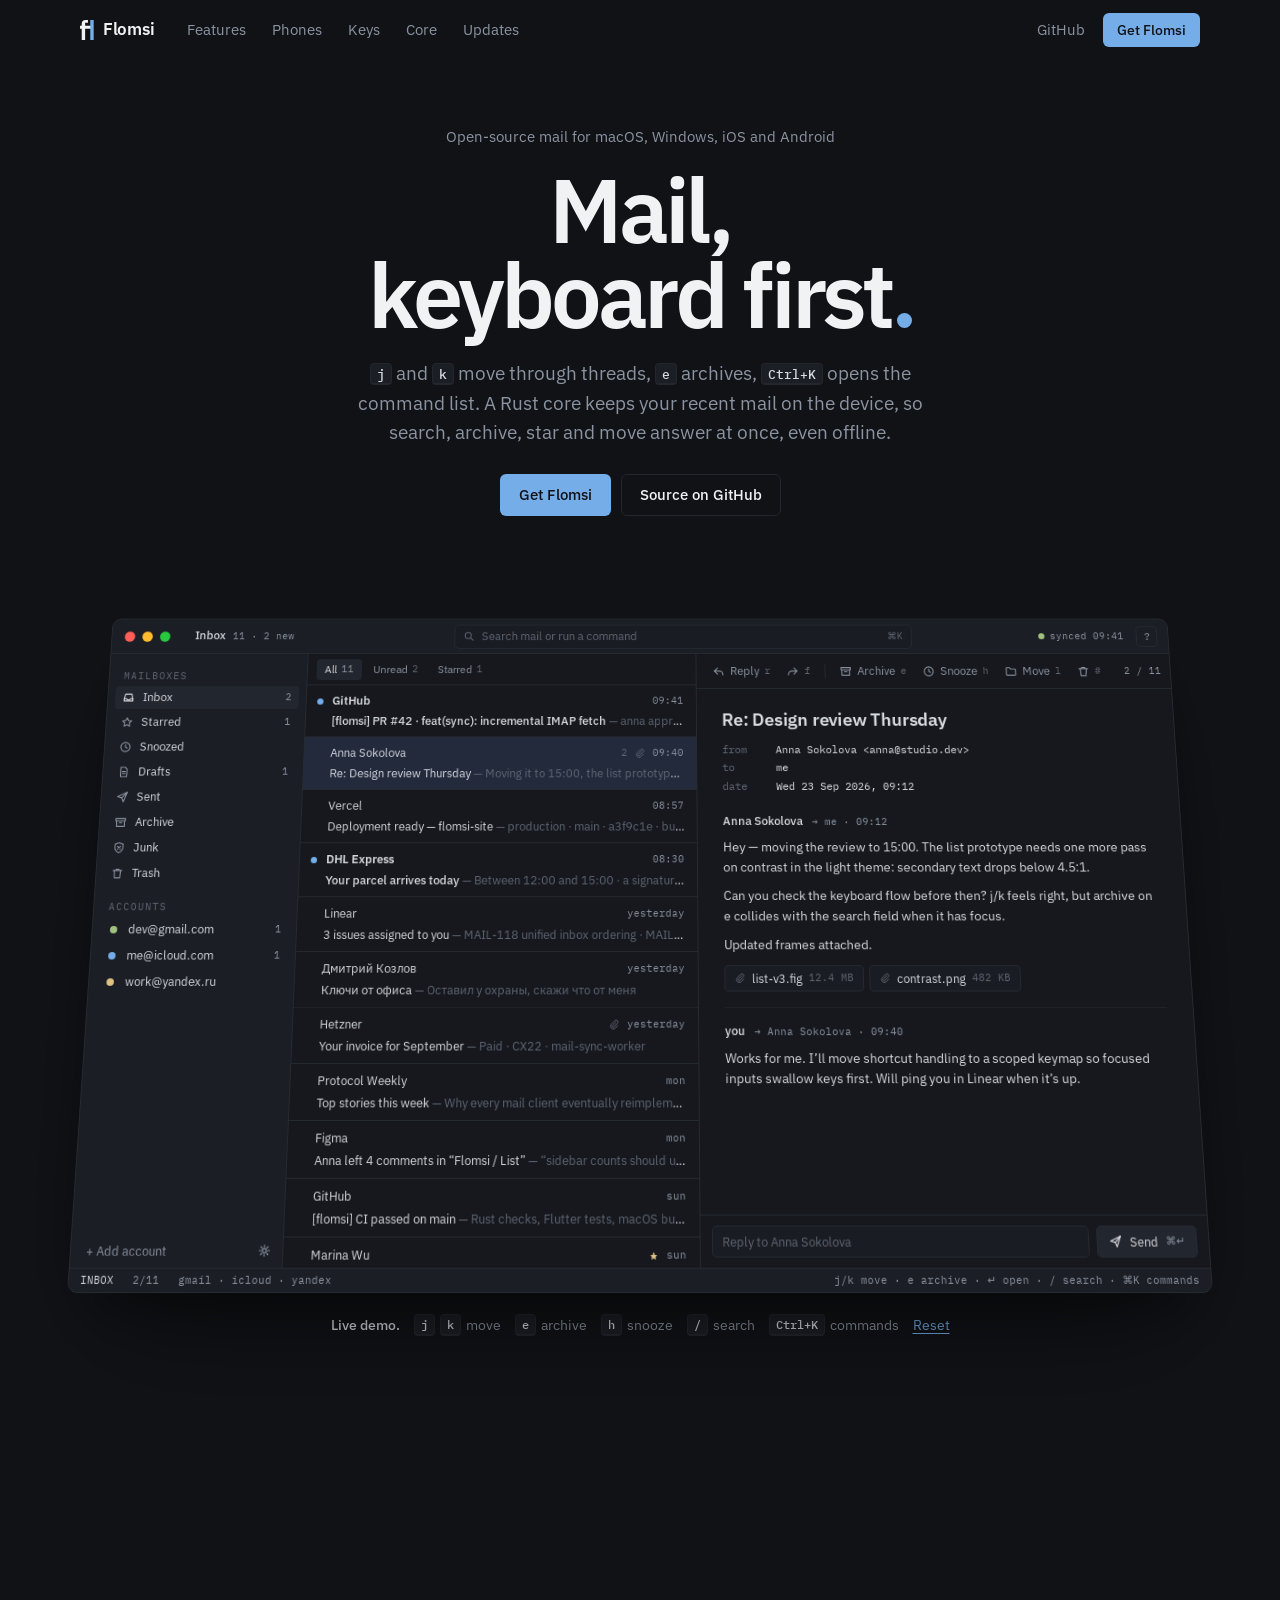
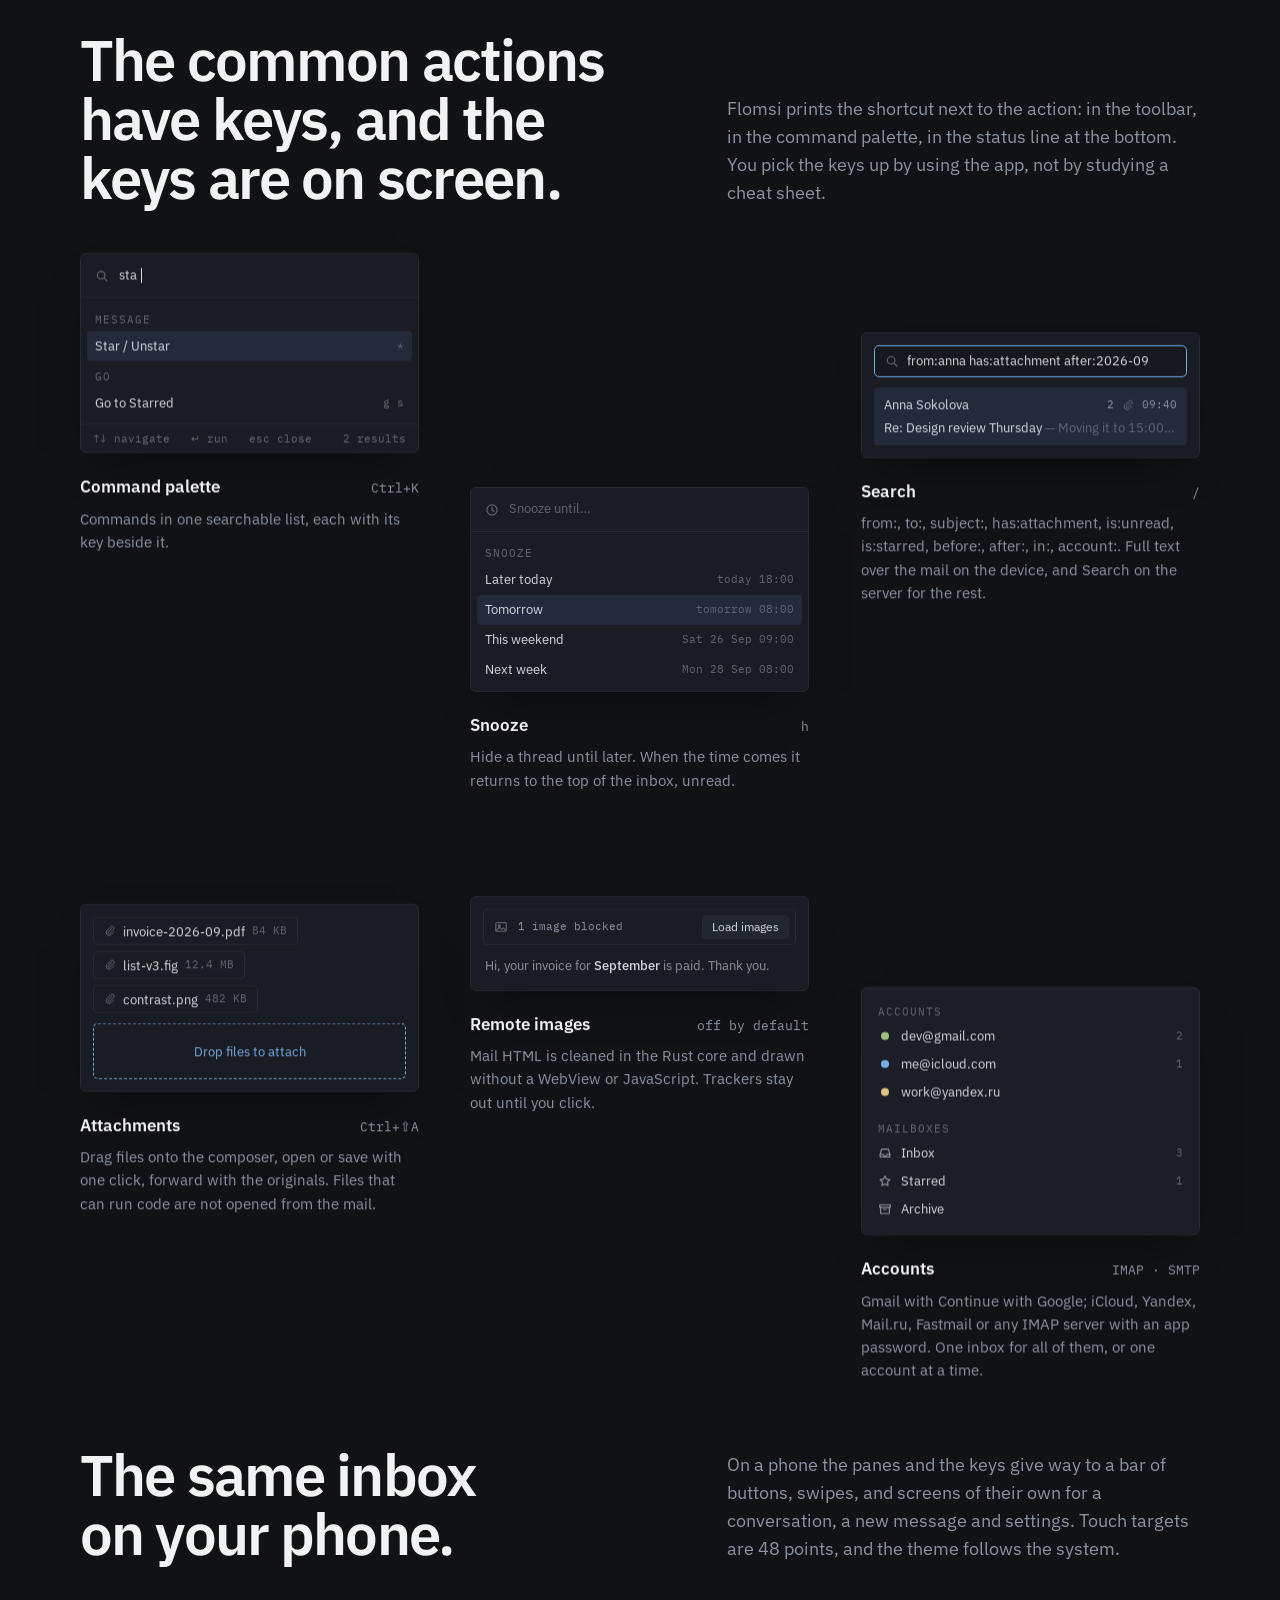
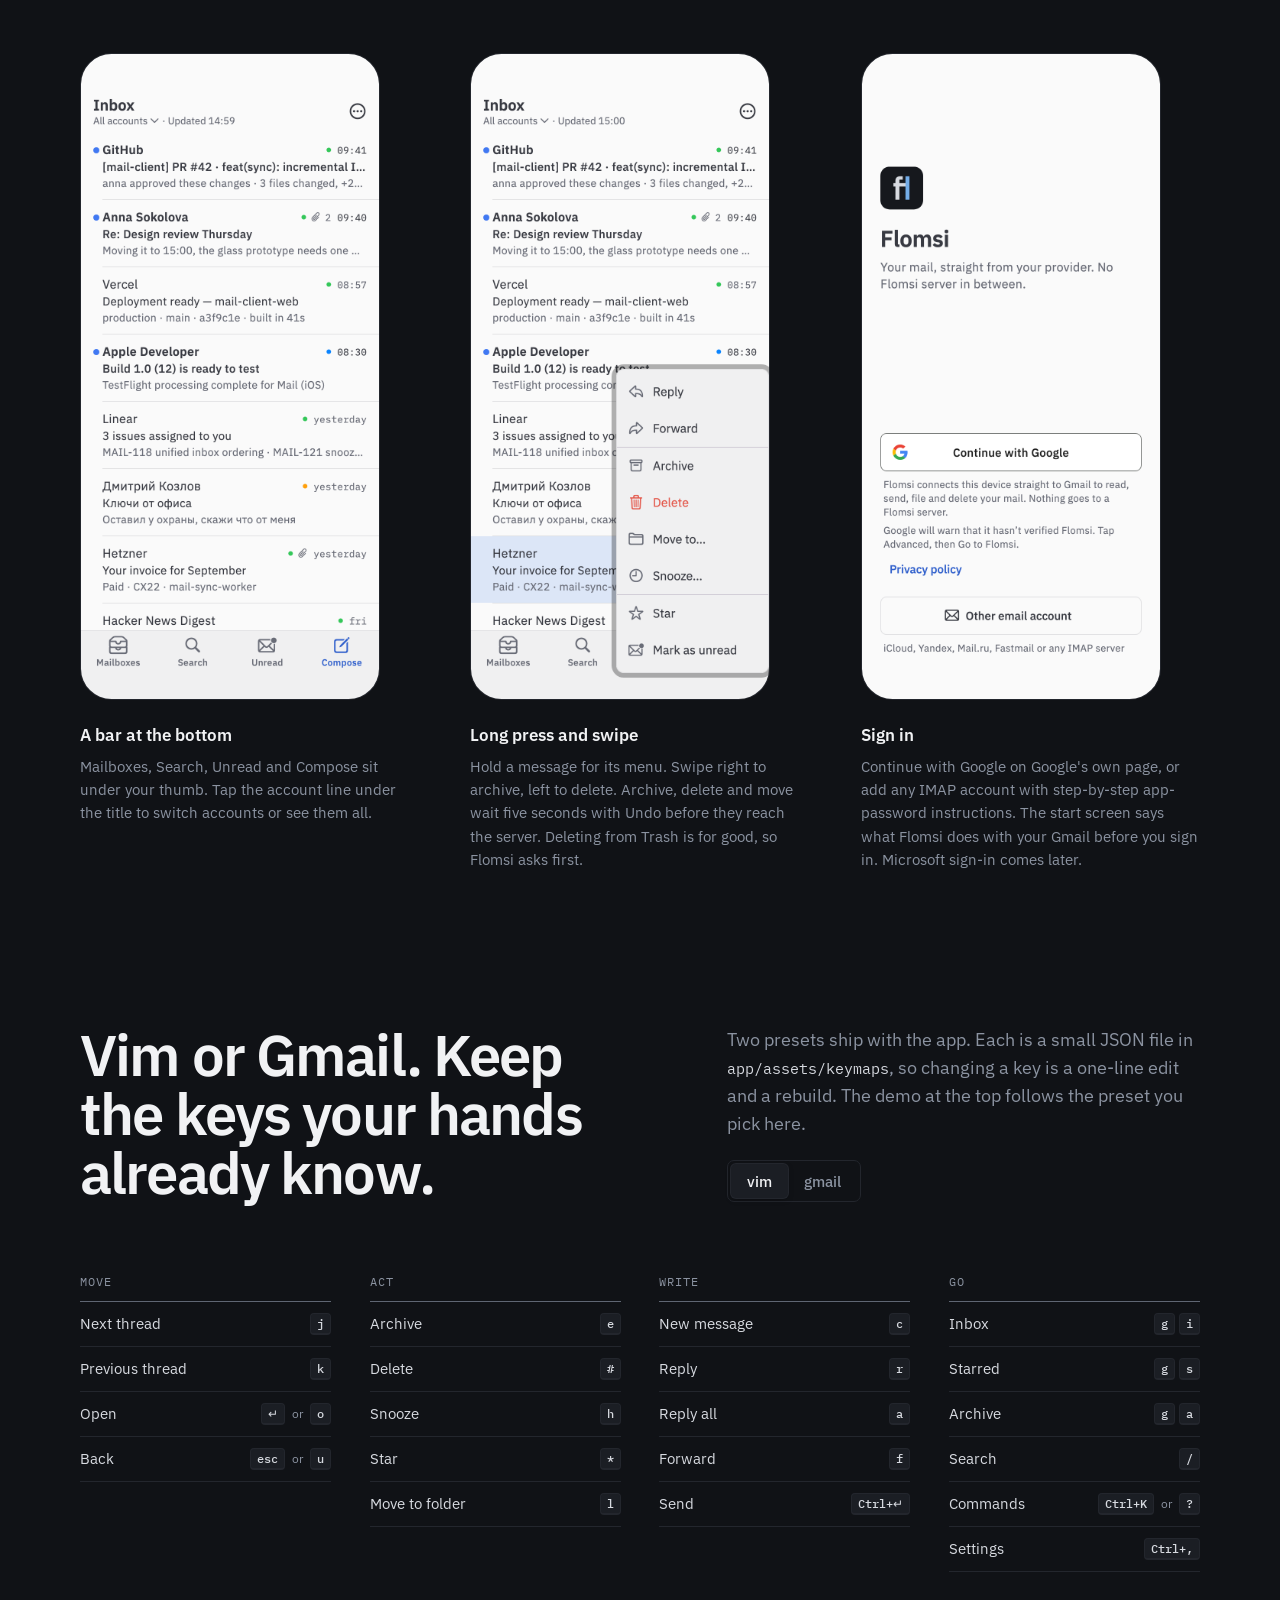
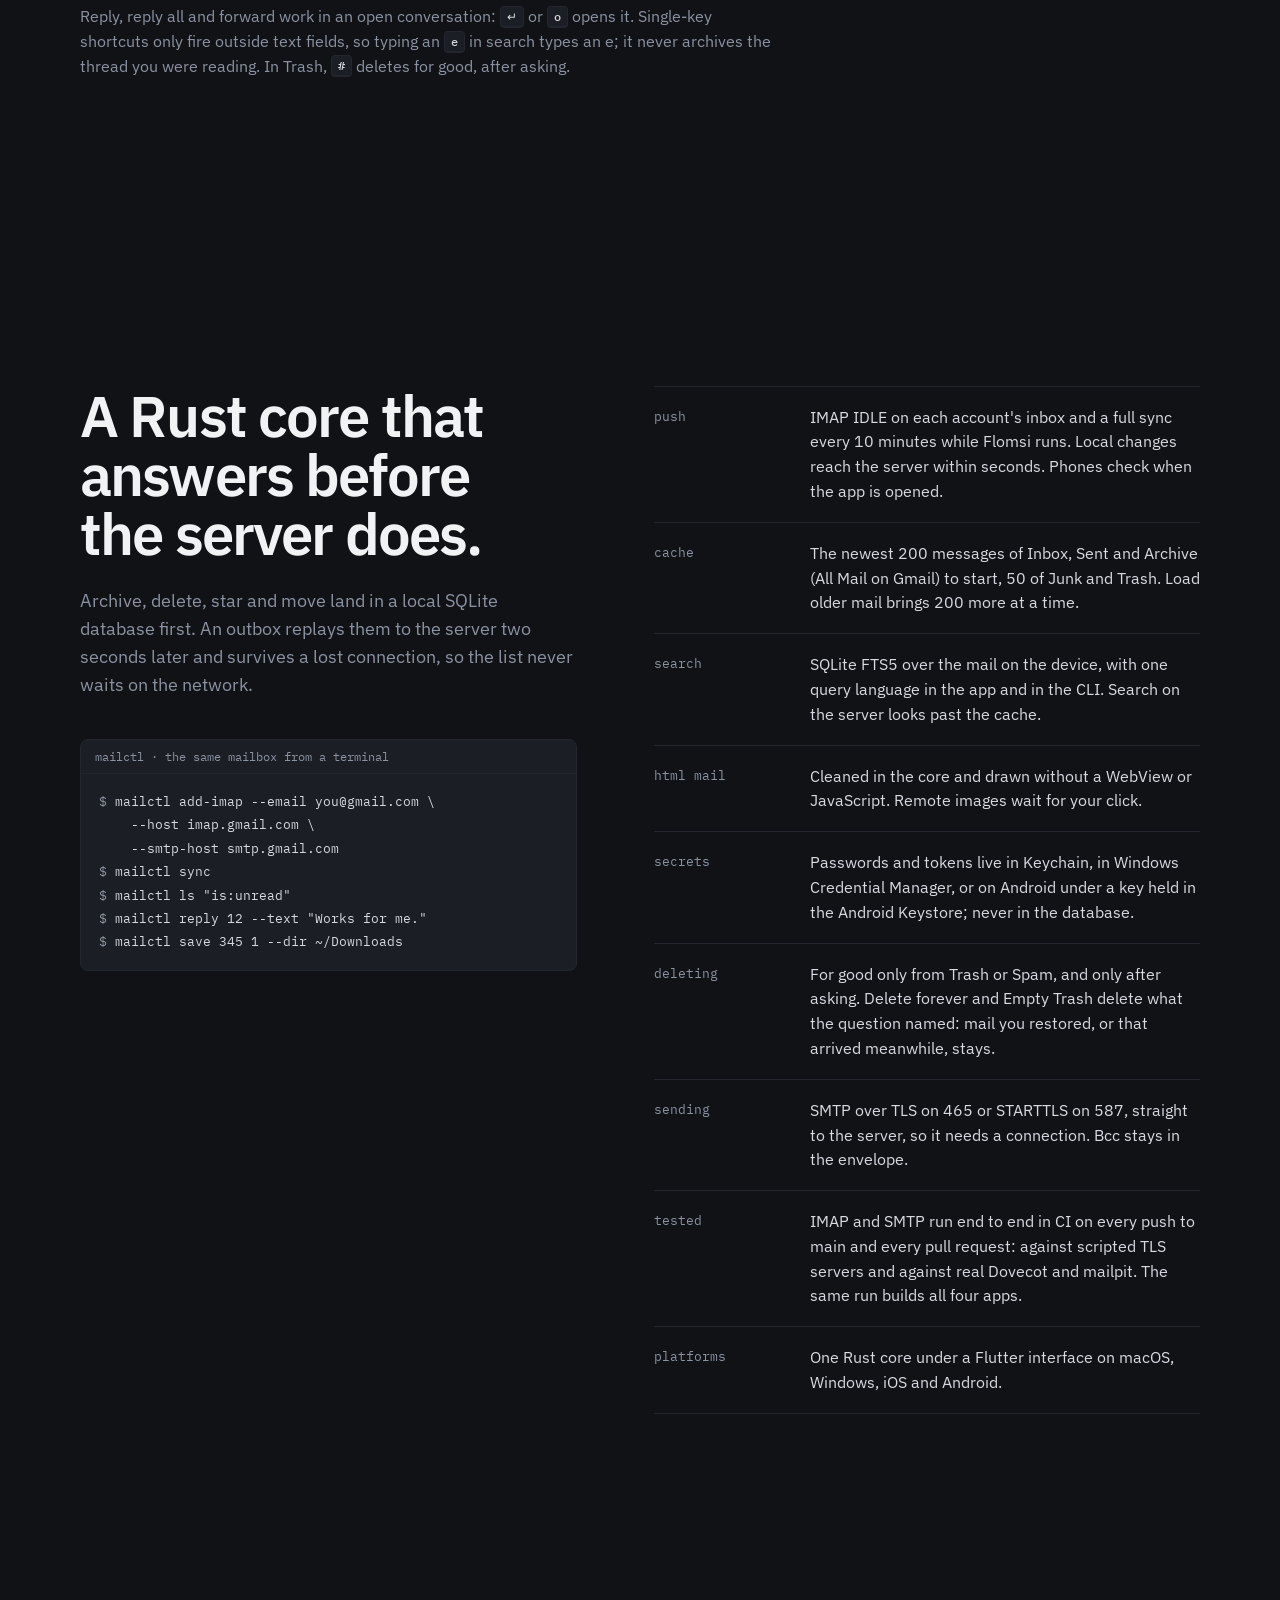
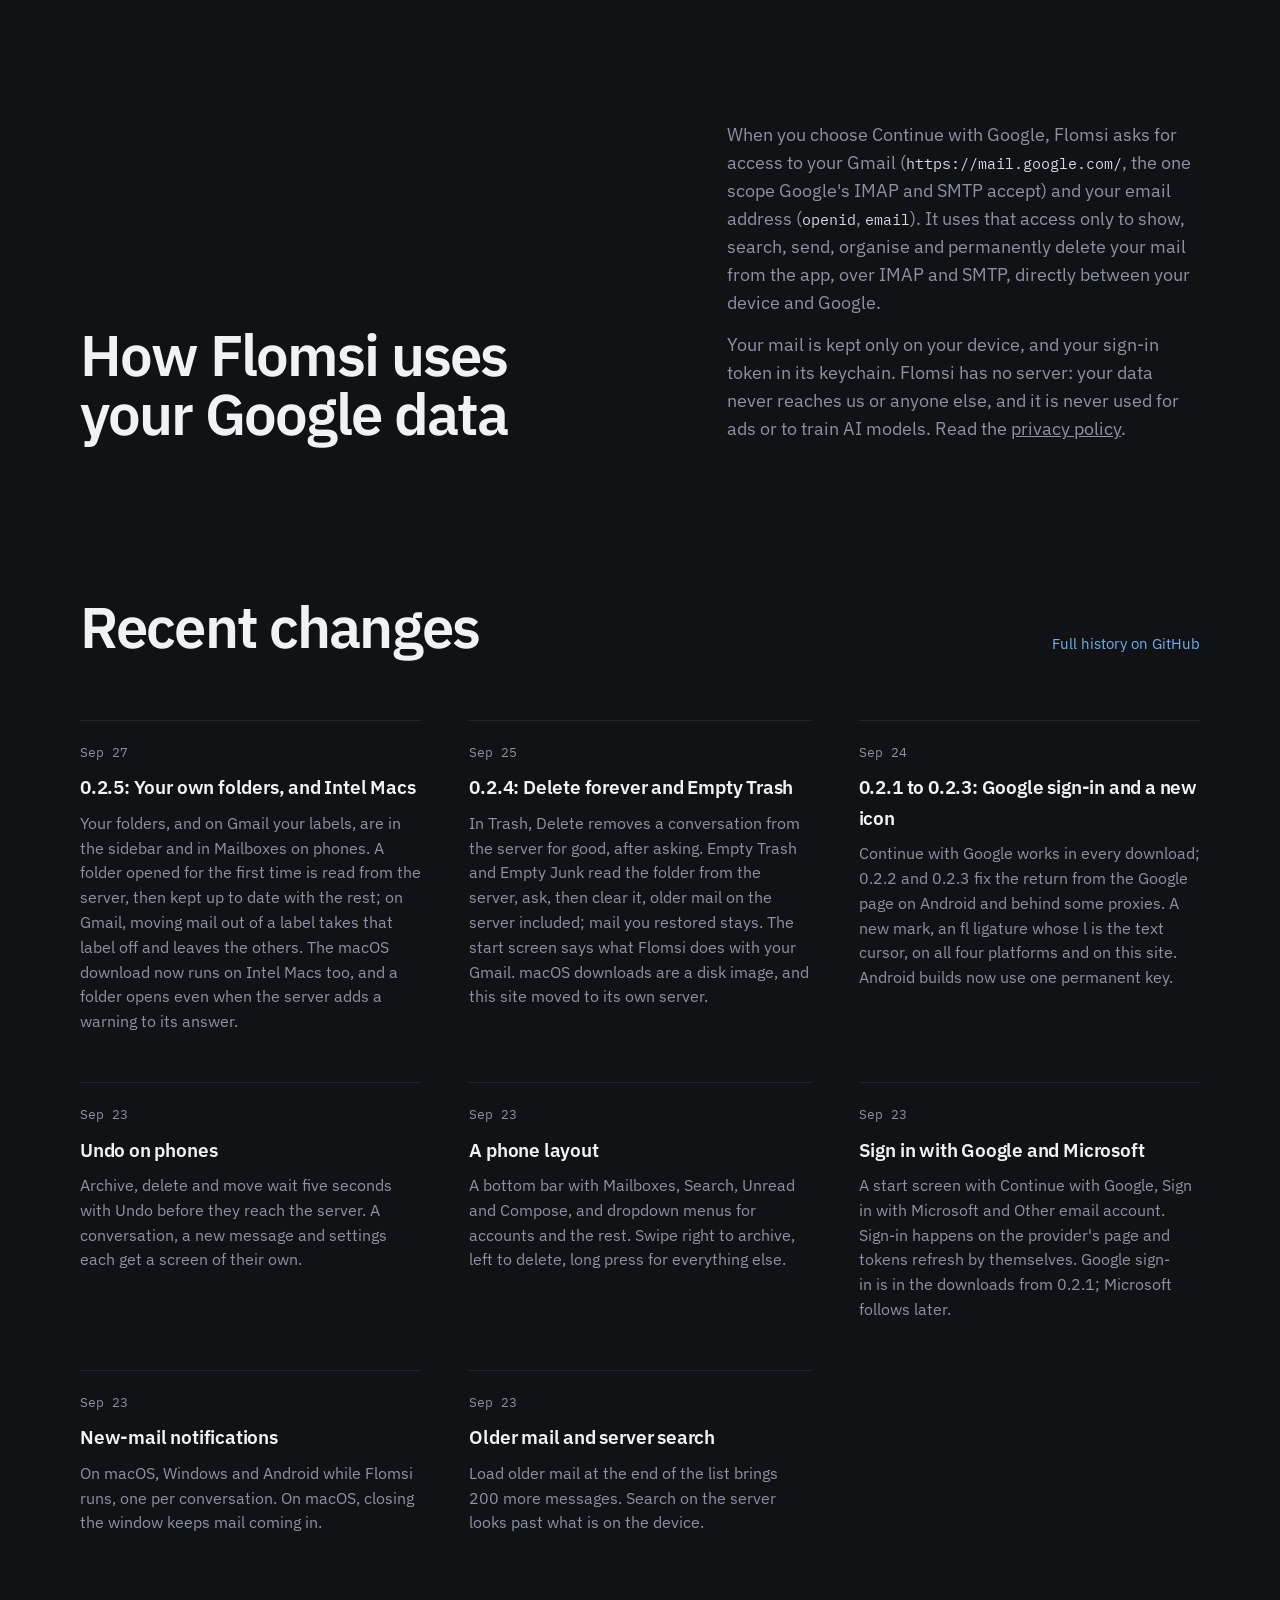
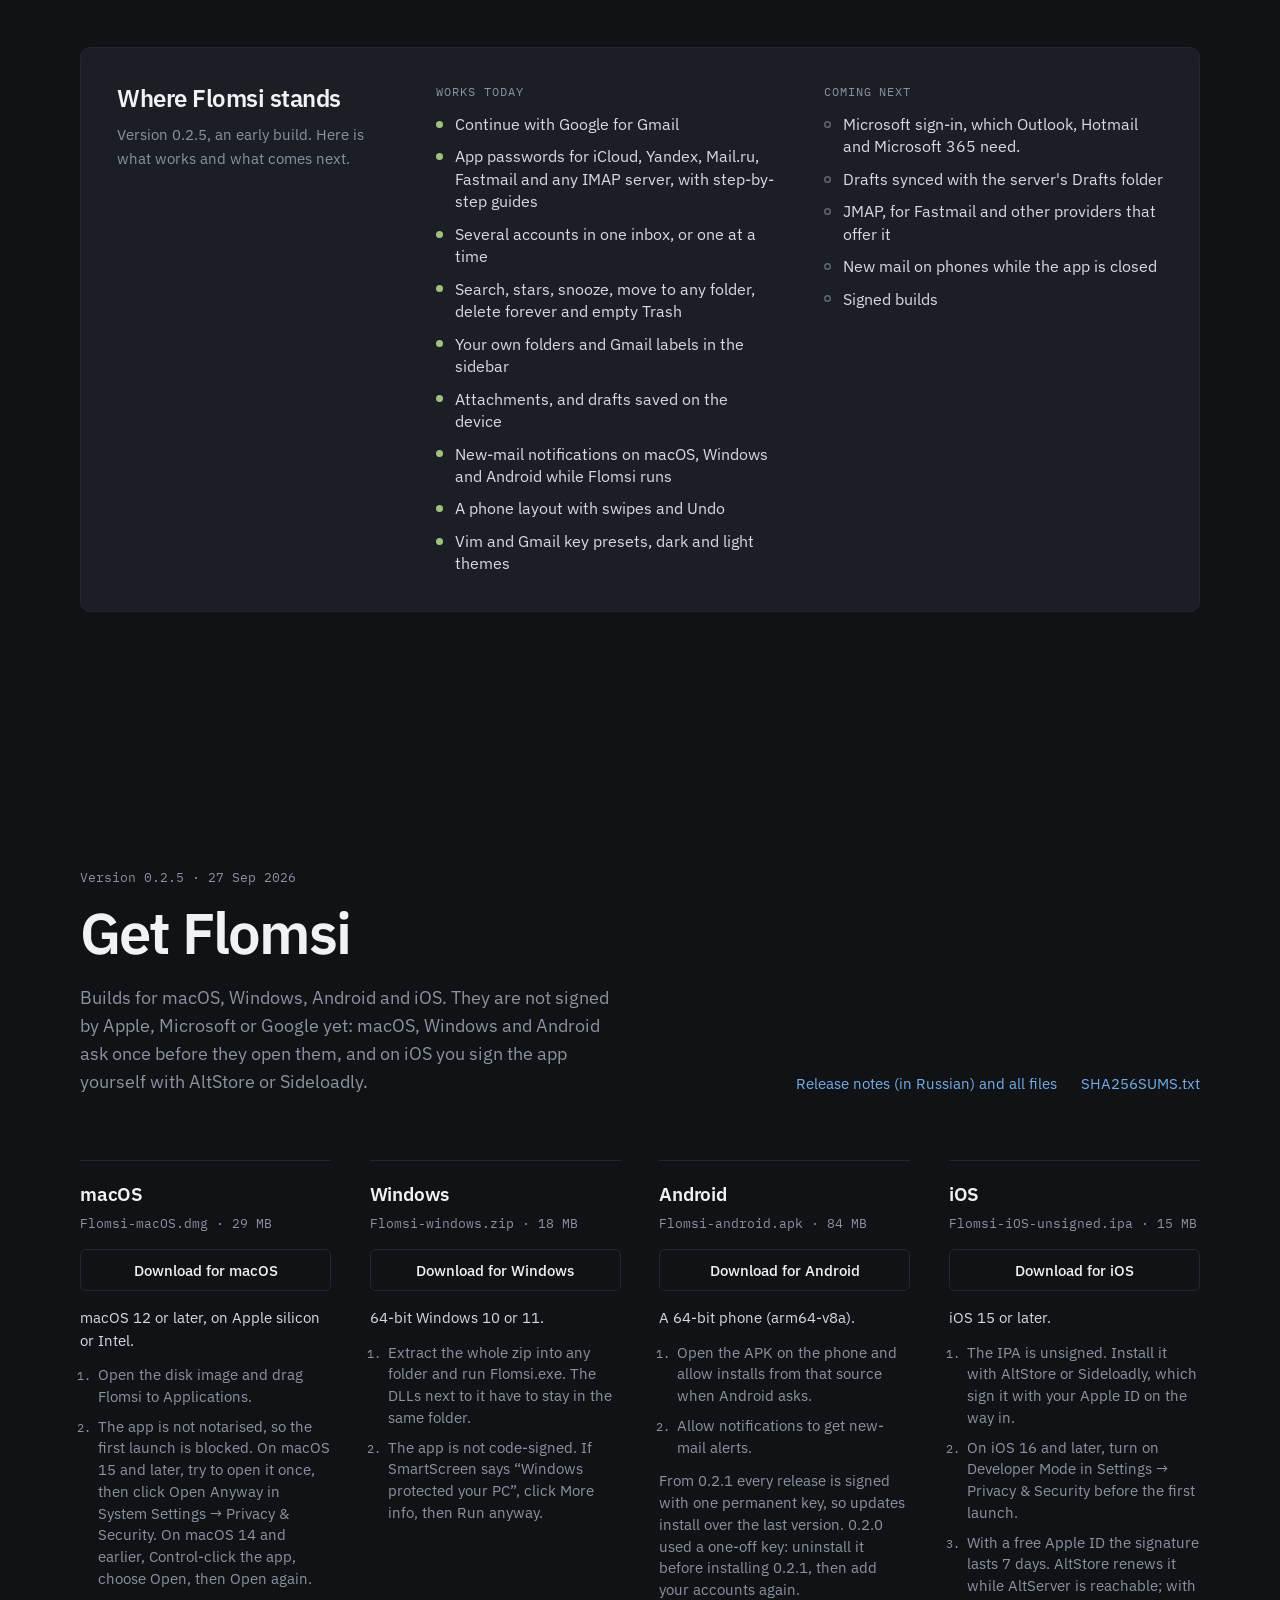
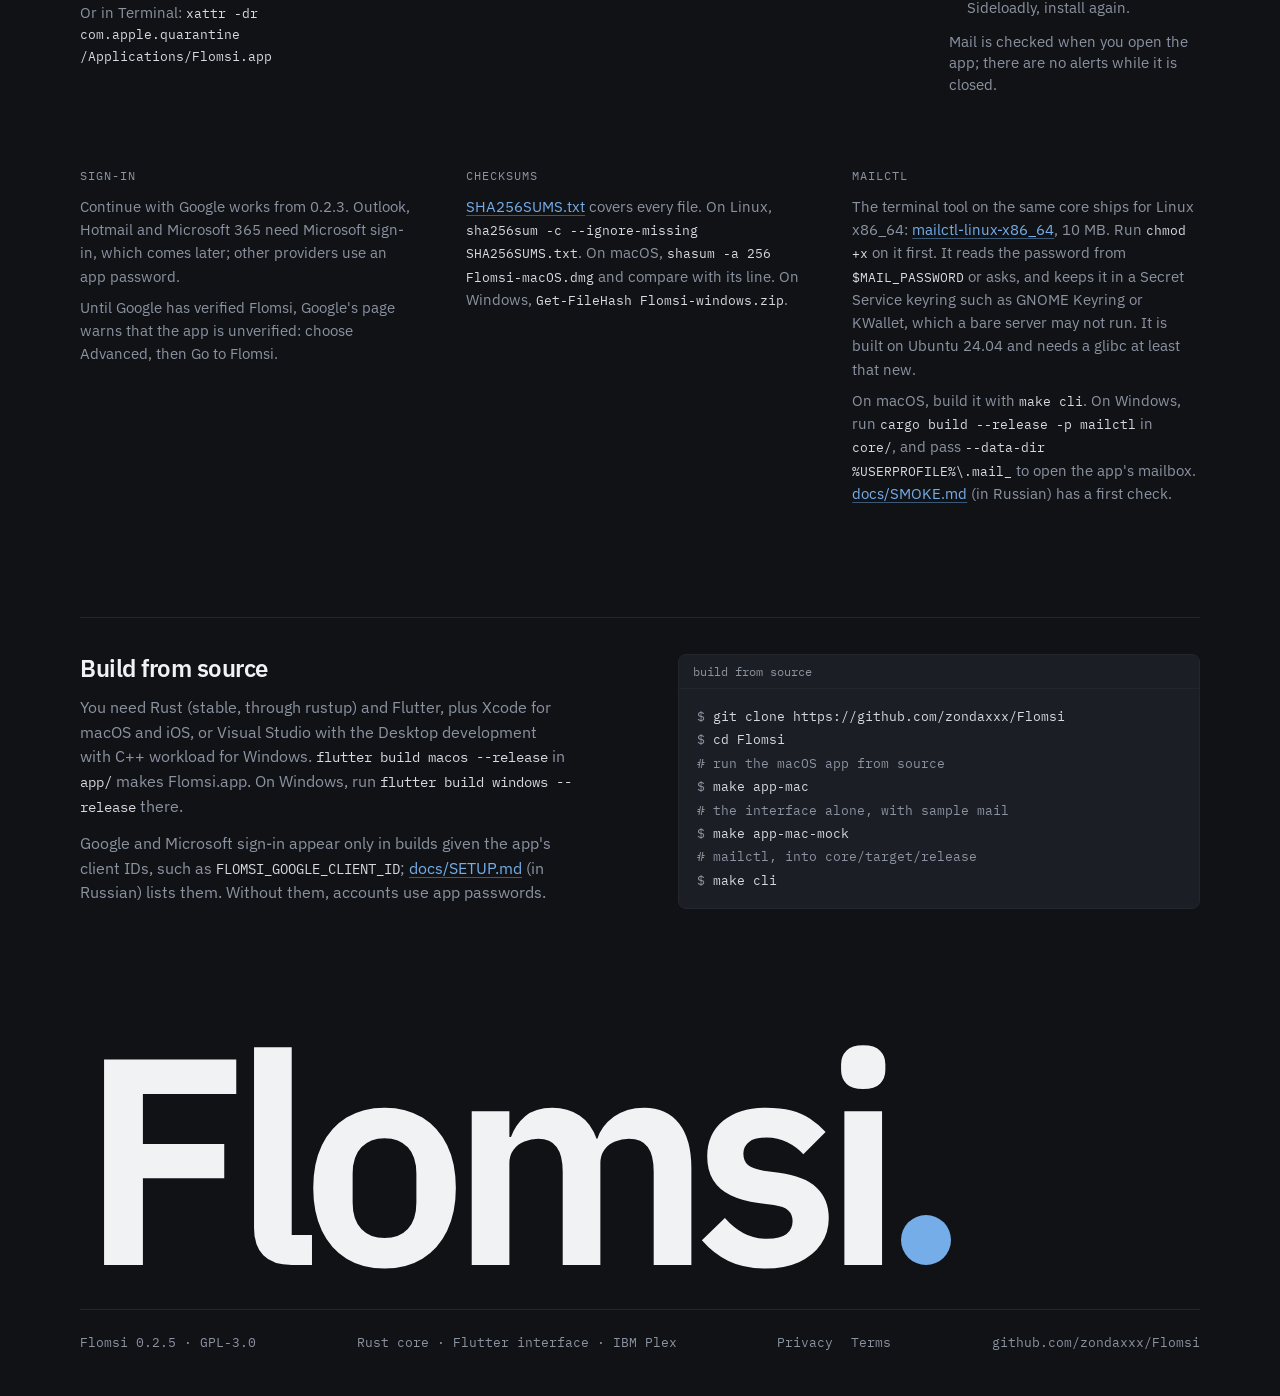
<file: site/index.html>
<!doctype html>
<html lang="en">
<head>
<meta charset="utf-8">
<!-- Holds the privacy page to its word: nothing loads from other sites, and the page sends nothing anywhere. -->
<meta http-equiv="Content-Security-Policy" content="default-src 'self'; script-src 'self' 'unsafe-inline'; style-src 'self' 'unsafe-inline'; img-src 'self' data:; connect-src 'none'; object-src 'none'; base-uri 'none'; form-action 'none'">
<meta name="viewport" content="width=device-width, initial-scale=1, viewport-fit=cover">
<title>Flomsi · Mail, keyboard first</title>
<script>document.documentElement.classList.add('js')</script>
<meta name="description" content="Flomsi is an open-source, keyboard-first mail client for macOS, Windows, iOS and Android. A Rust core keeps your recent mail on the device.">
<link rel="canonical" href="https://flomsi.nz/">
<!-- The page opens on the dark hero in either scheme; the script follows the section tone from there. -->
<meta name="theme-color" content="#101216" media="(prefers-color-scheme: dark)">
<meta name="theme-color" content="#101216" media="(prefers-color-scheme: light)">
<meta property="og:type" content="website">
<meta property="og:site_name" content="Flomsi">
<meta property="og:title" content="Flomsi · Mail, keyboard first">
<meta property="og:description" content="An open-source, keyboard-first mail client for macOS, Windows, iOS and Android.">
<meta property="og:url" content="https://flomsi.nz/">
<meta property="og:image" content="https://flomsi.nz/og.png">
<meta property="og:image:width" content="1200">
<meta property="og:image:height" content="630">
<meta property="og:image:alt" content="Flomsi, mail keyboard first, next to its inbox on a phone.">
<meta name="twitter:card" content="summary_large_image">
<link rel="icon" href="favicon.ico" sizes="32x32">
<link rel="icon" href="favicon.svg" type="image/svg+xml">
<link rel="apple-touch-icon" href="apple-touch-icon.png">
<link rel="preload" href="fonts/IBMPlexSans-Variable.woff2" as="font" type="font/woff2" crossorigin>
<style>
/* IBM Plex, served from this site (SIL OFL 1.1, fonts/OFL.txt): no third-party requests.
   Plex has no ⌘ ⇧ ↵, so both stacks keep system fonts behind it. */
@font-face{font-family:"IBM Plex Sans";src:url(fonts/IBMPlexSans-Variable.woff2) format("woff2");font-weight:400 700;font-style:normal;font-display:swap}
@font-face{font-family:"IBM Plex Mono";src:url(fonts/IBMPlexMono-Regular.woff2) format("woff2");font-weight:400;font-style:normal;font-display:swap}
@font-face{font-family:"IBM Plex Mono";src:url(fonts/IBMPlexMono-Medium.woff2) format("woff2");font-weight:500;font-style:normal;font-display:swap}
:root{--sans:"IBM Plex Sans",system-ui,-apple-system,"Segoe UI",Roboto,sans-serif;--mono:"IBM Plex Mono",ui-monospace,"SF Mono",Menlo,Consolas,monospace}

/* Tokens. Page: One Dark / One Light grounds. App: the exact Scheme from app/lib/theme/tokens.dart.
   Registered so the whole page can ease between the two palettes as sections change tone. */
@property --page{syntax:'<color>';inherits:true;initial-value:#101216}
@property --page2{syntax:'<color>';inherits:true;initial-value:#16181d}
@property --surface{syntax:'<color>';inherits:true;initial-value:#1b1e24}
@property --ink{syntax:'<color>';inherits:true;initial-value:#d7dae0}
@property --ink-strong{syntax:'<color>';inherits:true;initial-value:#f1f2f4}
@property --ink2{syntax:'<color>';inherits:true;initial-value:#8b93a1}
@property --ink3{syntax:'<color>';inherits:true;initial-value:#5f6673}
@property --line{syntax:'<color>';inherits:true;initial-value:#23262d}
@property --accent{syntax:'<color>';inherits:true;initial-value:#74ade8}
@property --accent2{syntax:'<color>';inherits:true;initial-value:#8fbdee}
@property --accent-ink{syntax:'<color>';inherits:true;initial-value:#0f1216}
@property --shade{syntax:'<color>';inherits:true;initial-value:rgba(0,0,0,.55)}
@property --scrim{syntax:'<color>';inherits:true;initial-value:rgba(0,0,0,.35)}
@property --bg{syntax:'<color>';inherits:true;initial-value:#16181d}
@property --bg2{syntax:'<color>';inherits:true;initial-value:#1b1e24}
@property --panel{syntax:'<color>';inherits:true;initial-value:#191c22}
@property --raised{syntax:'<color>';inherits:true;initial-value:#22262e}
@property --hover{syntax:'<color>';inherits:true;initial-value:#1c1f26}
@property --sel{syntax:'<color>';inherits:true;initial-value:#232a3c}
@property --border{syntax:'<color>';inherits:true;initial-value:#262a31}
@property --fg{syntax:'<color>';inherits:true;initial-value:#d7dae0}
@property --fg2{syntax:'<color>';inherits:true;initial-value:#8b93a1}
@property --fg3{syntax:'<color>';inherits:true;initial-value:#5f6673}
@property --blue{syntax:'<color>';inherits:true;initial-value:#74ade8}
@property --green{syntax:'<color>';inherits:true;initial-value:#a1c181}
@property --yellow{syntax:'<color>';inherits:true;initial-value:#dfc184}
@property --red{syntax:'<color>';inherits:true;initial-value:#d07277}
@property --purple{syntax:'<color>';inherits:true;initial-value:#b477cf}
@property --cyan{syntax:'<color>';inherits:true;initial-value:#6fb3c9}

:root{color-scheme:dark}
body{
  --page:#101216;--page2:#16181d;--surface:#1b1e24;--ink:#d7dae0;--ink-strong:#f1f2f4;--ink2:#8b93a1;--ink3:#5f6673;
  --line:#23262d;--accent:#74ade8;--accent2:#8fbdee;--accent-ink:#0f1216;--shade:rgba(0,0,0,.55);--scrim:rgba(0,0,0,.35);
  --bg:#16181d;--bg2:#1b1e24;--panel:#191c22;--raised:#22262e;--hover:#1c1f26;--sel:#232a3c;--border:#262a31;
  --fg:#d7dae0;--fg2:#8b93a1;--fg3:#5f6673;--blue:#74ade8;--green:#a1c181;--yellow:#dfc184;--red:#d07277;--purple:#b477cf;--cyan:#6fb3c9;
  --ease:cubic-bezier(.215,.61,.355,1);
  margin:0;background:var(--page);color:var(--ink);
  font:400 16px/1.6 var(--sans);
  -webkit-font-smoothing:antialiased;text-rendering:optimizeLegibility;
  transition-property:--page,--page2,--surface,--ink,--ink-strong,--ink2,--ink3,--line,--accent,--accent2,--accent-ink,--shade,--scrim,--bg,--bg2,--panel,--raised,--hover,--sel,--border,--fg,--fg2,--fg3,--blue,--green,--yellow,--red,--purple,--cyan;
  transition-duration:.6s;transition-timing-function:var(--ease);
}
/* The page's light accent is one step darker than the app's blue (--blue stays #4078f2), so link text
   on the page and white on a primary button both reach 4.5:1. --ink3 is for rules and markers only. */
body[data-tone="light"]{
  --page:#f5f5f6;--page2:#ececee;--surface:#ffffff;--ink:#383a42;--ink-strong:#1d1f25;--ink2:#61646f;--ink3:#9a9ca4;
  --line:#e1e1e3;--accent:#2f66e0;--accent2:#2a5fd6;--accent-ink:#ffffff;--shade:rgba(40,44,56,.2);--scrim:rgba(40,44,56,.12);
  --bg:#fafafa;--bg2:#f0f0f1;--panel:#ffffff;--raised:#e5e5e6;--hover:#f2f2f3;--sel:#dce6f7;--border:#e1e1e3;
  --fg:#383a42;--fg2:#696c77;--fg3:#a0a1a7;--blue:#4078f2;--green:#50a14f;--yellow:#c18401;--red:#e45649;--purple:#a626a4;--cyan:#0184bc;
}
body[data-tone="light"]{color-scheme:light}
/* The demo window can be pinned to one theme from its own command palette. */
.win[data-force="dark"]{--bg:#16181d;--bg2:#1b1e24;--panel:#191c22;--raised:#22262e;--hover:#1c1f26;--sel:#232a3c;--border:#262a31;--fg:#d7dae0;--fg2:#8b93a1;--fg3:#5f6673;--blue:#74ade8;--green:#a1c181;--yellow:#dfc184;--red:#d07277;--purple:#b477cf;--cyan:#6fb3c9;--shade:rgba(0,0,0,.55);--scrim:rgba(0,0,0,.35)}
.win[data-force="light"]{--bg:#fafafa;--bg2:#f0f0f1;--panel:#ffffff;--raised:#e5e5e6;--hover:#f2f2f3;--sel:#dce6f7;--border:#e1e1e3;--fg:#383a42;--fg2:#696c77;--fg3:#a0a1a7;--blue:#4078f2;--green:#50a14f;--yellow:#c18401;--red:#e45649;--purple:#a626a4;--cyan:#0184bc;--shade:rgba(40,44,56,.2);--scrim:rgba(40,44,56,.12)}

*,*::before,*::after{box-sizing:border-box}
/* Anchors and focus stop below the sticky nav. Smooth only once something has focus (a clicked nav link),
   so arriving from another page at /#get jumps straight there instead of scrolling the whole page. */
html{scroll-padding-top:64px}
html:focus-within{scroll-behavior:smooth}
.mono{font-family:var(--mono);font-variant-numeric:tabular-nums}
a{color:inherit}
:focus-visible{outline:2px solid var(--accent);outline-offset:2px}
.wrap{max-width:1200px;margin-inline:auto;padding-inline:clamp(16px,4vw,40px)}
.skip{position:absolute;left:12px;top:-60px;z-index:60;padding:8px 12px;border:1px solid var(--line);border-radius:6px;background:var(--surface);color:var(--ink-strong);font-size:14.5px;text-decoration:none}
.skip:focus{top:10px}
/* Without scripts the demo window would stand empty and the preset toggle would do nothing. */
html:not(.js) .stage,html:not(.js) .seg{display:none}
kbd{font:500 12px/1 var(--mono);display:inline-block;min-width:1.7em;text-align:center;padding:4px 6px 3px;border:1px solid var(--line);border-bottom-width:2px;border-radius:4px;background:var(--surface);color:var(--ink);vertical-align:.1em}
.ic{width:14px;height:14px;flex:none;fill:none;stroke:currentColor;stroke-width:1.3;stroke-linecap:round;stroke-linejoin:round}

/* ---------- Nav ---------- */
.nav{position:sticky;top:env(safe-area-inset-top,0px);z-index:40;background:var(--page);border-bottom:1px solid transparent;transition:border-color .2s}
.nav.scrolled{border-bottom-color:var(--line)}
.nav .wrap{height:60px;display:flex;align-items:center;gap:32px}
.logo{display:flex;align-items:center;gap:9px;font-weight:600;font-size:17px;letter-spacing:-.01em;color:var(--ink-strong);text-decoration:none}
.logo svg{width:13.7px;height:20px}
.nav-links{display:flex;gap:26px;font-size:14.5px}
.nav-links a{color:var(--ink2);text-decoration:none;transition:color .15s}
.nav-links a:hover{color:var(--ink-strong)}
.nav-end{margin-left:auto;display:flex;align-items:center;gap:18px;font-size:14.5px}
.nav-end .gh{color:var(--ink2);text-decoration:none}
.nav-end .gh:hover{color:var(--ink-strong)}
.btn{display:inline-flex;align-items:center;justify-content:center;gap:8px;height:42px;padding:0 18px;border-radius:6px;border:1px solid transparent;font:500 15px/1 var(--sans);text-decoration:none;cursor:pointer;transition:background-color .15s,border-color .15s,color .15s;white-space:nowrap}
.btn-p{background:var(--accent);color:var(--accent-ink)}
.btn-p:hover{background:var(--accent2)}
.btn-s{border-color:var(--line);color:var(--ink-strong);background:transparent}
.btn-s:hover{background:var(--page2)}
.btn-sm{height:34px;padding:0 13px;font-size:14px}
@media (max-width:820px){.nav-links,.nav-end .gh{display:none}}

/* ---------- Hero ---------- */
.hero{padding-top:clamp(36px,5vw,64px);overflow-x:clip;text-align:center}
.eyebrow{margin:0 0 18px;font-size:15px;color:var(--ink2);text-wrap:balance}
h1{margin:0;font-weight:600;font-size:clamp(44px,7vw,96px);line-height:.95;letter-spacing:-.045em;color:var(--ink-strong);text-wrap:balance}
h1 span{display:block}
.dot{display:inline-block;width:.17em;height:.17em;border-radius:50%;background:var(--accent);margin-left:.05em}
.lede{max-width:38rem;margin:22px auto 0;font-size:clamp(17px,1.5vw,19px);line-height:1.55;color:var(--ink2);text-wrap:pretty}
.lede kbd{font-size:12.5px}
.ctas{display:flex;justify-content:center;gap:10px;flex-wrap:wrap;margin-top:26px}
.rise{animation:rise .7s var(--ease) both}
.rise.d1{animation-delay:.06s}.rise.d2{animation-delay:.12s}.rise.d3{animation-delay:.18s}.rise.d4{animation-delay:.26s}
@keyframes rise{from{opacity:.3;transform:translateY(14px)}}

.stage{max-width:1240px;margin:clamp(36px,4.5vw,56px) auto 0;padding-inline:clamp(16px,2vw,20px);perspective:1800px;perspective-origin:50% 0}
.tilt{transform-origin:50% 100%;transform:rotateX(var(--tilt,0deg)) scale(var(--sc,1));will-change:transform}
.frame{position:relative;height:calc(720px * var(--k,1))}
.demo-hint{margin:22px auto 0;padding-bottom:clamp(88px,11vw,140px);font-size:14px;color:var(--ink2);display:flex;flex-wrap:wrap;justify-content:center;align-items:center;gap:6px 14px}
.demo-hint .grp{display:inline-flex;align-items:center;gap:5px;white-space:nowrap}
.demo-hint b{font-weight:500;color:var(--ink)}
.linkbtn{background:none;border:0;padding:0;font:inherit;color:var(--accent);cursor:pointer;text-decoration:underline;text-underline-offset:3px}

/* ---------- The app window (F1 · Editor) ---------- */
.win{position:absolute;left:0;top:0;width:1200px;height:720px;transform-origin:0 0;transform:scale(var(--k,1));
  display:flex;flex-direction:column;overflow:hidden;border-radius:10px;background:var(--bg);color:var(--fg);
  font:400 13px/1.45 var(--sans);text-align:left;
  box-shadow:0 0 0 1px var(--border),0 60px 120px -40px var(--shade),0 30px 60px -30px var(--shade)}
.win .mono{font-size:11px;color:var(--fg2)}
.win button{font:inherit;color:inherit}
.topbar{height:40px;flex:none;display:flex;align-items:center;padding:0 12px 0 14px;background:var(--bg2);border-bottom:1px solid var(--border)}
.lights{display:flex;gap:8px;width:66px;margin-right:14px}
.lights i{width:12px;height:12px;border-radius:50%;background:#ff5f57;box-shadow:inset 0 0 0 .5px rgba(0,0,0,.18)}
.lights i:nth-child(2){background:#febc2e}.lights i:nth-child(3){background:#28c840}
.ttl{width:150px;display:flex;align-items:baseline;gap:8px;white-space:nowrap;overflow:hidden}
.ttl b{font-weight:500;overflow:hidden;text-overflow:ellipsis}
.search{margin-inline:auto;width:520px;height:28px;display:flex;align-items:center;gap:8px;padding:0 9px;background:var(--panel);border:1px solid var(--border);border-radius:5px;color:var(--fg3);transition:border-color .12s}
.search:focus-within{border-color:var(--blue)}
.search .ic{width:13px;height:13px}
.search input,.qr input,.pin input{flex:1;min-width:0;background:none;border:0;outline:0;padding:0;font:400 13px var(--sans);color:var(--fg)}
.search input::placeholder,.qr input::placeholder,.pin input::placeholder{color:var(--fg3)}
.search .mono{font-size:10.5px;color:var(--fg3)}
.sync{display:flex;align-items:center;gap:6px}
.sync i{width:7px;height:7px;border-radius:50%;background:var(--green)}
.sync i.pulse{animation:pulse .7s ease-in-out 4 alternate}
@keyframes pulse{to{opacity:.25}}
.qbtn{margin-left:8px;width:24px;height:24px;display:grid;place-items:center;border:1px solid var(--border);border-radius:4px;background:none;cursor:pointer;font:400 12px var(--mono)!important;color:var(--fg2)!important}
.qbtn:hover{background:var(--raised)}
.panes{flex:1;min-height:0;display:flex}
.side{width:224px;flex:none;display:flex;flex-direction:column;background:var(--bg2);border-right:1px solid var(--border)}
.side-list{flex:1;overflow:hidden;padding:4px 8px 8px}
.sec{padding:14px 8px 4px;font:400 10.5px/1.45 var(--mono);letter-spacing:1px;text-transform:uppercase;color:var(--fg3)}
.srow{height:26px;margin-bottom:2px;padding:0 8px;display:flex;align-items:center;gap:9px;border-radius:4px;cursor:pointer;transition:background-color .12s var(--ease)}
.srow:hover{background:var(--hover)}
.srow.on{background:var(--raised)}
.srow .lead{width:14px;display:grid;place-items:center;color:var(--fg2)}
.srow.on .lead{color:var(--fg)}
.srow .lbl{flex:1;min-width:0;overflow:hidden;text-overflow:ellipsis;white-space:nowrap}
.acc-dot{width:8px;height:8px;border-radius:50%}
.side-foot{height:34px;display:flex;align-items:center;justify-content:space-between;padding:0 12px 0 16px;font-size:12.5px;color:var(--fg2)}
.list{width:440px;flex:none;display:flex;flex-direction:column;border-right:1px solid var(--border)}
.filters{height:36px;flex:none;display:flex;align-items:center;padding:0 10px;border-bottom:1px solid var(--border)}
.chip{height:24px;margin-right:4px;padding:0 9px;display:flex;align-items:center;gap:5px;border:0;border-radius:4px;background:none;cursor:pointer;font-size:12px!important;color:var(--fg2)!important;transition:background-color .12s var(--ease)}
.chip:hover{background:var(--hover)}
.chip.on{background:var(--raised);color:var(--fg)!important}
.chip .mono{color:var(--fg3)}
.chip.on .mono{color:var(--fg2)}
.rows{flex:1;overflow-y:auto;scrollbar-width:none}
.rows::-webkit-scrollbar{display:none}
.row{display:flex;gap:10px;padding:9px 14px 9px 12px;border-bottom:1px solid var(--border);cursor:pointer;overflow:hidden;
  transition:background-color .12s var(--ease),height .18s var(--ease),opacity .18s var(--ease),padding .18s var(--ease)}
.row:hover{background:var(--hover)}
.row.sel{background:var(--sel)}
.row.leaving{height:0!important;padding-top:0;padding-bottom:0;opacity:0;border-bottom-width:0}
.udot{flex:none;width:7px;height:7px;margin-top:6px;border-radius:50%;background:var(--blue);transform:scale(0);transition:transform .18s cubic-bezier(.34,1.56,.64,1)}
.unread .udot{transform:scale(1)}
.rmain{flex:1;min-width:0}
.r1{display:flex;align-items:center;gap:8px}
.sender{flex:1;min-width:0;overflow:hidden;text-overflow:ellipsis;white-space:nowrap}
.unread .sender{font-weight:600}
.r1 .ic{width:12px;height:12px;color:var(--fg3)}
.r1 .star{color:var(--yellow);fill:var(--yellow);stroke:none;width:11px;height:11px}
.snz{display:inline-flex;align-items:center;gap:4px;color:var(--yellow)!important}
.snz .ic{color:var(--yellow)!important;width:11px;height:11px}
.r2{margin-top:3px;font-size:12.5px;white-space:nowrap;overflow:hidden;text-overflow:ellipsis}
.unread .subj{font-weight:500}
.snip{color:var(--fg3)}
.empty{height:100%;display:grid;place-items:center;color:var(--fg3);font-size:12.5px}
.read{flex:1;min-width:0;display:flex;flex-direction:column}
.tbar{height:40px;flex:none;display:flex;align-items:center;gap:2px;padding:0 10px;border-bottom:1px solid var(--border)}
.tb{height:28px;padding:0 8px;display:flex;align-items:center;gap:6px;border:0;border-radius:4px;background:none;cursor:pointer;font-size:12.5px!important;color:var(--fg2)!important;transition:background-color .12s var(--ease),color .12s}
.tb:hover{background:var(--raised);color:var(--fg)!important}
.tb .mono{font-size:10.5px;color:var(--fg3)}
.tb-sep{width:1px;height:16px;margin:0 6px;background:var(--border)}
.tpos{margin-left:auto}
.rbody{flex:1;overflow-y:auto;padding:22px 28px 16px;scrollbar-width:none}
.rbody::-webkit-scrollbar{display:none}
.subject{margin:0 0 12px;font-size:20px;font-weight:600;line-height:1.3;letter-spacing:-.2px;color:var(--fg)}
.meta{margin:0}
.meta div{display:flex;margin-bottom:3px;font:400 12px/1.45 var(--mono)}
.meta dt{width:60px;flex:none;color:var(--fg3)}
.meta dd{margin:0;color:var(--fg)}
.msgs{margin-top:22px}
.msg{padding-bottom:16px}
.msg+.msg{padding-top:16px;border-top:1px solid var(--border)}
.mh{display:flex;align-items:baseline;gap:10px;margin-bottom:8px}
.mh b{font-weight:500}
.mb p{margin:0 0 10px;max-width:62ch;font-size:13.5px;line-height:1.6}
.files{display:flex;flex-wrap:wrap;gap:6px;margin-top:4px}
.file{height:28px;display:inline-flex;align-items:center;gap:7px;padding:0 10px;border:1px solid var(--border);border-radius:4px;background:var(--panel);font-size:12.5px}
.file .ic{width:12px;height:12px;color:var(--fg3)}
.file .mono{color:var(--fg3)}
.blocked{display:flex;align-items:center;gap:10px;margin-bottom:14px;padding:5px 6px 5px 10px;border:1px solid var(--border);border-radius:4px}
.blocked .ic{color:var(--fg3)}
.mini-btn{margin-left:auto;height:24px;padding:0 9px;border:1px solid var(--border);border-radius:4px;background:var(--raised);cursor:pointer;font-size:12px!important}
.mini-btn:hover{border-color:var(--fg3)}
.img-ph{height:56px;margin-bottom:14px;display:grid;place-items:center;border:1px dashed var(--border);border-radius:4px;background:var(--bg2)}
.inv{margin:2px 0 12px;border-collapse:collapse;font-size:13px}
.inv th,.inv td{padding:6px 10px;border:1px solid var(--border)}
.inv th{text-align:left;font-weight:500}
.inv .num{text-align:right;font-family:var(--mono);font-size:12px}
.mb a{color:var(--blue);text-decoration:none}
.fine{font-size:12px!important;color:var(--fg3)}
.qr{flex:none;display:flex;gap:8px;padding:10px 12px;border-top:1px solid var(--border)}
.qr label{flex:1;height:32px;display:flex;align-items:center;padding:0 10px;background:var(--panel);border:1px solid var(--border);border-radius:5px;transition:border-color .12s}
.qr label:focus-within{border-color:var(--blue)}
.qr .send{height:32px;padding:0 12px;display:flex;align-items:center;gap:8px;border:1px solid var(--border);border-radius:5px;background:var(--raised);cursor:pointer;font-size:12.5px!important}
.qr .send:hover{border-color:var(--fg3)}
.status{height:24px;flex:none;display:flex;align-items:center;gap:20px;padding:0 12px;background:var(--bg2);border-top:1px solid var(--border);white-space:nowrap}
.status .st-t{color:var(--fg)}
.st-hint{margin-left:auto;overflow:hidden;text-overflow:ellipsis}
.st-hint.note{color:var(--fg)}
.st-hint.swap{animation:swap .18s var(--ease)}
@keyframes swap{from{opacity:0;transform:translateY(40%)}}
.appear{animation:appear .18s var(--ease) both}
@keyframes appear{from{opacity:0;transform:translateY(6px)}}
.pal[hidden]{display:none}
.pal{position:absolute;inset:0;z-index:5;display:flex;justify-content:center;align-items:flex-start;padding-top:64px;background:var(--scrim)}
.pbox{width:560px;overflow:hidden;background:var(--panel);border:1px solid var(--border);border-radius:6px;box-shadow:0 24px 48px -12px var(--shade);animation:palIn .18s var(--ease)}
@keyframes palIn{from{opacity:0;transform:translateY(-6px) scale(.985)}}
.pin{height:44px;display:flex;align-items:center;gap:10px;padding:0 14px;border-bottom:1px solid var(--border);color:var(--fg3)}
.pin input{font-size:14px}
.plist{max-height:330px;overflow-y:auto;padding:6px;scrollbar-width:none}
.pg{padding:8px 8px 4px;font:400 10.5px/1.45 var(--mono);letter-spacing:1px;text-transform:uppercase;color:var(--fg3)}
.pi{height:30px;display:flex;align-items:center;justify-content:space-between;gap:12px;padding:0 8px;border-radius:4px;cursor:pointer}
.pi.on{background:var(--sel)}
.pi .pt{flex:1;min-width:0;overflow:hidden;white-space:nowrap;text-overflow:ellipsis}
.pi .mono{white-space:nowrap;color:var(--fg3)}
.pi .pk{color:var(--fg2)}
.pnone{padding:18px 8px;color:var(--fg3)}
.pfoot{height:28px;display:flex;align-items:center;justify-content:space-between;padding:0 12px;border-top:1px solid var(--border)}
.pfoot .mono{font-size:10.5px;color:var(--fg3)}
.back{display:none;height:40px;margin-left:-6px;padding:0 10px 0 6px;align-items:center;gap:4px;border:0;background:none;cursor:pointer;font-weight:500!important}
.back .ic{width:15px;height:15px}
/* Below 620px the whole window would shrink to unreadable type, so the demo narrows to the app's phone
   width instead: the thread list, and a tap opens the thread in its place. fit() sets the scale. */
.win.narrow{width:400px;left:calc(50% - 200px * var(--k,1))}
.win.narrow .side,.win.narrow .search,.win.narrow .read,.win.narrow .st-acc,.win.narrow .tb .mono,.win.narrow .tpos{display:none}
.win.narrow .sync{margin-left:auto}
.win.narrow .list{flex:1;width:auto;min-width:0;border-right:0}
.win.narrow.open .list,.win.narrow.open .ttl{display:none}
.win.narrow.open .read,.win.narrow.open .back{display:flex}
.win.narrow .rbody{padding:18px 18px 14px}
.win.narrow .pbox{width:calc(100% - 24px)}

/* ---------- Shared section type ---------- */
.band{padding-block:clamp(96px,12vw,160px)}
/* On a phone the full gap reads as an empty screen while the tone changes inside it. */
@media (max-width:620px){.band{padding-block:72px}}
/* Two bands in the same tone read as one section: no second gap between them. */
.band[data-tone="light"]+.band[data-tone="light"],.band[data-tone="dark"]+.band[data-tone="dark"]{padding-top:0}
.head{display:grid;grid-template-columns:minmax(0,1.25fr) minmax(0,1fr);gap:24px 56px;align-items:end}
h2{margin:0;font-weight:600;font-size:clamp(34px,4.6vw,58px);line-height:1.02;letter-spacing:-.032em;color:var(--ink-strong);text-wrap:balance}
.head p{margin:0;max-width:34rem;font-size:17.5px;color:var(--ink2);text-wrap:pretty}
@media (max-width:900px){.head{grid-template-columns:minmax(0,1fr)}}

/* ---------- Pieces ---------- */
.pieces{display:grid;grid-template-columns:repeat(3,minmax(0,1fr));column-gap:clamp(24px,4vw,56px);row-gap:clamp(64px,8vw,104px);margin-top:clamp(64px,8vw,112px)}
.piece:nth-child(3n+2){margin-top:128px}
.piece:nth-child(3n){margin-top:52px}
.piece-in{display:flex;flex-direction:column;gap:20px;will-change:transform}
.frag{width:100%;max-width:380px;background:var(--panel);color:var(--fg);border:1px solid var(--border);border-radius:6px;box-shadow:0 22px 44px -22px var(--shade);font:400 13px/1.45 var(--sans);overflow:hidden}
.frag .mono{font-size:11px;color:var(--fg3)}
.cap h3{margin:0;display:flex;justify-content:space-between;align-items:baseline;gap:12px;font-size:17px;font-weight:600;color:var(--ink-strong)}
.cap h3 .mono{font-size:12.5px;font-weight:400;color:var(--ink2)}
.cap p{margin:6px 0 0;max-width:24rem;font-size:15px;line-height:1.55;color:var(--ink2)}
.f-pad{padding:12px}
.f-field{height:32px;display:flex;align-items:center;gap:8px;padding:0 10px;border:1px solid var(--blue);border-radius:5px;background:var(--bg);color:var(--fg3)}
.f-field span{min-width:0;overflow:hidden;white-space:nowrap;text-overflow:ellipsis;color:var(--fg)}
.caret{width:1px;height:15px;background:var(--fg);margin-left:-6px;animation:blink 1.1s steps(1) infinite}
@keyframes blink{50%{opacity:0}}
.f-row{margin-top:10px;padding:9px 10px;border-radius:4px;background:var(--sel)}
.f-row .r1 .mono{color:var(--fg2)}
.f-chips{display:flex;flex-wrap:wrap;gap:6px}
.f-drop{margin-top:10px;height:56px;display:grid;place-items:center;border:1px dashed var(--blue);border-radius:5px;color:var(--blue);font-size:12.5px}
.f-side{padding:2px 8px 10px;background:var(--bg2)}
.f-side .srow{cursor:default}
.f-side .srow:hover{background:none}
@media (max-width:960px){.pieces{grid-template-columns:repeat(2,minmax(0,1fr))}.piece:nth-child(n){margin-top:0}.piece:nth-child(2n){margin-top:72px}}
@media (max-width:620px){.pieces{grid-template-columns:minmax(0,1fr)}.piece:nth-child(n){margin-top:0}}

/* ---------- Keys ---------- */
.seg{display:inline-flex;padding:3px;border:1px solid var(--line);border-radius:7px;background:var(--page)}
.seg button{height:34px;padding:0 16px;border:0;border-radius:5px;background:none;cursor:pointer;font:500 14.5px var(--sans);color:var(--ink2);transition:background-color .15s,color .15s}
.seg button[aria-pressed="true"]{background:var(--surface);color:var(--ink-strong);box-shadow:0 0 0 1px var(--line),0 2px 6px -2px var(--shade)}
.head-side{display:flex;flex-direction:column;gap:22px;align-items:flex-start}
.keygrid{display:grid;grid-template-columns:repeat(4,minmax(0,1fr));gap:40px clamp(24px,3vw,40px);margin-top:clamp(48px,6vw,72px)}
.kg h3{margin:0;padding-bottom:10px;border-bottom:1px solid var(--ink3);font:400 12px/1.4 var(--mono);letter-spacing:.08em;text-transform:uppercase;color:var(--ink2)}
.kr{display:flex;justify-content:space-between;align-items:center;gap:12px;padding:10px 0;border-bottom:1px solid var(--line);font-size:15px}
.ks{display:flex;align-items:center;gap:4px;flex:none}
.ks .or{margin:0 3px;font-size:12px;color:var(--ink2)}
kbd.changed{animation:flash 1.4s var(--ease)}
@keyframes flash{0%,30%{background:var(--accent);border-color:var(--accent);color:var(--accent-ink)}}
.note{margin:32px 0 0;max-width:44rem;font-size:15.5px;color:var(--ink2)}
@media (max-width:1000px){.keygrid{grid-template-columns:repeat(2,minmax(0,1fr))}}
@media (max-width:560px){.keygrid{grid-template-columns:minmax(0,1fr)}}

/* ---------- Core ---------- */
.core{display:grid;grid-template-columns:minmax(0,1fr) minmax(0,1.1fr);gap:56px clamp(40px,6vw,96px);align-items:start}
.core .lead-p{margin:24px 0 0;max-width:32rem;font-size:17.5px;color:var(--ink2)}
.term{margin-top:40px;border:1px solid var(--line);border-radius:8px;background:var(--surface);overflow:hidden}
.term-h{height:34px;display:flex;align-items:center;padding:0 14px;border-bottom:1px solid var(--line);font-size:12px;color:var(--ink2)}
.term-b{overflow-x:auto}
.term pre{margin:0;padding:16px 18px;font:400 13px/1.8 var(--mono);color:var(--ink)}
.term .p,.term .c{color:var(--ink2)}
/* A phone fits each command line; longer ones still scroll inside the block. */
@media (max-width:520px){.term pre{padding:14px 12px;font-size:12px}}
.specs{margin:0;border-top:1px solid var(--line)}
.spec{display:grid;grid-template-columns:8.5rem minmax(0,1fr);gap:20px;padding:18px 0;border-bottom:1px solid var(--line)}
.spec dt{padding-top:2px;font:400 13px/1.5 var(--mono);color:var(--ink2)}
.spec dd{margin:0;font-size:16px;line-height:1.55;color:var(--ink)}
@media (max-width:900px){.core{grid-template-columns:minmax(0,1fr)}}
@media (max-width:520px){.spec{grid-template-columns:minmax(0,1fr);gap:4px}}

/* ---------- Updates ---------- */
.log-head{display:flex;justify-content:space-between;align-items:end;gap:24px;flex-wrap:wrap}
.log-head a{font-size:15px;color:var(--accent);text-decoration:none}
.log-head a:hover{text-decoration:underline;text-underline-offset:3px}
.log{display:grid;grid-template-columns:repeat(3,minmax(0,1fr));gap:48px clamp(24px,4vw,48px);margin-top:clamp(48px,6vw,64px)}
.entry{padding-top:18px;border-top:1px solid var(--line)}
.entry time{font-size:12.5px;color:var(--ink2)}
.entry h3{margin:8px 0;font-size:19px;font-weight:600;letter-spacing:-.01em;color:var(--ink-strong)}
.entry p{margin:0;font-size:15.5px;color:var(--ink2);text-wrap:pretty}
.entry kbd{font-size:11.5px}
.stand{display:grid;grid-template-columns:minmax(0,.8fr) minmax(0,1fr) minmax(0,1fr);gap:32px 48px;margin-top:clamp(72px,9vw,112px);padding:clamp(24px,3vw,36px);border:1px solid var(--line);border-radius:10px;background:var(--surface)}
.stand h3{margin:0;font-size:24px;font-weight:600;letter-spacing:-.02em;line-height:1.2;color:var(--ink-strong)}
.stand .sub{margin:10px 0 0;font-size:15px;color:var(--ink2)}
.stand h4{margin:0 0 12px;font:400 12px/1.4 var(--mono);letter-spacing:.08em;text-transform:uppercase;color:var(--ink2)}
.stand ul{margin:0;padding:0;list-style:none;display:grid;gap:10px}
.stand li{display:flex;gap:12px;font-size:15.5px;line-height:1.45}
.stand li::before{content:"";flex:none;width:7px;height:7px;margin-top:.5em;border-radius:50%;background:var(--green)}
.stand .next li::before{background:none;box-shadow:inset 0 0 0 1.5px var(--ink3)}
@media (max-width:960px){.log{grid-template-columns:repeat(2,minmax(0,1fr))}.stand{grid-template-columns:repeat(2,minmax(0,1fr))}.stand>div:first-child{grid-column:1/-1}}
@media (max-width:620px){.log,.stand{grid-template-columns:minmax(0,1fr)}}

/* ---------- Phones ---------- */
.phones{display:grid;grid-template-columns:repeat(3,minmax(0,1fr));gap:48px clamp(24px,4vw,56px);margin:clamp(56px,7vw,96px) 0 0;padding:0;list-style:none}
.phone{display:flex;flex-direction:column;gap:22px}
/* A flat outline in the screen's own shape: no bezel, no gloss. 10.5%/4.85% ≈ a 41pt corner on a 390×844 screen. */
.screen{max-width:300px;overflow:hidden;border:1px solid var(--line);border-radius:10.5%/4.85%;background:var(--page2)}
.screen img{display:block;width:100%;height:auto}
/* The shots follow the section's tone; the hidden one is lazy and never loads. */
#phones[data-tone="light"] .shot-d,#phones:not([data-tone="light"]) .shot-l{display:none}
@media (max-width:760px){
  /* Side by side, one swipe apart; the next phone peeks in from the edge. */
  .phones{display:flex;gap:20px;overflow-x:auto;scroll-snap-type:x mandatory;overscroll-behavior-x:contain;scrollbar-width:none;
    margin-inline:calc(-1 * clamp(16px,4vw,40px));padding-inline:clamp(16px,4vw,40px);scroll-padding-inline:clamp(16px,4vw,40px)}
  .phones::-webkit-scrollbar{display:none}
  .phone{flex:0 0 min(74vw,280px);scroll-snap-align:start}
}

/* ---------- Get ---------- */
.get{padding-top:clamp(64px,8vw,112px)}
.get-head{display:flex;justify-content:space-between;align-items:end;flex-wrap:wrap;gap:24px 56px}
.get-head p{margin:22px 0 0;max-width:34rem;font-size:17.5px;color:var(--ink2);text-wrap:pretty}
.get-head .ver{margin:0 0 14px;font-size:13px;color:var(--ink2)}
.get-links{display:flex;flex-wrap:wrap;gap:8px 24px;font-size:15px}
.get-links a,.os a:not(.btn),.get-notes a,.src a{color:var(--accent);text-decoration:none}
.get-links a:hover,.os a:not(.btn):hover{text-decoration:underline;text-underline-offset:3px}
/* Links inside running text also get a hairline underline: their colour alone sits too close to the text around them. */
.get-notes a,.src a{text-decoration-line:underline;text-decoration-thickness:1px;text-underline-offset:3px;text-decoration-color:color-mix(in srgb,currentColor 45%,transparent)}
.get-notes a:hover,.src a:hover{text-decoration-color:currentColor}
.dl{display:grid;grid-template-columns:repeat(4,minmax(0,1fr));gap:48px clamp(24px,3vw,40px);margin:clamp(48px,6vw,64px) 0 0;padding:0;list-style:none}
.os{min-width:0;padding-top:18px;border-top:1px solid var(--line)}
.os h3{margin:0;font-size:19px;font-weight:600;letter-spacing:-.01em;color:var(--ink-strong)}
.os .fname{display:block;margin-top:4px;font-size:12.5px;color:var(--ink2)}
.os .btn{width:100%;margin-top:16px}
.os .req{margin:16px 0 0;font-size:15px;line-height:1.5;color:var(--ink)}
.os ol{display:grid;gap:8px;margin:12px 0 0;padding-left:1.25em;font-size:14.5px;line-height:1.5;color:var(--ink2)}
.os ol li::marker{font:400 12px var(--mono);color:var(--ink2)}
.os .aside{margin:12px 0 0;font-size:14.5px;line-height:1.5;color:var(--ink2)}
/* Commands run on in the text: no box, so a long one can wrap without breaking into pieces. */
.get code,.head code{font:400 .88em/1.5 var(--mono);color:var(--ink);overflow-wrap:anywhere}
.get-notes{display:grid;grid-template-columns:repeat(3,minmax(0,1fr));gap:32px clamp(24px,3vw,40px);margin-top:clamp(48px,6vw,72px)}
.get-notes h3{margin:0 0 10px;font:400 12px/1.4 var(--mono);letter-spacing:.08em;text-transform:uppercase;color:var(--ink2)}
.get-notes p{margin:0;font-size:15px;line-height:1.55;color:var(--ink2);text-wrap:pretty}
.get-notes p+p{margin-top:8px}
.src{display:grid;grid-template-columns:minmax(0,1fr) minmax(0,1fr);gap:28px clamp(40px,6vw,96px);align-items:start;margin-top:clamp(72px,9vw,112px);padding-top:clamp(28px,3vw,36px);border-top:1px solid var(--line)}
.src h3{margin:0;font-size:24px;font-weight:600;letter-spacing:-.02em;line-height:1.2;color:var(--ink-strong)}
.src p{margin:12px 0 0;max-width:32rem;font-size:15.5px;color:var(--ink2);text-wrap:pretty}
.src .term{margin-top:0}
.wordmark{margin:clamp(72px,10vw,140px) 0 0;font-weight:600;font-size:clamp(72px,23vw,330px);line-height:.8;letter-spacing:-.06em;color:var(--ink-strong);white-space:nowrap}
.foot{display:flex;justify-content:space-between;flex-wrap:wrap;gap:10px 24px;margin-top:36px;padding-block:22px calc(44px + env(safe-area-inset-bottom,0px));border-top:1px solid var(--line);font-size:12.5px;color:var(--ink2)}
.foot nav{display:flex;gap:18px}
.foot a{text-decoration:none}
.foot a:hover{color:var(--ink)}
@media (max-width:1000px){.dl{grid-template-columns:repeat(2,minmax(0,1fr))}}
@media (max-width:900px){.src{grid-template-columns:minmax(0,1fr)}}
/* Three columns squeeze the inline commands into a ribbon on a tablet: two, with mailctl across both. */
@media (max-width:1000px){.get-notes{grid-template-columns:repeat(2,minmax(0,1fr))}.get-notes>:last-child{grid-column:1/-1}.get-notes>:last-child p{max-width:40rem}}
@media (max-width:760px){.get-notes{grid-template-columns:minmax(0,1fr)}}
/* On a phone the card for the phone it is open on comes first (the script marks it). */
@media (max-width:560px){.dl{grid-template-columns:minmax(0,1fr)}.os.mine{order:-1}}

/* Touch screens: the small controls get a target of about 40px; the negative margins keep the layout as drawn. */
@media (pointer:coarse){
  .btn-sm,.seg button{height:40px}
  .foot a,.get-links a,.log-head a,.linkbtn{display:inline-block;padding-block:10px;margin-block:-10px}
  .logo{padding-block:8px}
}

@media (prefers-reduced-motion:reduce){
  html:focus-within{scroll-behavior:auto}
  body{transition-duration:0s}
  *,*::before,*::after{animation-duration:.001ms!important;animation-iteration-count:1!important;transition-duration:.001ms!important}
}
</style>
</head>
<body>
<a class="skip" href="#main">Skip to content</a>

<svg width="0" height="0" style="position:absolute" aria-hidden="true">
  <symbol id="i-tray" viewBox="0 0 16 16"><path d="M2.5 9.5 4 3.5h8l1.5 6v3h-11z"/><path d="M2.5 9.5h3l1 1.5h3l1-1.5h3"/></symbol>
  <symbol id="i-star" viewBox="0 0 16 16"><path d="M8 2.2l1.75 3.6 3.95.55-2.87 2.77.7 3.93L8 11.2l-3.53 1.85.7-3.93L2.3 6.35l3.95-.55z"/></symbol>
  <symbol id="i-clock" viewBox="0 0 16 16"><circle cx="8" cy="8" r="5.8"/><path d="M8 4.8V8l2.2 1.4"/></symbol>
  <symbol id="i-doc" viewBox="0 0 16 16"><path d="M4 2h5.5L12 4.5V14H4z"/><path d="M6 7.5h4M6 10h4"/></symbol>
  <symbol id="i-send" viewBox="0 0 16 16"><path d="M2 7.5 14 2l-4.5 12-2-5z"/><path d="M7.5 9 14 2"/></symbol>
  <symbol id="i-archive" viewBox="0 0 16 16"><path d="M2 3h12v3H2z"/><path d="M3 6v7h10V6"/><path d="M6.5 8.5h3"/></symbol>
  <symbol id="i-junk" viewBox="0 0 16 16"><path d="M8 1.8 13 3.6v4.2c0 3-2.1 5.2-5 6.4-2.9-1.2-5-3.4-5-6.4V3.6z"/><path d="m6.2 6.2 3.6 3.6m0-3.6L6.2 9.8"/></symbol>
  <symbol id="i-trash" viewBox="0 0 16 16"><path d="M2.5 4.5h11M6 4.5V2.8h4v1.7M4 4.5l.7 9h6.6l.7-9"/></symbol>
  <symbol id="i-search" viewBox="0 0 16 16"><circle cx="7" cy="7" r="4.3"/><path d="m10.2 10.2 3.6 3.6"/></symbol>
  <symbol id="i-gear" viewBox="0 0 16 16"><circle cx="8" cy="8" r="2.4"/><path d="M8 1.8v2M8 12.2v2M1.8 8h2M12.2 8h2M3.6 3.6 5 5M11 11l1.4 1.4M3.6 12.4 5 11M11 5l1.4-1.4"/></symbol>
  <symbol id="i-clip" viewBox="0 0 16 16"><path d="M10.5 4.5 5.8 9.2a1.3 1.3 0 0 0 1.9 1.9l5-5a2.6 2.6 0 0 0-3.7-3.7L3.9 7.5a3.9 3.9 0 0 0 5.5 5.5l3.7-3.7"/></symbol>
  <symbol id="i-reply" viewBox="0 0 16 16"><path d="M6.5 3.5 2.5 7.5l4 4"/><path d="M2.5 7.5H9a4.5 4.5 0 0 1 4.5 4.5v.5"/></symbol>
  <symbol id="i-fwd" viewBox="0 0 16 16"><path d="m9.5 3.5 4 4-4 4"/><path d="M13.5 7.5H7a4.5 4.5 0 0 0-4.5 4.5v.5"/></symbol>
  <symbol id="i-folder" viewBox="0 0 16 16"><path d="M2 4.2c0-.6.4-1 1-1h3.3l1.4 1.6H13c.6 0 1 .4 1 1V12c0 .6-.4 1-1 1H3c-.6 0-1-.4-1-1z"/></symbol>
  <symbol id="i-image" viewBox="0 0 16 16"><rect x="2" y="3" width="12" height="10" rx="1.5"/><circle cx="6" cy="6.6" r="1.2"/><path d="m2.5 12 3.8-3.6 2.5 2.3 1.9-1.6 2.8 2.6"/></symbol>
  <symbol id="i-back" viewBox="0 0 16 16"><path d="M10 3.5 5.5 8l4.5 4.5"/></symbol>
</svg>

<header class="nav" id="nav">
  <div class="wrap">
    <a class="logo" href="#top" aria-label="Flomsi, back to top">
      <svg viewBox="24 24 384 560" aria-hidden="true"><path fill="currentColor" d="M72 584V268H24V188H72V132C72 62.88 110.88 24 180 24H248V104H168V188H360V268H168V584Z"/><path fill="var(--accent)" d="M312 24H408V584H312Z"/></svg>
      Flomsi
    </a>
    <nav class="nav-links" aria-label="Sections">
      <a href="#pieces">Features</a>
      <a href="#phones">Phones</a>
      <a href="#keys">Keys</a>
      <a href="#core">Core</a>
      <a href="#updates">Updates</a>
    </nav>
    <div class="nav-end">
      <a class="gh" href="https://github.com/zondaxxx/Flomsi">GitHub</a>
      <a class="btn btn-p btn-sm" href="#get">Get Flomsi</a>
    </div>
  </div>
</header>

<main id="main">

<section class="hero" data-tone="dark" aria-labelledby="h-hero">
  <div class="wrap">
    <p class="eyebrow rise">Open-source mail for macOS, Windows, iOS and Android</p>
    <h1 id="h-hero" class="rise d1"><span>Mail,</span><span>keyboard first<i class="dot" aria-hidden="true"></i></span></h1>
    <p class="lede rise d2"><kbd>j</kbd> and <kbd>k</kbd> move through threads, <kbd>e</kbd> archives, <kbd class="modk">⌘K</kbd> opens the command list. A Rust core keeps your recent mail on the device, so search, archive, star and move answer at once, even offline.</p>
    <div class="ctas rise d3">
      <a class="btn btn-p" href="#get">Get Flomsi</a>
      <a class="btn btn-s" href="https://github.com/zondaxxx/Flomsi">Source on GitHub</a>
    </div>
  </div>

  <div class="stage rise d4" id="stage">
    <div class="tilt" id="tilt">
      <div class="frame" id="frame">
        <div class="win" id="win" role="application" aria-label="Flomsi demo window. j and k move, e archives, h snoozes, slash searches, command K opens commands.">
          <div class="topbar">
            <div class="lights" aria-hidden="true"><i></i><i></i><i></i></div>
            <button class="back" id="back" type="button" tabindex="-1"><svg class="ic"><use href="#i-back"/></svg><span id="backLbl">Inbox</span></button>
            <div class="ttl"><b id="tName">Inbox</b><span class="mono" id="tCount"></span></div>
            <label class="search">
              <svg class="ic"><use href="#i-search"/></svg>
              <input id="q" type="text" placeholder="Search mail or run a command" autocomplete="off" spellcheck="false" aria-label="Search the demo inbox">
              <span class="mono">⌘K</span>
            </label>
            <div class="sync"><i id="syncDot"></i><span class="mono">synced 09:41</span><button class="qbtn" id="qbtn" type="button" tabindex="-1" aria-label="Commands">?</button></div>
          </div>
          <div class="panes">
            <div class="side">
              <div class="side-list" id="side"></div>
              <div class="side-foot"><span>+ Add account</span><svg class="ic"><use href="#i-gear"/></svg></div>
            </div>
            <div class="list">
              <div class="filters" id="filters"></div>
              <div class="rows" id="rows" role="listbox" aria-label="Threads"></div>
            </div>
            <div class="read">
              <div class="tbar">
                <button class="tb" type="button" tabindex="-1" data-act="reply"><svg class="ic"><use href="#i-reply"/></svg>Reply <span class="mono">r</span></button>
                <button class="tb" type="button" tabindex="-1" data-act="reply" aria-label="Forward"><svg class="ic"><use href="#i-fwd"/></svg><span class="mono">f</span></button>
                <span class="tb-sep"></span>
                <button class="tb" type="button" tabindex="-1" data-act="archive"><svg class="ic"><use href="#i-archive"/></svg>Archive <span class="mono">e</span></button>
                <button class="tb" type="button" tabindex="-1" data-act="snooze"><svg class="ic"><use href="#i-clock"/></svg><span id="snzLbl">Snooze</span> <span class="mono" data-key="snooze">h</span></button>
                <button class="tb" type="button" tabindex="-1" data-act="move"><svg class="ic"><use href="#i-folder"/></svg>Move <span class="mono">l</span></button>
                <button class="tb" type="button" tabindex="-1" data-act="delete" aria-label="Delete"><svg class="ic"><use href="#i-trash"/></svg><span class="mono">#</span></button>
                <span class="mono tpos" id="tpos"></span>
              </div>
              <div class="rbody" id="rbody"></div>
              <div class="qr">
                <label><input id="qr" type="text" autocomplete="off" placeholder="Reply" aria-label="Quick reply"></label>
                <button class="send" type="button" tabindex="-1" id="sendBtn"><svg class="ic"><use href="#i-send"/></svg>Send <span class="mono">⌘↵</span></button>
              </div>
            </div>
          </div>
          <div class="status mono" id="status">
            <span class="st-t" id="stT">INBOX</span>
            <span id="stPos"></span>
            <span class="st-acc">gmail · icloud · yandex</span>
            <span class="st-hint" id="stHint"></span>
          </div>
          <div class="pal" id="pal" hidden>
            <div class="pbox" role="dialog" aria-label="Command palette">
              <div class="pin"><svg class="ic"><use href="#i-search"/></svg><input id="palq" type="text" autocomplete="off" spellcheck="false" aria-label="Filter commands"></div>
              <div class="plist" id="plist" role="listbox"></div>
              <div class="pfoot"><span class="mono">↑↓ navigate &nbsp; ↵ run &nbsp; esc close</span><span class="mono" id="pcount"></span></div>
            </div>
          </div>
        </div>
      </div>
    </div>
  </div>
  <p class="demo-hint wrap" id="hint"></p>
</section>

<section class="band" id="pieces" data-tone="light" aria-labelledby="h-pieces">
  <div class="wrap">
    <div class="head">
      <h2 id="h-pieces">The common actions have keys, and the keys are on screen.</h2>
      <p>Flomsi prints the shortcut next to the action: in the toolbar, in the command palette, in the status line at the bottom. You pick the keys up by using the app, not by studying a cheat sheet.</p>
    </div>

    <div class="pieces">
      <div class="piece"><div class="piece-in" data-speed="-0.06">
        <div class="frag" aria-hidden="true">
          <div class="pin"><svg class="ic"><use href="#i-search"/></svg><span style="color:var(--fg)">sta</span><i class="caret"></i></div>
          <div class="plist">
            <div class="pg">Message</div>
            <div class="pi on"><span>Star / Unstar</span><span class="mono" data-key="star">*</span></div>
            <div class="pg">Go</div>
            <div class="pi"><span>Go to Starred</span><span class="mono">g s</span></div>
          </div>
          <div class="pfoot"><span class="mono">↑↓ navigate &nbsp; ↵ run &nbsp; esc close</span><span class="mono">2 results</span></div>
        </div>
        <div class="cap"><h3>Command palette <span class="mono modk">⌘K</span></h3><p>Commands in one searchable list, each with its key beside it.</p></div>
      </div></div>

      <div class="piece"><div class="piece-in" data-speed="0.05">
        <div class="frag" aria-hidden="true">
          <div class="pin"><svg class="ic"><use href="#i-clock"/></svg><span>Snooze until…</span></div>
          <div class="plist">
            <div class="pg">Snooze</div>
            <div class="pi"><span>Later today</span><span class="mono">today 18:00</span></div>
            <div class="pi on"><span>Tomorrow</span><span class="mono">tomorrow 08:00</span></div>
            <div class="pi"><span>This weekend</span><span class="mono">Sat 26 Sep 09:00</span></div>
            <div class="pi"><span>Next week</span><span class="mono">Mon 28 Sep 08:00</span></div>
          </div>
        </div>
        <div class="cap"><h3>Snooze <span class="mono" data-key="snooze">h</span></h3><p>Hide a thread until later. When the time comes it returns to the top of the inbox, unread.</p></div>
      </div></div>

      <div class="piece"><div class="piece-in" data-speed="-0.03">
        <div class="frag f-pad" aria-hidden="true">
          <div class="f-field"><svg class="ic"><use href="#i-search"/></svg><span>from:anna has:attachment after:2026-09</span></div>
          <div class="f-row">
            <div class="r1"><span class="sender">Anna Sokolova</span><span class="mono">2</span><svg class="ic"><use href="#i-clip"/></svg><span class="mono">09:40</span></div>
            <div class="r2"><span class="subj">Re: Design review Thursday</span><span class="snip">  —  Moving it to 15:00…</span></div>
          </div>
        </div>
        <div class="cap"><h3>Search <span class="mono">/</span></h3><p>from:, to:, subject:, has:attachment, is:unread, is:starred, before:, after:, in:, account:. Full text over the mail on the device, and Search on the server for the rest.</p></div>
      </div></div>

      <div class="piece"><div class="piece-in" data-speed="0.04">
        <div class="frag f-pad" aria-hidden="true">
          <div class="f-chips">
            <span class="file"><svg class="ic"><use href="#i-clip"/></svg>invoice-2026-09.pdf <span class="mono">84 KB</span></span>
            <span class="file"><svg class="ic"><use href="#i-clip"/></svg>list-v3.fig <span class="mono">12.4 MB</span></span>
            <span class="file"><svg class="ic"><use href="#i-clip"/></svg>contrast.png <span class="mono">482 KB</span></span>
          </div>
          <div class="f-drop">Drop files to attach</div>
        </div>
        <div class="cap"><h3>Attachments <span class="mono modk">⌘⇧A</span></h3><p>Drag files onto the composer, open or save with one click, forward with the originals. Files that can run code are not opened from the mail.</p></div>
      </div></div>

      <div class="piece"><div class="piece-in" data-speed="-0.05">
        <div class="frag f-pad" aria-hidden="true">
          <div class="blocked" style="margin:0"><svg class="ic"><use href="#i-image"/></svg><span class="mono" style="color:var(--fg2)">1 image blocked</span><span class="mini-btn" style="display:inline-flex;align-items:center">Load images</span></div>
          <p style="margin:12px 2px 2px;color:var(--fg2);font-size:13px">Hi, your invoice for <b style="color:var(--fg);font-weight:500">September</b> is paid. Thank you.</p>
        </div>
        <div class="cap"><h3>Remote images <span class="mono">off by default</span></h3><p>Mail HTML is cleaned in the Rust core and drawn without a WebView or JavaScript. Trackers stay out until you click.</p></div>
      </div></div>

      <div class="piece"><div class="piece-in" data-speed="0.06">
        <div class="frag f-side" aria-hidden="true">
          <div class="sec">Accounts</div>
          <div class="srow"><span class="lead"><i class="acc-dot" style="background:var(--green)"></i></span><span class="lbl">dev@gmail.com</span><span class="mono">2</span></div>
          <div class="srow"><span class="lead"><i class="acc-dot" style="background:var(--blue)"></i></span><span class="lbl">me@icloud.com</span><span class="mono">1</span></div>
          <div class="srow"><span class="lead"><i class="acc-dot" style="background:var(--yellow)"></i></span><span class="lbl">work@yandex.ru</span><span class="mono"></span></div>
          <div class="sec">Mailboxes</div>
          <div class="srow"><span class="lead"><svg class="ic"><use href="#i-tray"/></svg></span><span class="lbl">Inbox</span><span class="mono">3</span></div>
          <div class="srow"><span class="lead"><svg class="ic"><use href="#i-star"/></svg></span><span class="lbl">Starred</span><span class="mono">1</span></div>
          <div class="srow"><span class="lead"><svg class="ic"><use href="#i-archive"/></svg></span><span class="lbl">Archive</span><span class="mono"></span></div>
        </div>
        <div class="cap"><h3>Accounts <span class="mono">IMAP · SMTP</span></h3><p>Gmail with Continue with Google; iCloud, Yandex, Mail.ru, Fastmail or any IMAP server with an app password. One inbox for all of them, or one account at a time.</p></div>
      </div></div>
    </div>
  </div>
</section>

<section class="band" id="phones" data-tone="dark" aria-labelledby="h-phones">
  <div class="wrap">
    <div class="head">
      <h2 id="h-phones">The same inbox on your phone.</h2>
      <p>On a phone the panes and the keys give way to a bar of buttons, swipes, and screens of their own for a conversation, a new message and settings. Touch targets are 48 points, and the theme follows the system.</p>
    </div>
    <ul class="phones">
      <li class="phone">
        <div class="screen">
          <img class="shot-d" src="img/phone-inbox-dark.webp" width="390" height="844" loading="lazy" decoding="async" alt="Flomsi on a phone: the inbox for all accounts, with Mailboxes, Search, Unread and Compose in a bar at the bottom.">
          <img class="shot-l" src="img/phone-inbox-light.webp" width="390" height="844" loading="lazy" decoding="async" alt="Flomsi on a phone: the inbox for all accounts, with Mailboxes, Search, Unread and Compose in a bar at the bottom.">
        </div>
        <div class="cap"><h3>A bar at the bottom</h3><p>Mailboxes, Search, Unread and Compose sit under your thumb. Tap the account line under the title to switch accounts or see them all.</p></div>
      </li>
      <li class="phone">
        <div class="screen">
          <img class="shot-d" src="img/phone-menu-dark.webp" width="390" height="844" loading="lazy" decoding="async" alt="The menu that opens on a long press: Reply, Forward, Archive, Delete, Move to, Snooze, Star and Mark as unread.">
          <img class="shot-l" src="img/phone-menu-light.webp" width="390" height="844" loading="lazy" decoding="async" alt="The menu that opens on a long press: Reply, Forward, Archive, Delete, Move to, Snooze, Star and Mark as unread.">
        </div>
        <div class="cap"><h3>Long press and swipe</h3><p>Hold a message for its menu. Swipe right to archive, left to delete. Archive, delete and move wait five seconds with Undo before they reach the server. Deleting from Trash is for good, so Flomsi asks first.</p></div>
      </li>
      <li class="phone">
        <div class="screen">
          <img class="shot-d" src="img/phone-welcome-dark.webp" width="390" height="844" loading="lazy" decoding="async" alt="Flomsi's start screen: Continue with Google, a note that the mail goes straight between the phone and Gmail with a link to the privacy policy, and Other email account.">
          <img class="shot-l" src="img/phone-welcome-light.webp" width="390" height="844" loading="lazy" decoding="async" alt="Flomsi's start screen: Continue with Google, a note that the mail goes straight between the phone and Gmail with a link to the privacy policy, and Other email account.">
        </div>
        <div class="cap"><h3>Sign in</h3><p>Continue with Google on Google's own page, or add any IMAP account with step-by-step app-password instructions. The start screen says what Flomsi does with your Gmail before you sign in. Microsoft sign-in comes later.</p></div>
      </li>
    </ul>
  </div>
</section>

<section class="band" id="keys" data-tone="light" aria-labelledby="h-keys">
  <div class="wrap">
    <div class="head">
      <h2 id="h-keys">Vim or Gmail. Keep the keys your hands already know.</h2>
      <div class="head-side">
        <p>Two presets ship with the app. Each is a small JSON file in <code>app/assets/keymaps</code>, so changing a key is a one-line edit and a rebuild. The demo at the top follows the preset you pick here.</p>
        <div class="seg" role="group" aria-label="Key preset">
          <button type="button" id="pVim" aria-pressed="true">vim</button>
          <button type="button" id="pGmail" aria-pressed="false">gmail</button>
        </div>
      </div>
    </div>
    <div class="keygrid" id="keygrid">
      <!-- The vim preset as plain HTML, for a page read without scripts; renderKeys() redraws it. -->
      <div class="kg"><h3>Move</h3><div class="kr"><span>Next thread</span><span class="ks"><kbd>j</kbd></span></div><div class="kr"><span>Previous thread</span><span class="ks"><kbd>k</kbd></span></div><div class="kr"><span>Open</span><span class="ks"><kbd>↵</kbd><span class="or">or</span><kbd>o</kbd></span></div><div class="kr"><span>Back</span><span class="ks"><kbd>esc</kbd><span class="or">or</span><kbd>u</kbd></span></div></div>
      <div class="kg"><h3>Act</h3><div class="kr"><span>Archive</span><span class="ks"><kbd>e</kbd></span></div><div class="kr"><span>Delete</span><span class="ks"><kbd>#</kbd></span></div><div class="kr"><span>Snooze</span><span class="ks"><kbd>h</kbd></span></div><div class="kr"><span>Star</span><span class="ks"><kbd>*</kbd></span></div><div class="kr"><span>Move to folder</span><span class="ks"><kbd>l</kbd></span></div></div>
      <div class="kg"><h3>Write</h3><div class="kr"><span>New message</span><span class="ks"><kbd>c</kbd></span></div><div class="kr"><span>Reply</span><span class="ks"><kbd>r</kbd></span></div><div class="kr"><span>Reply all</span><span class="ks"><kbd>a</kbd></span></div><div class="kr"><span>Forward</span><span class="ks"><kbd>f</kbd></span></div><div class="kr"><span>Send</span><span class="ks"><kbd>⌘↵</kbd></span></div></div>
      <div class="kg"><h3>Go</h3><div class="kr"><span>Inbox</span><span class="ks"><kbd>g</kbd><kbd>i</kbd></span></div><div class="kr"><span>Starred</span><span class="ks"><kbd>g</kbd><kbd>s</kbd></span></div><div class="kr"><span>Archive</span><span class="ks"><kbd>g</kbd><kbd>a</kbd></span></div><div class="kr"><span>Search</span><span class="ks"><kbd>/</kbd></span></div><div class="kr"><span>Commands</span><span class="ks"><kbd>⌘K</kbd><span class="or">or</span><kbd>?</kbd></span></div><div class="kr"><span>Settings</span><span class="ks"><kbd>⌘,</kbd></span></div></div>
    </div>
    <p class="note">Reply, reply all and forward work in an open conversation: <kbd>↵</kbd> or <kbd>o</kbd> opens it. Single-key shortcuts only fire outside text fields, so typing an <kbd>e</kbd> in search types an e; it never archives the thread you were reading. In Trash, <kbd>#</kbd> deletes for good, after asking.</p>
  </div>
</section>

<section class="band" id="core" data-tone="dark" aria-labelledby="h-core">
  <div class="wrap core">
    <div>
      <h2 id="h-core">A Rust core that answers before the server does.</h2>
      <p class="lead-p">Archive, delete, star and move land in a local SQLite database first. An outbox replays them to the server two seconds later and survives a lost connection, so the list never waits on the network.</p>
      <div class="term">
        <div class="term-h mono">mailctl · the same mailbox from a terminal</div>
        <div class="term-b"><pre><span class="p">$</span> mailctl add-imap --email you@gmail.com \
    --host imap.gmail.com \
    --smtp-host smtp.gmail.com
<span class="p">$</span> mailctl sync
<span class="p">$</span> mailctl ls "is:unread"
<span class="p">$</span> mailctl reply 12 --text "Works for me."
<span class="p">$</span> mailctl save 345 1 --dir ~/Downloads</pre></div>
      </div>
    </div>
    <dl class="specs">
      <div class="spec"><dt>push</dt><dd>IMAP IDLE on each account's inbox and a full sync every 10 minutes while Flomsi runs. Local changes reach the server within seconds. Phones check when the app is opened.</dd></div>
      <div class="spec"><dt>cache</dt><dd>The newest 200 messages of Inbox, Sent and Archive (All Mail on Gmail) to start, 50 of Junk and Trash. Load older mail brings 200 more at a time.</dd></div>
      <div class="spec"><dt>search</dt><dd>SQLite FTS5 over the mail on the device, with one query language in the app and in the CLI. Search on the server looks past the cache.</dd></div>
      <div class="spec"><dt>html mail</dt><dd>Cleaned in the core and drawn without a WebView or JavaScript. Remote images wait for your click.</dd></div>
      <div class="spec"><dt>secrets</dt><dd>Passwords and tokens live in Keychain, in Windows Credential Manager, or on Android under a key held in the Android Keystore; never in the database.</dd></div>
      <div class="spec"><dt>deleting</dt><dd>For good only from Trash or Spam, and only after asking. Delete forever and Empty Trash delete what the question named: mail you restored, or that arrived meanwhile, stays.</dd></div>
      <div class="spec"><dt>sending</dt><dd>SMTP over TLS on 465 or STARTTLS on 587, straight to the server, so it needs a connection. Bcc stays in the envelope.</dd></div>
      <div class="spec"><dt>tested</dt><dd>IMAP and SMTP run end to end in CI on every push to main and every pull request: against scripted TLS servers and against real Dovecot and mailpit. The same run builds all four apps.</dd></div>
      <div class="spec"><dt>platforms</dt><dd>One Rust core under a Flutter interface on macOS, Windows, iOS and Android.</dd></div>
    </dl>
  </div>
</section>

<section class="band" id="google-data" data-tone="light" aria-labelledby="h-google-data">
  <div class="wrap">
    <div class="head">
      <h2 id="h-google-data">How Flomsi uses your Google data</h2>
      <div>
        <p>When you choose Continue with Google, Flomsi asks for access to your Gmail (<code>https://mail.google.com/</code>, the one scope Google's IMAP and SMTP accept) and your email address (<code>openid</code>, <code>email</code>). It uses that access only to show, search, send, organise and permanently delete your mail from the app, over IMAP and SMTP, directly between your device and Google.</p>
        <p style="margin-top:14px">Your mail is kept only on your device, and your sign-in token in its keychain. Flomsi has no server: your data never reaches us or anyone else, and it is never used for ads or to train AI models. Read the <a href="https://flomsi.nz/privacy.html">privacy policy</a>.</p>
      </div>
    </div>
  </div>
</section>

<section class="band" id="updates" data-tone="light" aria-labelledby="h-updates">
  <div class="wrap">
    <div class="log-head">
      <h2 id="h-updates">Recent changes</h2>
      <a href="https://github.com/zondaxxx/Flomsi/commits/main">Full history on GitHub</a>
    </div>
    <div class="log">
      <article class="entry"><time class="mono" datetime="2026-09-27">Sep 27</time><h3>0.2.5: Your own folders, and Intel Macs</h3><p>Your folders, and on Gmail your labels, are in the sidebar and in Mailboxes on phones. A folder opened for the first time is read from the server, then kept up to date with the rest; on Gmail, moving mail out of a label takes that label off and leaves the others. The macOS download now runs on Intel Macs too, and a folder opens even when the server adds a warning to its answer.</p></article>
      <article class="entry"><time class="mono" datetime="2026-09-25">Sep 25</time><h3>0.2.4: Delete forever and Empty Trash</h3><p>In Trash, Delete removes a conversation from the server for good, after asking. Empty Trash and Empty Junk read the folder from the server, ask, then clear it, older mail on the server included; mail you restored stays. The start screen says what Flomsi does with your Gmail. macOS downloads are a disk image, and this site moved to its own server.</p></article>
      <article class="entry"><time class="mono" datetime="2026-09-24">Sep 24</time><h3>0.2.1 to 0.2.3: Google sign-in and a new icon</h3><p>Continue with Google works in every download; 0.2.2 and 0.2.3 fix the return from the Google page on Android and behind some proxies. A new mark, an fl ligature whose l is the text cursor, on all four platforms and on this site. Android builds now use one permanent key.</p></article>
      <article class="entry"><time class="mono" datetime="2026-09-23T15:57+03:00">Sep 23</time><h3>Undo on phones</h3><p>Archive, delete and move wait five seconds with Undo before they reach the server. A conversation, a new message and settings each get a screen of their own.</p></article>
      <article class="entry"><time class="mono" datetime="2026-09-23T14:38+03:00">Sep 23</time><h3>A phone layout</h3><p>A bottom bar with Mailboxes, Search, Unread and Compose, and dropdown menus for accounts and the rest. Swipe right to archive, left to delete, long press for everything else.</p></article>
      <article class="entry"><time class="mono" datetime="2026-09-23T14:38+03:00">Sep 23</time><h3>Sign in with Google and Microsoft</h3><p>A start screen with Continue with Google, Sign in with Microsoft and Other email account. Sign-in happens on the provider's page and tokens refresh by themselves. Google sign-in is in the downloads from 0.2.1; Microsoft follows later.</p></article>
      <article class="entry"><time class="mono" datetime="2026-09-23T14:12+03:00">Sep 23</time><h3>New-mail notifications</h3><p>On macOS, Windows and Android while Flomsi runs, one per conversation. On macOS, closing the window keeps mail coming in.</p></article>
      <article class="entry"><time class="mono" datetime="2026-09-23T14:12+03:00">Sep 23</time><h3>Older mail and server search</h3><p>Load older mail at the end of the list brings 200 more messages. Search on the server looks past what is on the device.</p></article>
    </div>

    <div class="stand">
      <div>
        <h3>Where Flomsi stands</h3>
        <p class="sub">Version 0.2.5, an early build. Here is what works and what comes next.</p>
      </div>
      <div>
        <h4>Works today</h4>
        <ul>
          <li>Continue with Google for Gmail</li>
          <li>App passwords for iCloud, Yandex, Mail.ru, Fastmail and any IMAP server, with step-by-step guides</li>
          <li>Several accounts in one inbox, or one at a time</li>
          <li>Search, stars, snooze, move to any folder, delete forever and empty Trash</li>
          <li>Your own folders and Gmail labels in the sidebar</li>
          <li>Attachments, and drafts saved on the device</li>
          <li>New-mail notifications on macOS, Windows and Android while Flomsi runs</li>
          <li>A phone layout with swipes and Undo</li>
          <li>Vim and Gmail key presets, dark and light themes</li>
        </ul>
      </div>
      <div class="next">
        <h4>Coming next</h4>
        <ul>
          <li>Microsoft sign-in, which Outlook, Hotmail and Microsoft 365 need.</li>
          <li>Drafts synced with the server's Drafts folder</li>
          <li>JMAP, for Fastmail and other providers that offer it</li>
          <li>New mail on phones while the app is closed</li>
          <li>Signed builds</li>
        </ul>
      </div>
    </div>
  </div>
</section>

<section class="get" id="get" data-tone="dark" aria-labelledby="h-get">
  <div class="wrap">
    <div class="get-head">
      <div>
        <p class="ver mono">Version 0.2.5 · 27 Sep 2026</p>
        <h2 id="h-get">Get Flomsi</h2>
        <p>Builds for macOS, Windows, Android and iOS. They are not signed by Apple, Microsoft or Google yet: macOS, Windows and Android ask once before they open them, and on iOS you sign the app yourself with AltStore or Sideloadly.</p>
      </div>
      <div class="get-links">
        <a href="https://github.com/zondaxxx/Flomsi/releases/latest">Release notes (in Russian) and all files</a>
        <a href="https://github.com/zondaxxx/Flomsi/releases/latest/download/SHA256SUMS.txt">SHA256SUMS.txt</a>
      </div>
    </div>

    <ul class="dl">
      <li class="os" data-os="mac">
        <h3>macOS</h3>
        <span class="fname mono">Flomsi-macOS.dmg · 29 MB</span>
        <a class="btn btn-s" href="https://github.com/zondaxxx/Flomsi/releases/latest/download/Flomsi-macOS.dmg">Download for macOS</a>
        <p class="req">macOS 12 or later, on Apple silicon or Intel.</p>
        <ol>
          <li>Open the disk image and drag Flomsi to Applications.</li>
          <li>The app is not notarised, so the first launch is blocked. On macOS 15 and later, try to open it once, then click Open Anyway in System Settings → Privacy &amp; Security. On macOS 14 and earlier, Control-click the app, choose Open, then Open again.</li>
        </ol>
        <p class="aside">Or in Terminal: <code>xattr -dr com.apple.quarantine /Applications/Flomsi.app</code></p>
      </li>
      <li class="os" data-os="win">
        <h3>Windows</h3>
        <span class="fname mono">Flomsi-windows.zip · 18 MB</span>
        <a class="btn btn-s" href="https://github.com/zondaxxx/Flomsi/releases/latest/download/Flomsi-windows.zip">Download for Windows</a>
        <p class="req">64-bit Windows 10 or 11.</p>
        <ol>
          <li>Extract the whole zip into any folder and run Flomsi.exe. The DLLs next to it have to stay in the same folder.</li>
          <li>The app is not code-signed. If SmartScreen says “Windows protected your PC”, click More info, then Run anyway.</li>
        </ol>
      </li>
      <li class="os" data-os="android">
        <h3>Android</h3>
        <span class="fname mono">Flomsi-android.apk · 84 MB</span>
        <a class="btn btn-s" href="https://github.com/zondaxxx/Flomsi/releases/latest/download/Flomsi-android.apk">Download for Android</a>
        <p class="req">A 64-bit phone (arm64-v8a).</p>
        <ol>
          <li>Open the APK on the phone and allow installs from that source when Android asks.</li>
          <li>Allow notifications to get new-mail alerts.</li>
        </ol>
        <p class="aside">From 0.2.1 every release is signed with one permanent key, so updates install over the last version. 0.2.0 used a one-off key: uninstall it before installing 0.2.1, then add your accounts again.</p>
      </li>
      <li class="os" data-os="ios">
        <h3>iOS</h3>
        <span class="fname mono">Flomsi-iOS-unsigned.ipa · 15 MB</span>
        <a class="btn btn-s" href="https://github.com/zondaxxx/Flomsi/releases/latest/download/Flomsi-iOS-unsigned.ipa">Download for iOS</a>
        <p class="req">iOS 15 or later.</p>
        <ol>
          <li>The IPA is unsigned. Install it with AltStore or Sideloadly, which sign it with your Apple ID on the way in.</li>
          <li>On iOS 16 and later, turn on Developer Mode in Settings → Privacy &amp; Security before the first launch.</li>
          <li>With a free Apple ID the signature lasts 7 days. AltStore renews it while AltServer is reachable; with Sideloadly, install again.</li>
        </ol>
        <p class="aside">Mail is checked when you open the app; there are no alerts while it is closed.</p>
      </li>
    </ul>

    <div class="get-notes">
      <div>
        <h3>Sign-in</h3>
        <p>Continue with Google works from 0.2.3. Outlook, Hotmail and Microsoft 365 need Microsoft sign-in, which comes later; other providers use an app password.</p>
        <p>Until Google has verified Flomsi, Google's page warns that the app is unverified: choose Advanced, then Go to Flomsi.</p>
      </div>
      <div>
        <h3>Checksums</h3>
        <p><a href="https://github.com/zondaxxx/Flomsi/releases/latest/download/SHA256SUMS.txt">SHA256SUMS.txt</a> covers every file. On Linux, <code>sha256sum -c --ignore-missing SHA256SUMS.txt</code>. On macOS, <code>shasum -a 256 Flomsi-macOS.dmg</code> and compare with its line. On Windows, <code>Get-FileHash Flomsi-windows.zip</code>.</p>
      </div>
      <div>
        <h3>mailctl</h3>
        <p>The terminal tool on the same core ships for Linux x86_64: <a href="https://github.com/zondaxxx/Flomsi/releases/latest/download/mailctl-linux-x86_64">mailctl-linux-x86_64</a>, 10 MB. Run <code>chmod +x</code> on it first. It reads the password from <code>$MAIL_PASSWORD</code> or asks, and keeps it in a Secret Service keyring such as GNOME Keyring or KWallet, which a bare server may not run. It is built on Ubuntu 24.04 and needs a glibc at least that new.</p>
        <p>On macOS, build it with <code>make cli</code>. On Windows, run <code>cargo build --release -p mailctl</code> in <code>core/</code>, and pass <code>--data-dir %USERPROFILE%\.mail_</code> to open the app's mailbox. <a href="https://github.com/zondaxxx/Flomsi/blob/main/docs/SMOKE.md">docs/SMOKE.md</a> (in Russian) has a first check.</p>
      </div>
    </div>

    <div class="src">
      <div>
        <h3>Build from source</h3>
        <p>You need Rust (stable, through rustup) and Flutter, plus Xcode for macOS and iOS, or Visual Studio with the Desktop development with C++ workload for Windows. <code>flutter build macos --release</code> in <code>app/</code> makes Flomsi.app. On Windows, run <code>flutter build windows --release</code> there.</p>
        <p>Google and Microsoft sign-in appear only in builds given the app's client IDs, such as <code>FLOMSI_GOOGLE_CLIENT_ID</code>; <a href="https://github.com/zondaxxx/Flomsi/blob/main/docs/SETUP.md">docs/SETUP.md</a> (in Russian) lists them. Without them, accounts use app passwords.</p>
      </div>
      <div class="term">
        <div class="term-h mono">build from source</div>
        <div class="term-b"><pre><span class="p">$</span> git clone https://github.com/zondaxxx/Flomsi
<span class="p">$</span> cd Flomsi
<span class="c"># run the macOS app from source</span>
<span class="p">$</span> make app-mac
<span class="c"># the interface alone, with sample mail</span>
<span class="p">$</span> make app-mac-mock
<span class="c"># mailctl, into core/target/release</span>
<span class="p">$</span> make cli</pre></div>
      </div>
    </div>
  </div>
</section>

</main>

<!-- Outside main so the footer is the page's contentinfo; no section covers it, so the page keeps the dark tone here. -->
<div class="wrap">
  <div class="wordmark" aria-hidden="true">Flomsi<i class="dot"></i></div>
  <footer class="foot mono">
    <span>Flomsi 0.2.5 · GPL-3.0</span>
    <span>Rust core · Flutter interface · IBM Plex</span>
    <nav aria-label="Legal"><a href="privacy.html">Privacy</a><a href="terms.html">Terms</a></nav>
    <a href="https://github.com/zondaxxx/Flomsi">github.com/zondaxxx/Flomsi</a>
  </footer>
</div>

<script>
(() => {
  const $ = (s, r = document) => r.querySelector(s);
  const esc = s => String(s).replace(/[&<>"]/g, c => ({ '&': '&amp;', '<': '&lt;', '>': '&gt;', '"': '&quot;' }[c]));
  const clamp = (v, a, b) => Math.min(b, Math.max(a, v));
  const reduce = matchMedia('(prefers-reduced-motion: reduce)');
  const coarse = matchMedia('(pointer: coarse)').matches;
  const isMac = /Mac|iPhone|iPad/.test(navigator.platform || navigator.userAgent);
  const ico = (id, cls = 'ic') => `<svg class="${cls}"><use href="#i-${id}"/></svg>`;

  // Page copy says ⌘ on Apple machines and Ctrl elsewhere. The demo window itself is a macOS window and keeps ⌘.
  if (!isMac) document.querySelectorAll('.modk').forEach(k => { k.textContent = k.textContent.replace('⌘', 'Ctrl+'); });

  /* ---------------- Sample mailbox (after the app's MockRepository) ----------------
     No labels: with a real account the app has none yet, so the demo shows none. The third
     account is one an app password can add today; Outlook needs Microsoft sign-in. */
  const ACCOUNTS = [
    { id: 1, email: 'dev@gmail.com', color: 'var(--green)' },
    { id: 2, email: 'me@icloud.com', color: 'var(--blue)' },
    { id: 3, email: 'work@yandex.ru', color: 'var(--yellow)' },
  ];
  const SEED = [
    { id: 1, acct: 1, sender: 'GitHub', addr: 'notifications@github.com', subject: '[flomsi] PR #42 · feat(sync): incremental IMAP fetch', when: '09:41', date: 'Wed 23 Sep 2026, 09:41', unread: true,
      snippet: 'anna approved these changes · 3 files changed, +212 −48',
      msgs: [{ from: 'GitHub', to: 'me', when: '09:41', body: ['anna approved these changes.', '3 files changed, +212 −48 in core/mailcore/src/sync.rs, src/provider/imap.rs and tests/fake_imap.rs.', 'Merge when CI is green, or reply to this email to comment.'] }] },
    { id: 2, acct: 1, sender: 'Anna Sokolova', addr: 'anna@studio.dev', subject: 'Re: Design review Thursday', when: '09:40', date: 'Wed 23 Sep 2026, 09:12', clip: true,
      snippet: 'Moving it to 15:00, the list prototype needs one more pass…',
      msgs: [
        { from: 'Anna Sokolova', to: 'me', when: '09:12', body: ['Hey — moving the review to 15:00. The list prototype needs one more pass on contrast in the light theme: secondary text drops below 4.5:1.', 'Can you check the keyboard flow before then? j/k feels right, but archive on e collides with the search field when it has focus.', 'Updated frames attached.'], files: [['list-v3.fig', '12.4 MB'], ['contrast.png', '482 KB']] },
        { from: 'you', to: 'Anna Sokolova', when: '09:40', body: ['Works for me. I’ll move shortcut handling to a scoped keymap so focused inputs swallow keys first. Will ping you in Linear when it’s up.'] },
      ] },
    { id: 3, acct: 1, sender: 'Vercel', addr: 'notifications@vercel.com', subject: 'Deployment ready — flomsi-site', when: '08:57', date: 'Wed 23 Sep 2026, 08:57',
      snippet: 'production · main · a3f9c1e · built in 41s',
      msgs: [{ from: 'Vercel', to: 'me', when: '08:57', body: ['Your deployment is ready.', 'production · main · a3f9c1e · built in 41s'] }] },
    { id: 4, acct: 2, sender: 'DHL Express', addr: 'noreply@dhl.com', subject: 'Your parcel arrives today', when: '08:30', date: 'Wed 23 Sep 2026, 08:30', unread: true,
      snippet: 'Between 12:00 and 15:00 · a signature is needed',
      msgs: [{ from: 'DHL Express', to: 'me', when: '08:30', body: ['Your parcel is on its way and arrives today between 12:00 and 15:00.', 'Someone has to sign for it at the door.'] }] },
    { id: 5, acct: 1, sender: 'Linear', addr: 'notifications@linear.app', subject: '3 issues assigned to you', when: 'yesterday', date: 'Tue 22 Sep 2026, 17:02',
      snippet: 'MAIL-118 unified inbox ordering · MAIL-121 snooze on Android',
      msgs: [{ from: 'Linear', to: 'me', when: 'yesterday', body: ['MAIL-118 Unified inbox ordering', 'MAIL-121 Snooze on Android', 'MAIL-124 Keymap scopes for focused inputs'] }] },
    { id: 6, acct: 3, lang: 'ru', sender: 'Дмитрий Козлов', addr: 'dmitry.kozlov@yandex.ru', subject: 'Ключи от офиса', when: 'yesterday', date: 'Tue 22 Sep 2026, 12:14',
      snippet: 'Оставил у охраны, скажи что от меня',
      msgs: [{ from: 'Дмитрий Козлов', to: 'me', when: 'yesterday', body: ['Оставил у охраны, скажи что от меня.', 'Карта от парковки там же, в конверте.'] }] },
    { id: 7, acct: 1, sender: 'Hetzner', addr: 'billing@hetzner.com', subject: 'Your invoice for September', when: 'yesterday', date: 'Tue 22 Sep 2026, 09:05', clip: true, invoice: true,
      snippet: 'Paid · CX22 · mail-sync-worker',
      msgs: [{ from: 'Hetzner', to: 'me', when: 'yesterday', blocked: 1, files: [['invoice-2026-09.pdf', '84 KB']] }] },
    { id: 8, acct: 1, sender: 'Protocol Weekly', addr: 'issue@protocolweekly.dev', subject: 'Top stories this week', when: 'mon', date: 'Mon 21 Sep 2026, 08:00',
      snippet: 'Why every mail client eventually reimplements IMAP',
      msgs: [{ from: 'Protocol Weekly', to: 'me', when: 'mon', body: ['Why every mail client eventually reimplements IMAP', 'CONDSTORE and QRESYNC, explained with packet captures', 'JMAP in production: notes from three providers'] }] },
    { id: 9, acct: 1, sender: 'Figma', addr: 'comments@figma.com', subject: 'Anna left 4 comments in “Flomsi / List”', when: 'mon', date: 'Mon 21 Sep 2026, 07:12',
      snippet: '“sidebar counts should use tabular figures”',
      msgs: [{ from: 'Figma', to: 'me', when: 'mon', body: ['“sidebar counts should use tabular figures”', '“the unread dot needs 1px more room on the left”', 'and 2 more comments'] }] },
    { id: 10, acct: 1, sender: 'GitHub', addr: 'notifications@github.com', subject: '[flomsi] CI passed on main', when: 'sun', date: 'Sun 20 Sep 2026, 19:30',
      snippet: 'Rust checks, Flutter tests, macOS build · all green',
      msgs: [{ from: 'GitHub', to: 'me', when: 'sun', body: ['All checks have passed on main.', 'Rust checks and tests · Flutter analyze and tests · macOS release build'] }] },
    { id: 11, acct: 2, sender: 'Marina Wu', addr: 'marina.wu@icloud.com', subject: 'Lunch next week?', when: 'sun', date: 'Sun 20 Sep 2026, 14:20', starred: true,
      snippet: 'Tuesday or Wednesday works, the ramen place near…',
      msgs: [{ from: 'Marina Wu', to: 'me', when: 'sun', body: ['Tuesday or Wednesday works, the ramen place near the office? They open at 12.', '— M'] }] },
  ];
  const clone = () => SEED.map(t => ({ ...t, box: 'inbox', until: '', unread: !!t.unread, starred: !!t.starred, msgs: t.msgs.map(m => ({ ...m })) }));

  // open: on a narrow screen the thread has replaced the list (see .win.narrow).
  const S = { view: 'inbox', filter: 'all', query: '', sel: 2, scope: 'list', open: false, preset: 'vim', force: '', threads: clone(), imgs: {} };
  const PRESETS = { vim: { snooze: 'h', star: '*' }, gmail: { snooze: 'b', star: 's' } };
  const keyOf = a => PRESETS[S.preset][a];

  const win = $('#win'), rowsEl = $('#rows'), rbody = $('#rbody'), q = $('#q'), qr = $('#qr');
  let narrow = false;

  /* ---------------- Queries ---------------- */
  const VIEWS = { inbox: 'Inbox', starred: 'Starred', snoozed: 'Snoozed', drafts: 'Drafts', sent: 'Sent', archive: 'Archive', junk: 'Junk', trash: 'Trash' };
  function inView(t, v = S.view) {
    if (v === 'inbox') return t.box === 'inbox';
    if (v === 'starred') return t.starred && t.box !== 'trash' && t.box !== 'gone';
    if (v.startsWith('acct:')) return t.box === 'inbox' && t.acct === +v.slice(5);
    return t.box === v;
  }
  function matches(t, query) {
    for (const tok of query.toLowerCase().split(/\s+/).filter(Boolean)) {
      const [k, ...rest] = tok.split(':'); const v = rest.join(':');
      if (tok === 'is:unread') { if (!t.unread) return false; continue; }
      if (tok === 'is:starred') { if (!t.starred) return false; continue; }
      if (tok === 'has:attachment') { if (!t.clip) return false; continue; }
      if (v && k === 'from') { if (!(t.sender + ' ' + t.addr).toLowerCase().includes(v)) return false; continue; }
      if (v && k === 'to') { if (!t.msgs.some(m => m.to.toLowerCase().includes(v))) return false; continue; }
      if (v && k === 'in') { if (t.box !== v) return false; continue; }
      if (v && k === 'account') { if (!ACCOUNTS.find(a => a.id === t.acct).email.includes(v)) return false; continue; }
      if (v && k === 'subject') { if (!t.subject.toLowerCase().includes(v)) return false; continue; }
      if (v && (k === 'after' || k === 'before')) continue;
      if (!(t.sender + ' ' + t.subject + ' ' + t.snippet).toLowerCase().includes(tok)) return false;
    }
    return true;
  }
  const base = () => S.threads.filter(t => inView(t));
  function visible() {
    let l = base();
    if (S.filter === 'unread') l = l.filter(t => t.unread);
    if (S.filter === 'starred') l = l.filter(t => t.starred);
    if (S.query.trim()) l = l.filter(t => matches(t, S.query));
    return l;
  }
  function title() {
    if (S.query.trim()) return 'Search';
    if (S.view.startsWith('acct:')) return ACCOUNTS.find(a => a.id === +S.view.slice(5)).email;
    return VIEWS[S.view];
  }
  const current = () => S.threads.find(t => t.id === S.sel && visible().includes(t));

  /* ---------------- Render ---------------- */
  function renderSide() {
    const inbox = S.threads.filter(t => t.box === 'inbox');
    const rows = [
      ['sec', 'Mailboxes'],
      ['inbox', 'Inbox', 'tray', inbox.filter(t => t.unread).length],
      ['starred', 'Starred', 'star', S.threads.filter(t => t.starred && t.box !== 'trash' && t.box !== 'gone').length],
      ['snoozed', 'Snoozed', 'clock', S.threads.filter(t => t.box === 'snoozed').length],
      ['drafts', 'Drafts', 'doc', 1],
      ['sent', 'Sent', 'send', 0],
      ['archive', 'Archive', 'archive', 0],
      ['junk', 'Junk', 'junk', 0],
      ['trash', 'Trash', 'trash', 0],
      ['sec', 'Accounts'],
      ...ACCOUNTS.map(a => ['acct:' + a.id, a.email, { dot: a.color }, inbox.filter(t => t.acct === a.id && t.unread).length]),
    ];
    $('#side').innerHTML = rows.map(([v, label, icon, count]) => {
      if (v === 'sec') return `<div class="sec">${label}</div>`;
      const lead = typeof icon === 'string' ? ico(icon) : `<i class="acc-dot" style="background:${icon.dot}"></i>`;
      return `<div class="srow${S.view === v && !S.query.trim() ? ' on' : ''}" data-view="${v}"><span class="lead">${lead}</span><span class="lbl">${esc(label)}</span><span class="mono">${count || ''}</span></div>`;
    }).join('');
  }
  function renderFilters() {
    const b = base();
    const f = [['all', 'All', b.length], ['unread', 'Unread', b.filter(t => t.unread).length], ['starred', 'Starred', b.filter(t => t.starred).length]];
    $('#filters').innerHTML = f.map(([k, l, n]) => `<button type="button" tabindex="-1" class="chip${S.filter === k ? ' on' : ''}" data-filter="${k}">${l}<span class="mono">${n}</span></button>`).join('');
  }
  function rowHTML(t) {
    const when = t.box === 'snoozed' ? `<span class="mono snz">${ico('clock')}${esc(t.until)}</span>` : `<span class="mono">${t.when}</span>`;
    return `<div class="row${t.unread ? ' unread' : ''}${t.id === S.sel ? ' sel' : ''}" role="option" aria-selected="${t.id === S.sel}" id="t${t.id}" data-id="${t.id}"${t.lang ? ` lang="${t.lang}"` : ''}>
      <span class="udot"></span>
      <div class="rmain">
        <div class="r1"><span class="sender">${esc(t.sender)}</span>${t.msgs.length > 1 ? `<span class="mono" style="color:var(--fg3)">${t.msgs.length}</span>` : ''}${t.clip ? ico('clip') : ''}${t.starred ? ico('star', 'ic star') : ''}${when}</div>
        <div class="r2"><span class="subj">${esc(t.subject)}</span><span class="snip">  —  ${esc(t.snippet)}</span></div>
      </div></div>`;
  }
  function renderList() {
    const l = visible();
    rowsEl.innerHTML = l.length ? l.map(rowHTML).join('') : `<div class="empty">${S.query.trim() ? 'No matches' : 'No messages'}</div>`;
    markActive();
  }
  // The rows are never focused (keys are page-wide), so the listbox points at the selected one.
  function markActive() {
    if (rowsEl.querySelector(`#t${S.sel}`)) rowsEl.setAttribute('aria-activedescendant', `t${S.sel}`);
    else rowsEl.removeAttribute('aria-activedescendant');
  }
  function msgHTML(t, m, i, animate) {
    const style = animate ? ` class="msg appear" style="animation-delay:${i * 40}ms"` : ' class="msg"';
    let body = '';
    if (t.invoice) {
      const img = S.imgs[t.id]
        ? `<div class="img-ph"><span class="mono">header.png · 600×80</span></div>`
        : `<div class="blocked">${ico('image')}<span class="mono">${m.blocked} image blocked</span><button type="button" tabindex="-1" class="mini-btn" data-act="images">Load images</button></div>`;
      body = `${img}<p>Hi,</p><p>your invoice for <b>September</b> is paid. Thank you.</p>
        <table class="inv"><tr><th>Item</th><th class="num">Amount</th></tr><tr><td>CX22 · mail-sync-worker</td><td class="num">€ 4.51</td></tr><tr><td>Traffic</td><td class="num">€ 0.00</td></tr></table>
        <p><a href="#" tabindex="-1" data-act="noop">Open the console</a></p><p class="fine">Hetzner Online GmbH</p>`;
    } else body = m.body.map(p => `<p>${esc(p)}</p>`).join('');
    const files = m.files ? `<div class="files">${m.files.map(([n, s]) => `<span class="file">${ico('clip')}${esc(n)} <span class="mono">${s}</span></span>`).join('')}</div>` : '';
    const lang = t.lang ? ` lang="${t.lang}"` : '';
    return `<div${style}><div class="mh"><b${m.from === 'you' ? '' : lang}>${esc(m.from)}</b><span class="mono">→ ${esc(m.to)} · ${esc(m.when)}</span></div><div class="mb"${m.from === 'you' ? '' : lang}>${body}${files}</div></div>`;
  }
  function renderRead(animate = false, onlyLast = false) {
    const t = current();
    const l = visible();
    $('#tpos').textContent = t ? `${l.indexOf(t) + 1} / ${l.length}` : '';
    qr.placeholder = t ? `Reply to ${t.sender}` : 'Reply';
    $('#snzLbl').textContent = t && t.box === 'snoozed' ? 'Snoozed' : 'Snooze';
    if (!t) { rbody.innerHTML = `<div class="empty">No message selected</div>`; return; }
    const meta = [['from', `${t.sender}  <${t.addr}>`], ['to', 'me'], ['date', t.date]];
    // A div, not a heading: the demo should not add entries to the page's own outline.
    const lang = t.lang ? ` lang="${t.lang}"` : '';
    const head = `<div class="subject"${lang}>${esc(t.subject)}</div><dl class="meta">${meta.map(([k, v]) => `<div><dt>${k}</dt><dd${k === 'from' ? lang : ''}>${esc(v)}</dd></div>`).join('')}</dl>`;
    const msgs = t.msgs.map((m, i) => msgHTML(t, m, i, animate && (!onlyLast || i === t.msgs.length - 1))).join('');
    rbody.innerHTML = `<div${animate && !onlyLast ? ' class="appear"' : ''}>${head}<div class="msgs">${msgs}</div></div>`;
    if (!onlyLast) rbody.scrollTop = 0; else rbody.scrollTop = rbody.scrollHeight;
  }
  const HINTS = {
    list: 'j/k move · e archive · ↵ open · / search · ⌘K commands',
    thread: 'r reply · e archive · esc back',
    search: 'esc back · ↵ search',
    reply: '⌘↵ send · esc close',
    dialog: 'esc cancel · ↵ confirm',
  };
  let notice = null, noticeTimer = 0;
  function renderStatus(swap = false) {
    const l = visible(), t = current();
    $('#tName').textContent = $('#backLbl').textContent = title();
    const b = S.query.trim() ? l : base();
    $('#tCount').textContent = `${b.length} · ${b.filter(x => x.unread).length} new`;
    $('#stT').textContent = title().toUpperCase();
    $('#stPos').textContent = t ? `${l.indexOf(t) + 1}/${l.length}` : `${l.length}`;
    const h = $('#stHint');
    h.textContent = notice || HINTS[S.scope];
    h.classList.toggle('note', !!notice);
    if (swap) { h.classList.remove('swap'); void h.offsetWidth; h.classList.add('swap'); }
  }
  function notify(text) {
    notice = text; renderStatus(true);
    clearTimeout(noticeTimer);
    noticeTimer = setTimeout(() => { notice = null; renderStatus(true); }, 2200);
  }
  function ensureSel() {
    const l = visible();
    if (!l.some(t => t.id === S.sel)) S.sel = l.length ? l[0].id : null;
  }
  function render(animate = false) {
    ensureSel(); renderSide(); renderFilters(); renderList(); renderRead(animate); renderStatus();
  }
  function setScope(s) { S.scope = s; renderStatus(true); }
  function openPane(v) { S.open = v && !!current(); win.classList.toggle('open', S.open); }

  /* ---------------- Actions ---------------- */
  function select(id, animate = true) {
    if (id == null || id === S.sel) return;
    S.sel = id;
    const t = S.threads.find(x => x.id === id);
    const wasUnread = t.unread;
    t.unread = false; // opening a thread marks it read, as in the app
    rowsEl.querySelectorAll('.row').forEach(r => {
      const on = +r.dataset.id === id;
      r.classList.toggle('sel', on); r.setAttribute('aria-selected', on);
      if (on) { r.classList.remove('unread'); r.scrollIntoView({ block: 'nearest' }); }
    });
    markActive();
    renderRead(animate);
    renderStatus();
    if (wasUnread) { renderSide(); renderFilters(); }
  }
  function step(d) {
    const l = visible(); if (!l.length) return;
    const i = l.findIndex(t => t.id === S.sel);
    const n = l[clamp(i < 0 ? 0 : i + d, 0, l.length - 1)];
    select(n.id);
  }
  let busy = false;
  function removeCurrent(apply, text) {
    const t = current(); if (!t || busy) return;
    const l = visible(); const i = l.indexOf(t);
    const next = l[i + 1] || l[i - 1];
    const finish = () => {
      apply(t);
      S.sel = next ? next.id : null;
      if (next) next.unread = false;
      busy = false; openPane(false); render(true); notify(text);
    };
    const row = rowsEl.querySelector(`[data-id="${t.id}"]`);
    if (row && !reduce.matches) {
      busy = true;
      row.style.height = row.offsetHeight + 'px'; void row.offsetHeight;
      row.classList.add('leaving');
      setTimeout(finish, 190);
    } else finish();
  }
  const archive = () => removeCurrent(t => { t.box = 'archive'; }, 'Archived');
  // In Trash there is nowhere further to put it: Delete deletes for good (the app asks first).
  const bin = t => t && (t.box === 'trash' || t.box === 'junk');
  function delForever() {
    if (!bin(current())) { notify('Only mail in Trash or Junk can be deleted forever'); return; }
    removeCurrent(t => { t.box = 'gone'; }, 'Deleted forever');
  }
  const del = () => (current() && current().box === 'trash' ? delForever() : removeCurrent(t => { t.box = 'trash'; }, 'Deleted'));
  function empty(box) {
    const name = VIEWS[box];
    if (!S.threads.some(t => t.box === box)) { notify(`No ${name} to empty`); return; }
    S.threads.forEach(t => { if (t.box === box) t.box = 'gone'; });
    S.sel = null; openPane(false); render(true);
    notify(`${name} emptied`);
  }
  function star() {
    const t = current(); if (!t) return;
    t.starred = !t.starred;
    const row = rowsEl.querySelector(`[data-id="${t.id}"]`);
    if (row) { const tmp = document.createElement('div'); tmp.innerHTML = rowHTML(t); row.querySelector('.r1').replaceWith(tmp.querySelector('.r1')); }
    renderSide(); renderFilters();
  }
  function setRead(v) {
    const t = current(); if (!t) return;
    t.unread = !v;
    const row = rowsEl.querySelector(`[data-id="${t.id}"]`);
    if (row) row.classList.toggle('unread', t.unread);
    renderSide(); renderFilters(); renderStatus();
  }
  function reply() {
    if (!current()) return;
    qr.focus({ preventScroll: true });
  }
  function send() {
    const t = current(); const text = qr.value.trim();
    if (!t || !text) return;
    t.msgs.push({ from: 'you', to: t.sender, when: '09:42', body: [text] });
    qr.value = ''; qr.blur();
    renderRead(true, true);
    const row = rowsEl.querySelector(`[data-id="${t.id}"]`);
    if (row) { const tmp = document.createElement('div'); tmp.innerHTML = rowHTML(t); row.querySelector('.r1').replaceWith(tmp.querySelector('.r1')); }
    notify(`Sent to ${t.addr}`);
    const dot = $('#syncDot'); dot.classList.remove('pulse'); void dot.offsetWidth; dot.classList.add('pulse');
  }
  function go(view) {
    openPane(false);
    S.view = view; S.filter = 'all'; S.query = ''; q.value = '';
    S.sel = null; render(true);
    const t = current(); if (t) t.unread = false;
    render(false);
  }
  function search(text) { openPane(false); q.value = text; S.query = text; S.sel = null; render(true); }
  function syncNow() {
    const dot = $('#syncDot'); dot.classList.remove('pulse'); void dot.offsetWidth; dot.classList.add('pulse');
    notify('Synced all accounts');
  }
  function setFilter(f) { S.filter = f; S.sel = null; render(true); const t = current(); if (t) { t.unread = false; render(false); } }
  function setForce(f) { S.force = f; if (f) win.dataset.force = f; else delete win.dataset.force; }

  /* ---------------- Command palette ---------------- */
  const P = { open: false, mode: 'cmd', items: [], idx: 0, prevScope: 'list' };
  function paletteItems() {
    const t = current();
    if (P.mode === 'snooze') {
      const opts = [['Later today', 'today 18:00'], ['Tomorrow', 'tomorrow 08:00'], ['This weekend', 'Sat 26 Sep 09:00'], ['Next week', 'Mon 28 Sep 08:00']]
        .map(([title, d]) => ({ g: 'Snooze', title, d, run: () => removeCurrent(x => { x.box = 'snoozed'; x.until = d; }, `Snoozed until ${d}`) }));
      if (t && t.box === 'snoozed') opts.unshift({ g: `Snoozed until ${t.until}`, title: 'Unsnooze', run: () => removeCurrent(x => { x.box = 'inbox'; x.until = ''; x.unread = true; }, 'Back in the inbox') });
      return opts;
    }
    if (P.mode === 'move') {
      return [['inbox', 'Inbox'], ['archive', 'Archive'], ['junk', 'Junk'], ['trash', 'Trash']]
        .filter(([b]) => !t || t.box !== b)
        .map(([b, title]) => ({ g: 'Mailboxes', title, run: () => removeCurrent(x => { x.box = b; x.until = ''; }, `Moved to ${title}`) }));
    }
    // The app's own list (ShellActions.commands()): titles, groups, details and keys as there.
    const mode = { '': 'System', dark: 'Dark', light: 'Light' }[S.force];
    return [
      { g: 'Message', title: 'Archive', k: 'e', run: archive },
      { g: 'Message', title: 'Delete', k: '#', run: del },
      { g: 'Message', title: 'Delete Forever', d: 'From Trash or Junk', run: delForever },
      { g: 'Mailbox', title: 'Empty Trash', d: 'Deletes it all for good', run: () => empty('trash') },
      { g: 'Mailbox', title: 'Empty Junk', d: 'Deletes it all for good', run: () => empty('junk') },
      { g: 'Message', title: 'Reply All', k: 'a', run: reply },
      { g: 'Message', title: 'Star / Unstar', k: keyOf('star'), run: star },
      { g: 'Message', title: 'Mark as Read', run: () => setRead(true) },
      { g: 'Message', title: 'Mark as Unread', run: () => setRead(false) },
      { g: 'Go', title: 'Go to Inbox', k: 'g i', run: () => go('inbox') },
      { g: 'Go', title: 'Go to Starred', k: 'g s', run: () => go('starred') },
      { g: 'Go', title: 'Show Unread Only', run: () => search('is:unread') },
      { g: 'Accounts', title: 'Sync Now', d: 'All accounts', run: syncNow },
      { g: 'Accounts', title: 'Add Account…', run: () => notify('Add Account opens its sheet in the app') },
      { g: 'App', title: 'Settings…', d: 'Accounts, signatures, keys, appearance', k: '⌘,', run: () => notify('Settings open in the app') },
      { g: 'View', title: `Appearance: ${mode}`, d: 'Click to cycle', run: () => setForce({ '': 'dark', dark: 'light', light: '' }[S.force]) },
    ];
  }
  function renderPalette() {
    const f = $('#palq').value.trim().toLowerCase();
    P.items = paletteItems().filter(i => !f || i.title.toLowerCase().includes(f) || (i.d || '').toLowerCase().includes(f));
    P.idx = clamp(P.idx, 0, Math.max(0, P.items.length - 1));
    let g = '', html = '';
    P.items.forEach((it, i) => {
      if (it.g !== g) { g = it.g; html += `<div class="pg">${g}</div>`; }
      html += `<div class="pi${i === P.idx ? ' on' : ''}" role="option" aria-selected="${i === P.idx}" data-i="${i}"><span class="pt">${esc(it.title)}</span>${it.d ? `<span class="mono pd">${esc(it.d)}</span>` : ''}${it.k ? `<span class="mono pk">${esc(it.k)}</span>` : ''}</div>`;
    });
    $('#plist').innerHTML = html || `<div class="pnone">No matches</div>`;
    $('#pcount').textContent = `${P.items.length} results`;
    const on = $('#plist .pi.on'); if (on) on.scrollIntoView({ block: 'nearest' });
  }
  function openPalette(mode = 'cmd') {
    if (mode !== 'cmd' && !current()) return;
    if (!P.open) P.prevScope = S.scope === 'dialog' ? 'list' : S.scope;
    P.open = true; P.mode = mode; P.idx = 0;
    $('#palq').value = '';
    $('#palq').placeholder = mode === 'snooze' ? 'Snooze until…' : mode === 'move' ? 'Move to…' : 'Search mail or run a command';
    $('#pal').hidden = false;
    const box = $('#pal .pbox'); box.style.animation = 'none'; void box.offsetWidth; box.style.animation = '';
    renderPalette();
    $('#palq').focus({ preventScroll: true });
    setScope('dialog');
  }
  function closePalette() {
    if (!P.open) return;
    P.open = false; $('#pal').hidden = true; $('#palq').blur();
    setScope(P.prevScope === 'dialog' ? 'list' : P.prevScope);
  }
  function runPalette(i) {
    const it = P.items[i]; if (!it) return;
    closePalette();
    it.run();
  }
  $('#palq').addEventListener('input', () => { P.idx = 0; renderPalette(); });
  $('#plist').addEventListener('mousemove', e => {
    const el = e.target.closest('.pi'); if (!el || +el.dataset.i === P.idx) return;
    P.idx = +el.dataset.i; renderPalette();
  });
  $('#plist').addEventListener('click', e => { const el = e.target.closest('.pi'); if (el) runPalette(+el.dataset.i); });
  $('#pal').addEventListener('mousedown', e => { if (e.target.id === 'pal') { e.preventDefault(); closePalette(); } });

  /* ---------------- Input ---------------- */
  let active = false;
  new IntersectionObserver(es => es.forEach(e => { active = e.intersectionRatio >= 0.3; }), { threshold: [0, 0.3, 0.6] }).observe($('#stage'));

  let pendingG = 0;
  document.addEventListener('keydown', e => {
    const mod = e.metaKey || e.ctrlKey;
    if (P.open) {
      if (e.key === 'ArrowDown' || (e.ctrlKey && e.key === 'n')) { e.preventDefault(); P.idx = Math.min(P.items.length - 1, P.idx + 1); renderPalette(); }
      else if (e.key === 'ArrowUp' || (e.ctrlKey && e.key === 'p')) { e.preventDefault(); P.idx = Math.max(0, P.idx - 1); renderPalette(); }
      else if (e.key === 'Enter') { e.preventDefault(); runPalette(P.idx); }
      else if (e.key === 'Escape' || (mod && e.key.toLowerCase() === 'k')) { e.preventDefault(); closePalette(); }
      return;
    }
    const el = document.activeElement;
    // Enter, space and Escape belong to whatever has focus outside the demo: a link, a button.
    if ((e.key === 'Enter' || e.key === ' ' || e.key === 'Escape') && el && el !== document.body && !win.contains(el)) return;
    if (mod && e.key.toLowerCase() === 'k') {
      if (active || win.contains(el)) { e.preventDefault(); openPalette('cmd'); }
      return;
    }
    if (el === q) {
      if (e.key === 'Escape') { e.preventDefault(); if (q.value) { q.value = ''; S.query = ''; S.sel = null; render(false); } q.blur(); }
      else if (e.key === 'Enter') { e.preventDefault(); q.blur(); }
      return;
    }
    if (el === qr) {
      if (e.key === 'Escape') { e.preventDefault(); qr.blur(); }
      else if (e.key === 'Enter') { e.preventDefault(); send(); }
      return;
    }
    if (el && el.matches && el.matches('input, textarea, select, [contenteditable="true"]')) return;
    if (mod || e.altKey || !active) return;

    const k = e.key;
    if (pendingG) {
      clearTimeout(pendingG); pendingG = 0;
      const dest = { i: 'inbox', a: 'archive', s: 'starred' }[k];
      if (dest) { e.preventDefault(); go(dest); return; }
    }
    let handled = true;
    if (k === 'j') step(1);
    else if (k === 'k') step(-1);
    else if (k === 'Enter' || k === 'o') { if (current()) { setScope('thread'); openPane(true); } }
    else if (k === 'Escape' || k === 'u') { if (S.scope !== 'list' || S.open) { setScope('list'); openPane(false); } else handled = false; }
    else if (k === 'e') archive();
    else if (k === '#') del();
    else if (k === keyOf('star')) star();
    else if (k === keyOf('snooze')) openPalette('snooze');
    else if (k === 'l') openPalette('move');
    // As in the app's presets: reply keys work in an open thread, search from the list.
    else if ((k === 'r' || k === 'a' || k === 'f') && S.scope === 'thread') reply();
    else if (k === '/' && S.scope === 'list') q.focus({ preventScroll: true });
    else if (k === '?') openPalette('cmd');
    else if (k === 'g') pendingG = setTimeout(() => { pendingG = 0; }, 900);
    else handled = false;
    if (handled) e.preventDefault();
  });

  q.addEventListener('focus', () => setScope('search'));
  q.addEventListener('blur', () => { if (!P.open) setScope('list'); });
  q.addEventListener('input', () => { S.query = q.value; ensureSel(); renderSide(); renderList(); renderRead(false); renderStatus(); });
  qr.addEventListener('focus', () => setScope('reply'));
  qr.addEventListener('blur', () => { if (!P.open) setScope('list'); });
  $('#sendBtn').addEventListener('mousedown', e => e.preventDefault());
  $('#sendBtn').addEventListener('click', () => { if (qr.value.trim()) send(); else reply(); });
  $('#qbtn').addEventListener('click', () => openPalette('cmd'));

  win.addEventListener('click', e => {
    if (e.target.closest('#back')) { setScope('list'); openPane(false); return; }
    const row = e.target.closest('.row');
    // On a narrow screen a tap opens the thread in place of the list, as on the app's phone layout.
    if (row) { select(+row.dataset.id); if (narrow) { setScope('thread'); openPane(true); } return; }
    const side = e.target.closest('.srow[data-view]');
    if (side) { go(side.dataset.view); return; }
    const chip = e.target.closest('[data-filter]');
    if (chip) { setFilter(chip.dataset.filter); return; }
    const act = e.target.closest('[data-act]');
    if (!act) return;
    e.preventDefault();
    const a = act.dataset.act;
    if (a === 'archive') archive();
    else if (a === 'delete') del();
    else if (a === 'snooze') openPalette('snooze');
    else if (a === 'move') openPalette('move');
    else if (a === 'reply') reply();
    else if (a === 'images') { const t = current(); S.imgs[t.id] = true; renderRead(false); }
  });

  /* ---------------- Preset: demo + key table ---------------- */
  const mk = s => isMac ? s : s.replace('⌘', 'Ctrl+');
  const GROUPS = () => [
    ['Move', [['Next thread', [['j']]], ['Previous thread', [['k']]], ['Open', [['↵'], ['o']]], ['Back', [['esc'], ['u']]]]],
    ['Act', [['Archive', [['e']]], ['Delete', [['#']]], ['Snooze', [[keyOf('snooze')]], 'snooze'], ['Star', [[keyOf('star')]], 'star'], ['Move to folder', [['l']]]]],
    ['Write', [['New message', [['c']]], ['Reply', [['r']]], ['Reply all', [['a']]], ['Forward', [['f']]], ['Send', [[mk('⌘↵')]]]]],
    ['Go', [['Inbox', [['g', 'i']]], ['Starred', [['g', 's']]], ['Archive', [['g', 'a']]], ['Search', [['/']]], ['Commands', [[mk('⌘K')], ['?']]], ['Settings', [[mk('⌘,')]]]]],
  ];
  function renderKeys(changed) {
    $('#keygrid').innerHTML = GROUPS().map(([g, rows]) => `<div class="kg"><h3>${g}</h3>${rows.map(([label, alts, id]) =>
      `<div class="kr"><span>${label}</span><span class="ks">${alts.map(seq => seq.map(k => `<kbd${changed && id ? ' class="changed"' : ''}>${esc(k)}</kbd>`).join('')).join('<span class="or">or</span>')}</span></div>`).join('')}</div>`).join('');
  }
  function renderHint() {
    const h = $('#hint');
    if (coarse) { h.innerHTML = `<span><b>Live demo.</b> ${narrow ? 'Tap a thread to open it.' : 'Tap a thread.'}</span> <button type="button" class="linkbtn" id="reset">Reset</button>`; return; }
    h.innerHTML = `<span class="grp"><b>Live demo.</b></span>
      <span class="grp"><kbd>j</kbd><kbd>k</kbd> move</span>
      <span class="grp"><kbd>e</kbd> archive</span>
      <span class="grp"><kbd>${esc(keyOf('snooze'))}</kbd> snooze</span>
      <span class="grp"><kbd>/</kbd> search</span>
      <span class="grp"><kbd>${isMac ? '⌘K' : 'Ctrl+K'}</kbd> commands</span>
      <button type="button" class="linkbtn" id="reset">Reset</button>`;
  }
  function setPreset(p) {
    if (S.preset === p) return;
    S.preset = p;
    $('#pVim').setAttribute('aria-pressed', p === 'vim');
    $('#pGmail').setAttribute('aria-pressed', p === 'gmail');
    document.querySelectorAll('[data-key]').forEach(el => { el.textContent = keyOf(el.dataset.key); });
    renderKeys(true); renderHint();
  }
  $('#pVim').addEventListener('click', () => setPreset('vim'));
  $('#pGmail').addEventListener('click', () => setPreset('gmail'));
  document.addEventListener('click', e => {
    if (e.target.id !== 'reset') return;
    closePalette();
    openPane(false);
    Object.assign(S, { view: 'inbox', filter: 'all', query: '', sel: 2, scope: 'list', threads: clone(), imgs: {} });
    q.value = ''; qr.value = ''; setForce('');
    render(true);
  });

  /* ---------------- Scale, tilt, tone, parallax ---------------- */
  const frame = $('#frame'), tiltEl = $('#tilt'), stage = $('#stage'), nav = $('#nav');
  const toned = [...document.querySelectorAll('[data-tone]')].filter(el => el !== document.body);
  const pieces = [...document.querySelectorAll('.piece-in')];
  const themeColors = document.querySelectorAll('meta[name="theme-color"]');

  // The phone section takes the visitor's own scheme, and its screenshots follow it (CSS).
  const phones = $('#phones'), lightScheme = matchMedia('(prefers-color-scheme: light)');
  const phoneTone = () => { phones.dataset.tone = lightScheme.matches ? 'light' : 'dark'; onScroll(); };
  lightScheme.addEventListener?.('change', phoneTone);

  // Downloads: the button for the system this page is open on becomes the primary one.
  const ua = navigator.userAgent;
  const os = /Android/.test(ua) ? 'android'
    : /iPhone|iPad|iPod/.test(ua) || (/Macintosh/.test(ua) && navigator.maxTouchPoints > 1) ? 'ios'
    : /Macintosh|Mac OS X/.test(ua) ? 'mac' : /Windows/.test(ua) ? 'win' : '';
  // On a phone its card also moves to the top of the list (CSS, .os.mine).
  const mine = os && $(`.os[data-os="${os}"] .btn`);
  if (mine) { mine.classList.replace('btn-s', 'btn-p'); mine.closest('.os').classList.add('mine'); }

  // The window is drawn at 1200px, or at the phone width of .win.narrow (400px) below 620px, and scaled to fit.
  function fit() {
    const w = frame.clientWidth, n = w < 620;
    if (n !== narrow) { narrow = n; win.classList.toggle('narrow', n); renderHint(); }
    frame.style.setProperty('--k', Math.min(1, w / (n ? 400 : 1200)).toFixed(4));
  }
  new ResizeObserver(fit).observe(frame);
  let ticking = false;
  function tick() {
    ticking = false;
    const vh = innerHeight, mid = vh * 0.5;
    let tone = 'dark';
    for (const s of toned) { const r = s.getBoundingClientRect(); if (r.top <= mid && r.bottom > mid) { tone = s.dataset.tone; break; } }
    if (document.body.dataset.tone !== tone) {
      document.body.dataset.tone = tone;
      themeColors.forEach(m => { m.content = tone === 'light' ? '#f5f5f6' : '#101216'; });
    }
    nav.classList.toggle('scrolled', scrollY > 8);
    if (reduce.matches) { tiltEl.style.setProperty('--tilt', '0deg'); tiltEl.style.setProperty('--sc', '1'); pieces.forEach(p => { p.style.transform = ''; }); return; }
    const r = stage.getBoundingClientRect();
    const t = clamp((r.top - vh * 0.12) / (vh * 0.55), 0, 1);
    tiltEl.style.setProperty('--tilt', (t * 14).toFixed(2) + 'deg');
    tiltEl.style.setProperty('--sc', (1 - t * 0.05).toFixed(4));
    const wide = innerWidth > 620;
    for (const p of pieces) {
      if (!wide) { p.style.transform = ''; continue; }
      const pr = p.parentElement.getBoundingClientRect();
      const d = pr.top + pr.height / 2 - mid;
      p.style.transform = `translate3d(0, ${(d * +p.dataset.speed).toFixed(1)}px, 0)`;
    }
  }
  const onScroll = () => { if (!ticking) { ticking = true; requestAnimationFrame(tick); } };
  addEventListener('scroll', onScroll, { passive: true });
  addEventListener('resize', onScroll);
  reduce.addEventListener?.('change', onScroll);

  fit(); render(false); renderKeys(false); renderHint(); phoneTone(); tick();
})();
</script>
</body>
</html>
</file>
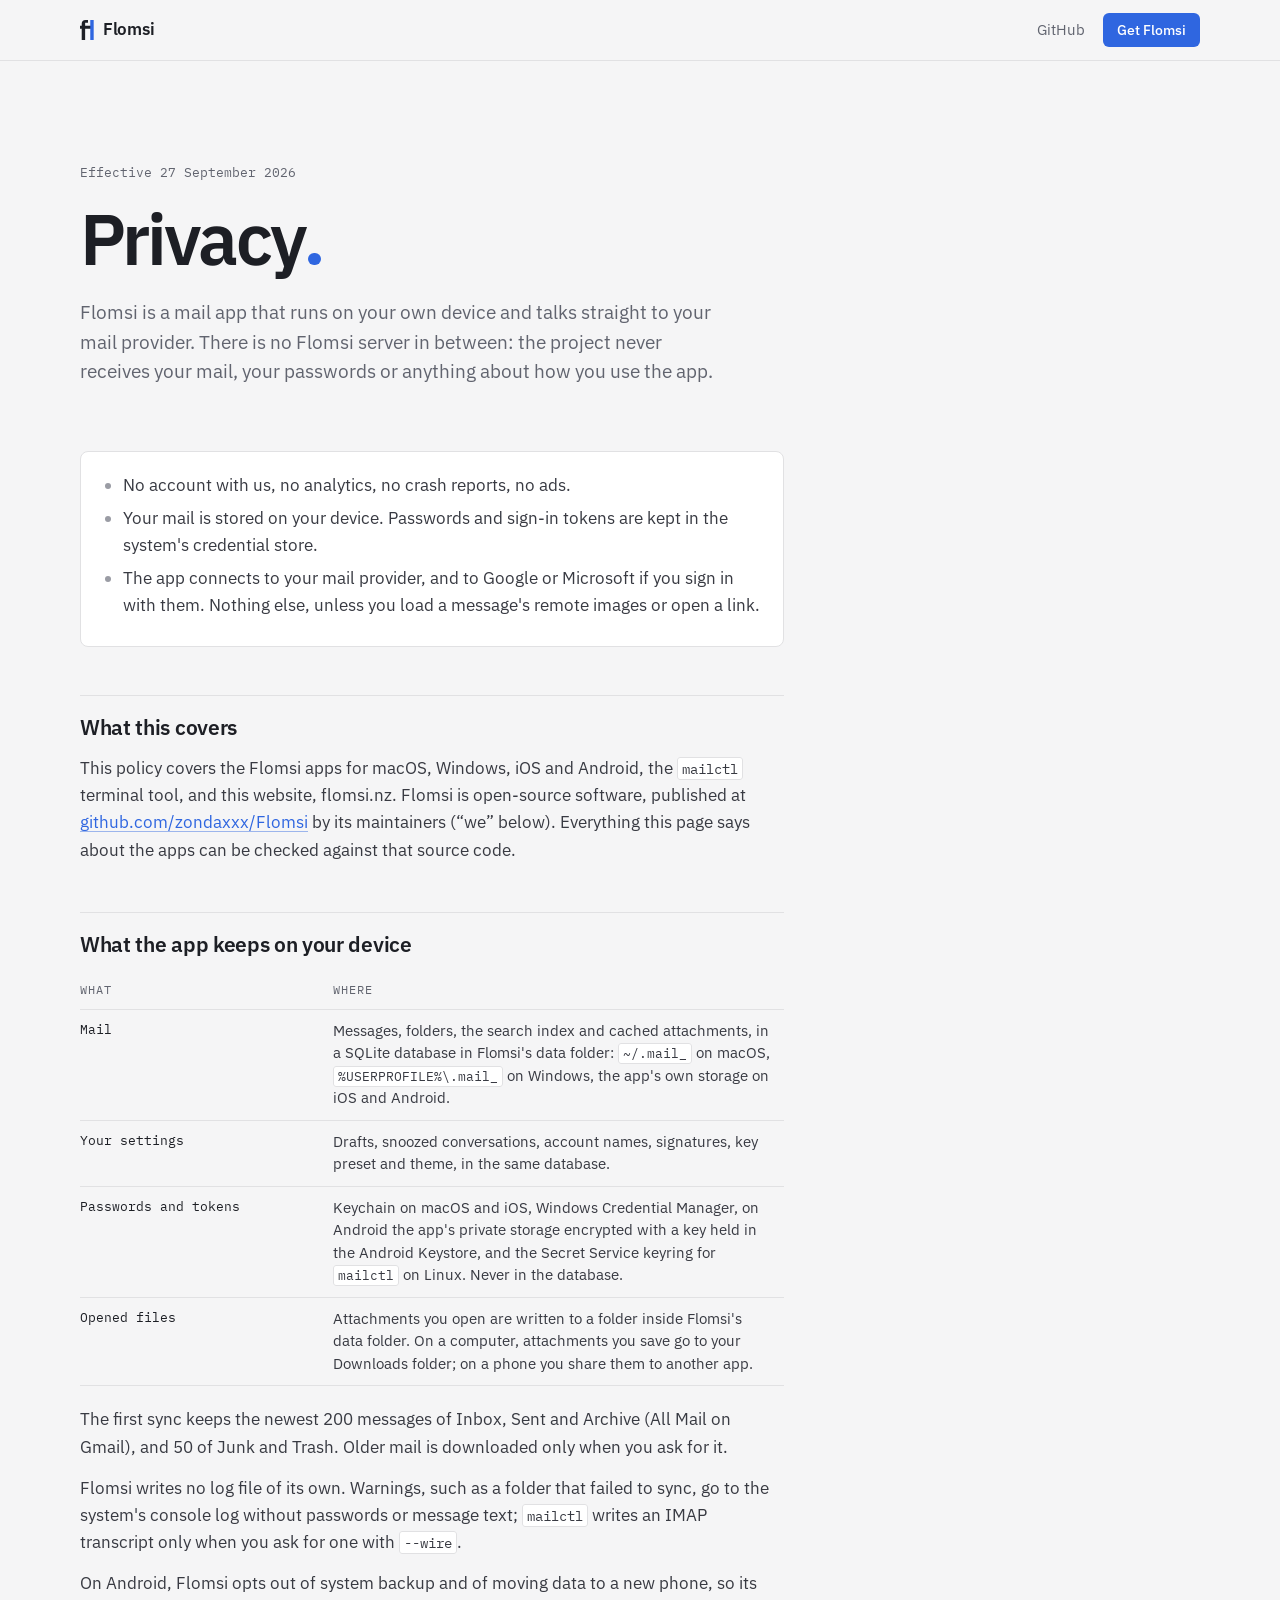
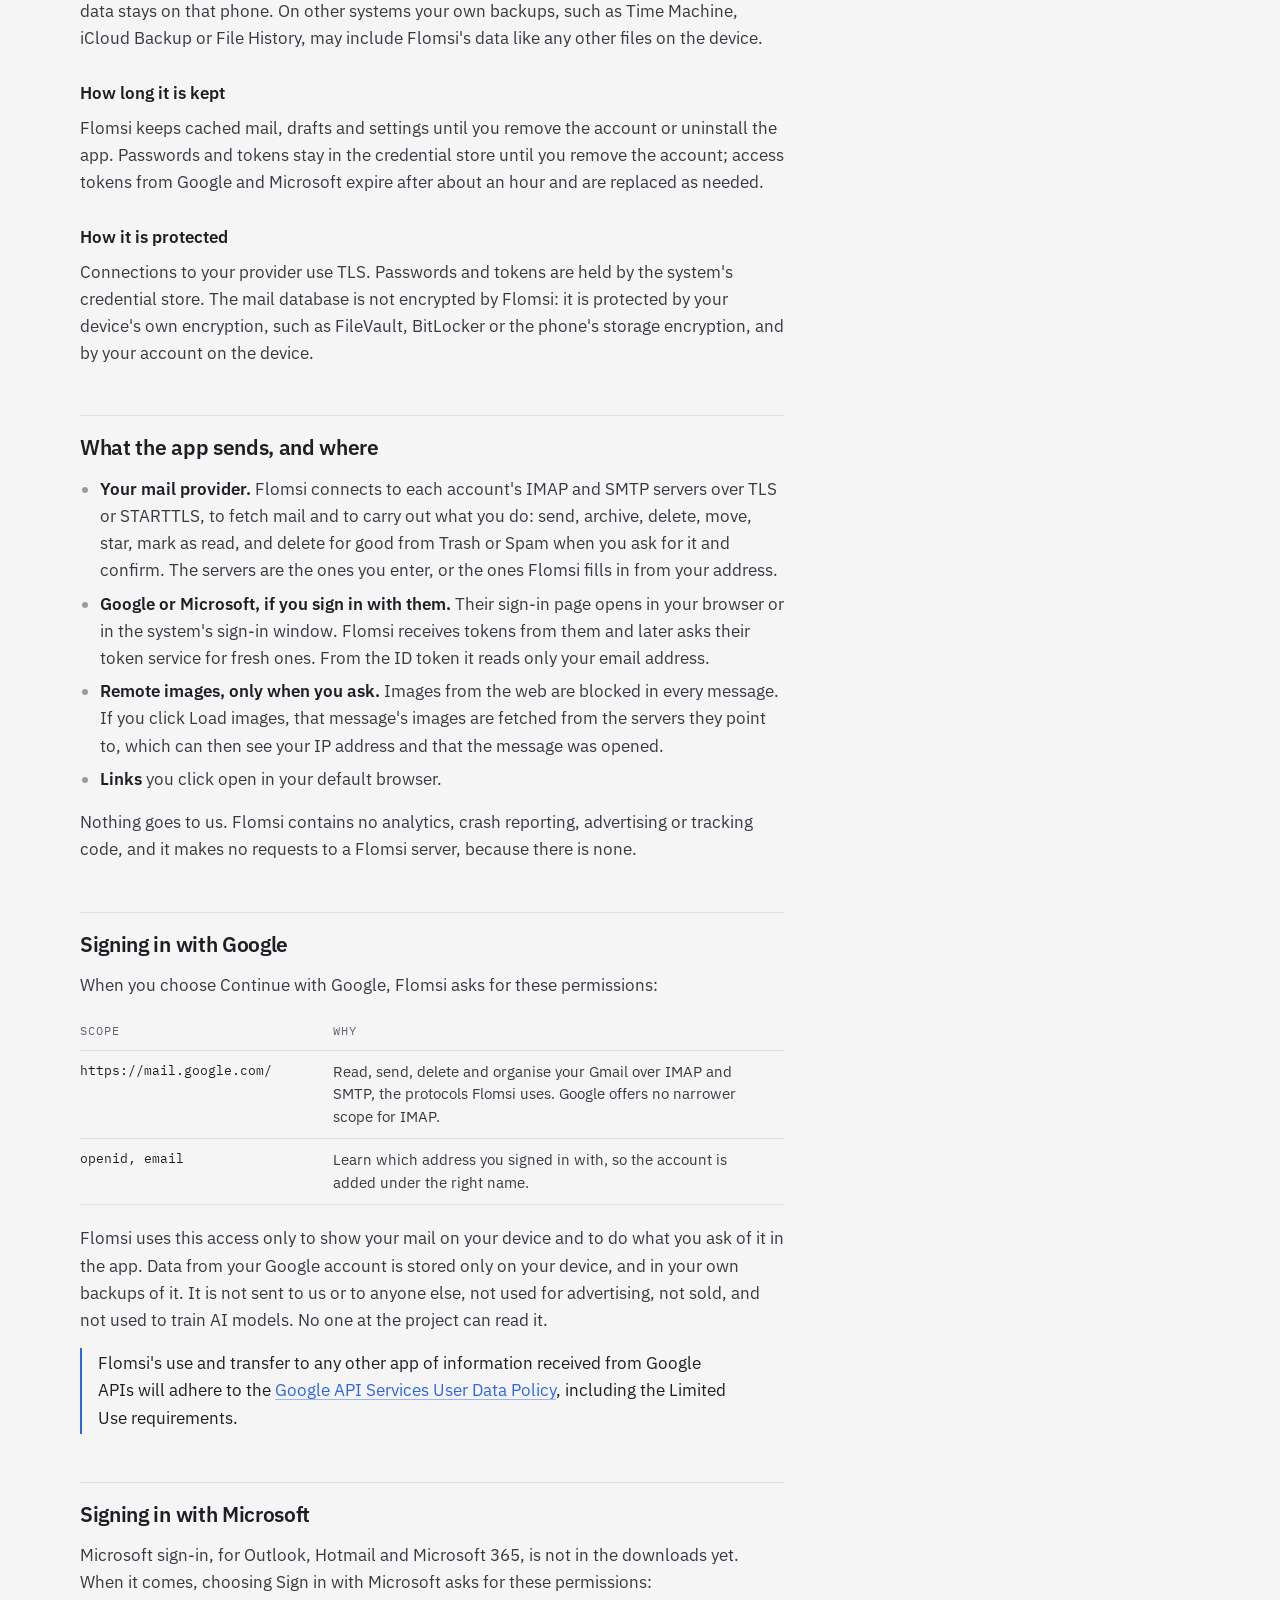
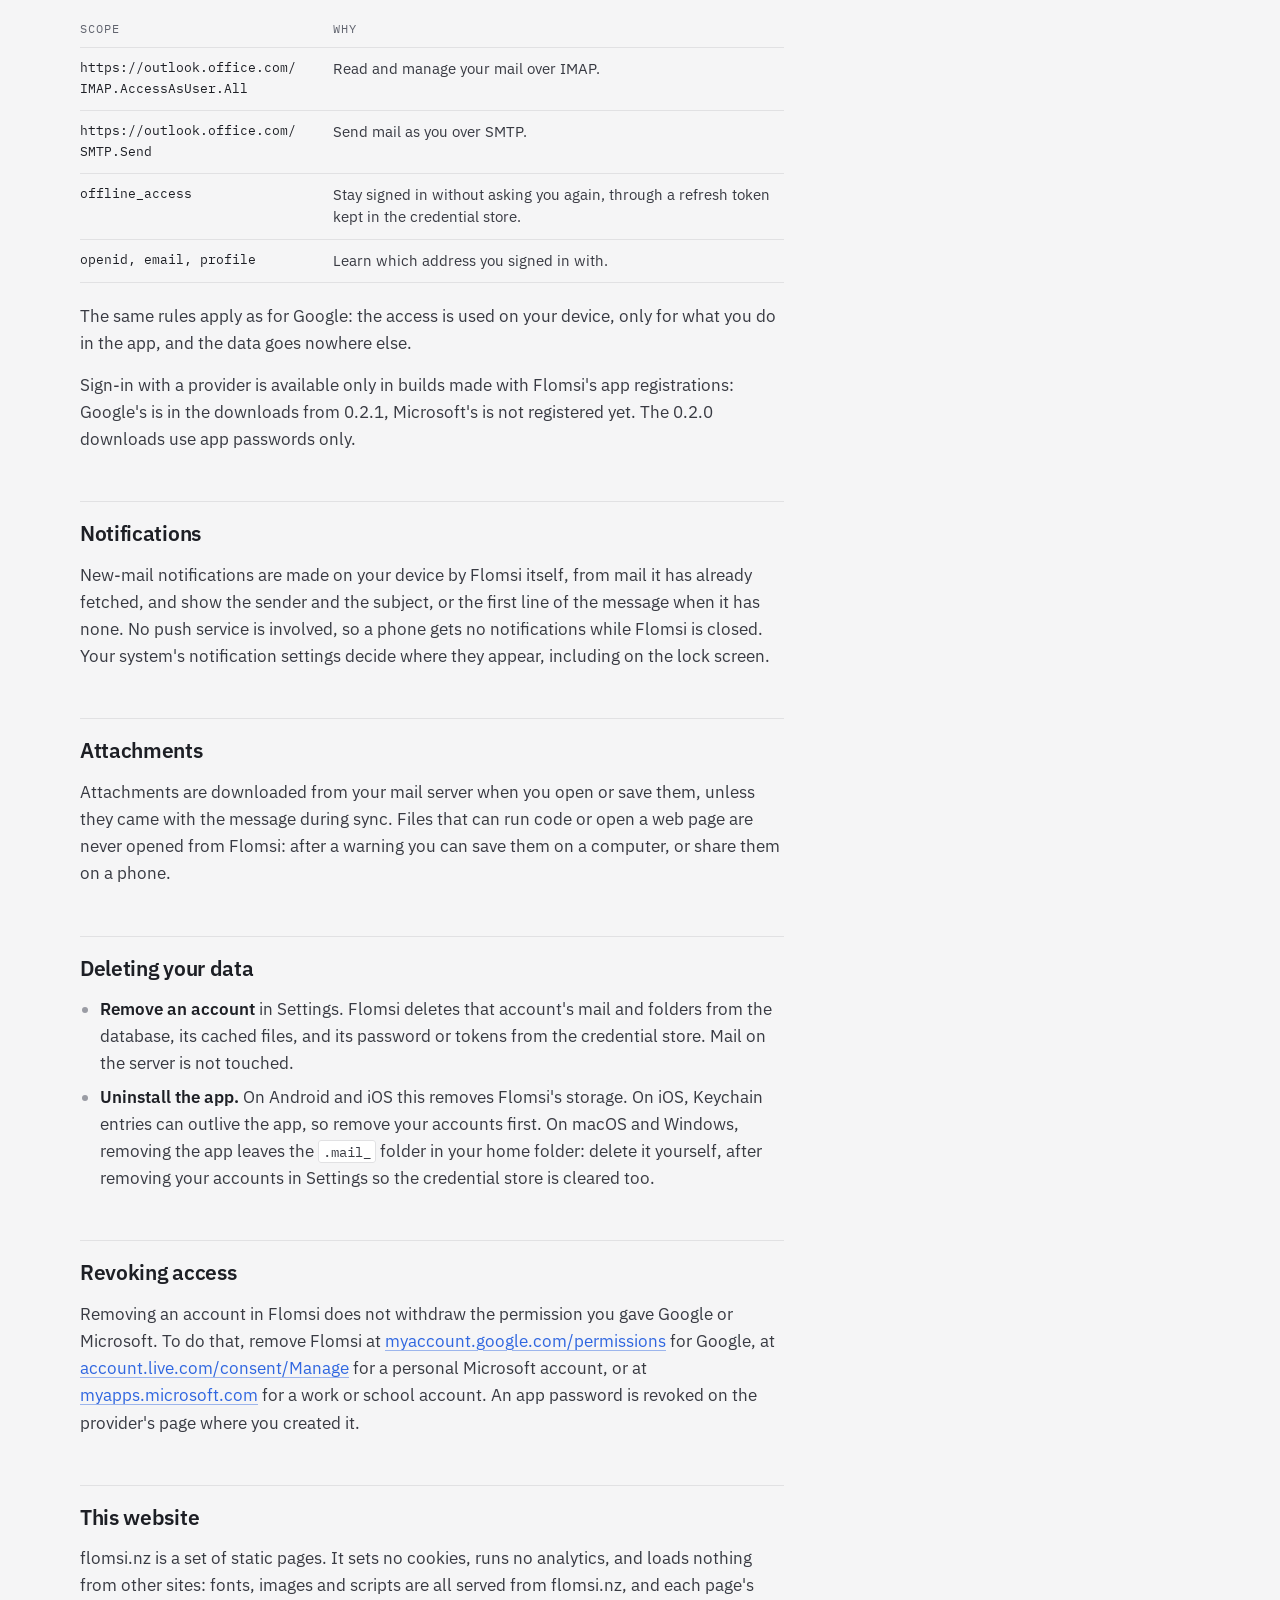
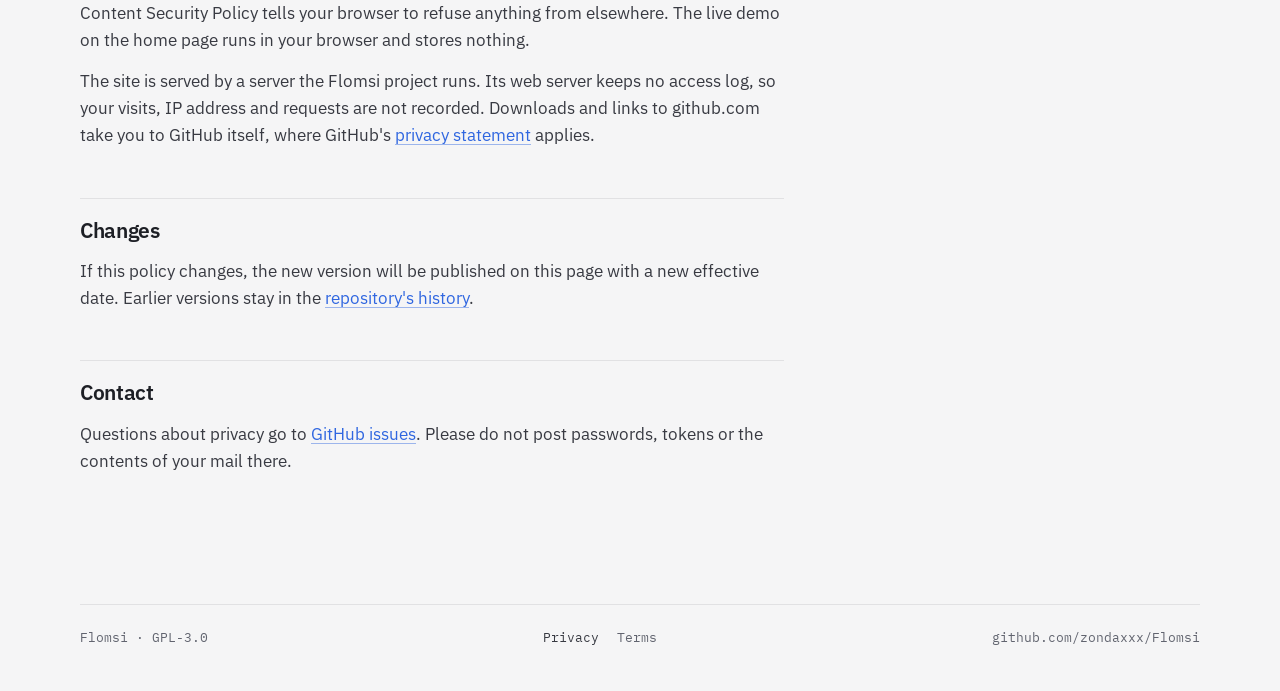
<file: site/privacy.html>
<!doctype html>
<html lang="en">
<head>
<meta charset="utf-8">
<!-- Holds the privacy page to its word: nothing loads from other sites, and the page runs and sends nothing. -->
<meta http-equiv="Content-Security-Policy" content="default-src 'self'; script-src 'none'; style-src 'self'; img-src 'self' data:; connect-src 'none'; object-src 'none'; base-uri 'none'; form-action 'none'">
<meta name="viewport" content="width=device-width, initial-scale=1, viewport-fit=cover">
<title>Privacy · Flomsi</title>
<meta name="description" content="How Flomsi handles your mail, passwords and Google or Microsoft sign-in: everything stays on your device, and nothing is sent to the Flomsi project.">
<link rel="canonical" href="https://flomsi.nz/privacy.html">
<meta name="theme-color" content="#101216" media="(prefers-color-scheme: dark)">
<meta name="theme-color" content="#f5f5f6" media="(prefers-color-scheme: light)">
<meta property="og:type" content="article">
<meta property="og:site_name" content="Flomsi">
<meta property="og:title" content="Privacy · Flomsi">
<meta property="og:description" content="Your mail stays on your device. No Flomsi server, no analytics.">
<meta property="og:url" content="https://flomsi.nz/privacy.html">
<meta property="og:image" content="https://flomsi.nz/og.png">
<meta property="og:image:width" content="1200">
<meta property="og:image:height" content="630">
<meta name="twitter:card" content="summary_large_image">
<link rel="icon" href="favicon.ico" sizes="32x32">
<link rel="icon" href="favicon.svg" type="image/svg+xml">
<link rel="apple-touch-icon" href="apple-touch-icon.png">
<link rel="preload" href="fonts/IBMPlexSans-Variable.woff2" as="font" type="font/woff2" crossorigin>
<link rel="stylesheet" href="site.css">
</head>
<body>
<a class="skip" href="#main">Skip to content</a>

<header class="nav">
  <div class="wrap">
    <a class="logo" href="./" aria-label="Flomsi home">
      <svg viewBox="24 24 384 560" aria-hidden="true"><path fill="currentColor" d="M72 584V268H24V188H72V132C72 62.88 110.88 24 180 24H248V104H168V188H360V268H168V584Z"/><path fill="var(--accent)" d="M312 24H408V584H312Z"/></svg>
      Flomsi
    </a>
    <div class="nav-end">
      <a class="gh" href="https://github.com/zondaxxx/Flomsi">GitHub</a>
      <a class="btn btn-p btn-sm" href="./#get">Get Flomsi</a>
    </div>
  </div>
</header>

<main class="doc" id="main">
  <div class="wrap">
    <div class="doc-head">
      <p class="eyebrow mono">Effective 27 September 2026</p>
      <h1>Privacy<i class="dot" aria-hidden="true"></i></h1>
      <p class="lede">Flomsi is a mail app that runs on your own device and talks straight to your mail provider. There is no Flomsi server in between: the project never receives your mail, your passwords or anything about how you use the app.</p>
    </div>

    <div class="prose">
      <div class="short">
        <ul>
          <li>No account with us, no analytics, no crash reports, no ads.</li>
          <li>Your mail is stored on your device. Passwords and sign-in tokens are kept in the system's credential store.</li>
          <li>The app connects to your mail provider, and to Google or Microsoft if you sign in with them. Nothing else, unless you load a message's remote images or open a link.</li>
        </ul>
      </div>

      <h2>What this covers</h2>
      <p>This policy covers the Flomsi apps for macOS, Windows, iOS and Android, the <code>mailctl</code> terminal tool, and this website, flomsi.nz. Flomsi is open-source software, published at <a href="https://github.com/zondaxxx/Flomsi">github.com/zondaxxx/Flomsi</a> by its maintainers (“we” below). Everything this page says about the apps can be checked against that source code.</p>

      <h2>What the app keeps on your device</h2>
      <div class="table">
        <table>
          <thead><tr><th scope="col">What</th><th scope="col">Where</th></tr></thead>
          <tbody>
            <tr><td>Mail</td><td>Messages, folders, the search index and cached attachments, in a SQLite database in Flomsi's data folder: <code>~/.mail_</code> on macOS, <code>%USERPROFILE%\.mail_</code> on Windows, the app's own storage on iOS and Android.</td></tr>
            <tr><td>Your settings</td><td>Drafts, snoozed conversations, account names, signatures, key preset and theme, in the same database.</td></tr>
            <tr><td>Passwords and tokens</td><td>Keychain on macOS and iOS, Windows Credential Manager, on Android the app's private storage encrypted with a key held in the Android Keystore, and the Secret Service keyring for <code>mailctl</code> on Linux. Never in the database.</td></tr>
            <tr><td>Opened files</td><td>Attachments you open are written to a folder inside Flomsi's data folder. On a computer, attachments you save go to your Downloads folder; on a phone you share them to another app.</td></tr>
          </tbody>
        </table>
      </div>
      <p>The first sync keeps the newest 200 messages of Inbox, Sent and Archive (All Mail on Gmail), and 50 of Junk and Trash. Older mail is downloaded only when you ask for it.</p>
      <p>Flomsi writes no log file of its own. Warnings, such as a folder that failed to sync, go to the system's console log without passwords or message text; <code>mailctl</code> writes an IMAP transcript only when you ask for one with <code>--wire</code>.</p>
      <p>On Android, Flomsi opts out of system backup and of moving data to a new phone, so its data stays on that phone. On other systems your own backups, such as Time Machine, iCloud Backup or File History, may include Flomsi's data like any other files on the device.</p>

      <h3>How long it is kept</h3>
      <p>Flomsi keeps cached mail, drafts and settings until you remove the account or uninstall the app. Passwords and tokens stay in the credential store until you remove the account; access tokens from Google and Microsoft expire after about an hour and are replaced as needed.</p>

      <h3>How it is protected</h3>
      <p>Connections to your provider use TLS. Passwords and tokens are held by the system's credential store. The mail database is not encrypted by Flomsi: it is protected by your device's own encryption, such as FileVault, BitLocker or the phone's storage encryption, and by your account on the device.</p>

      <h2>What the app sends, and where</h2>
      <ul>
        <li><strong>Your mail provider.</strong> Flomsi connects to each account's IMAP and SMTP servers over TLS or STARTTLS, to fetch mail and to carry out what you do: send, archive, delete, move, star, mark as read, and delete for good from Trash or Spam when you ask for it and confirm. The servers are the ones you enter, or the ones Flomsi fills in from your address.</li>
        <li><strong>Google or Microsoft, if you sign in with them.</strong> Their sign-in page opens in your browser or in the system's sign-in window. Flomsi receives tokens from them and later asks their token service for fresh ones. From the ID token it reads only your email address.</li>
        <li><strong>Remote images, only when you ask.</strong> Images from the web are blocked in every message. If you click Load images, that message's images are fetched from the servers they point to, which can then see your IP address and that the message was opened.</li>
        <li><strong>Links</strong> you click open in your default browser.</li>
      </ul>
      <p>Nothing goes to us. Flomsi contains no analytics, crash reporting, advertising or tracking code, and it makes no requests to a Flomsi server, because there is none.</p>

      <h2>Signing in with Google</h2>
      <p>When you choose Continue with Google, Flomsi asks for these permissions:</p>
      <div class="table">
        <table>
          <thead><tr><th scope="col">Scope</th><th scope="col">Why</th></tr></thead>
          <tbody>
            <tr><td>https://mail.google.com/</td><td>Read, send, delete and organise your Gmail over IMAP and SMTP, the protocols Flomsi uses. Google offers no narrower scope for IMAP.</td></tr>
            <tr><td>openid, email</td><td>Learn which address you signed in with, so the account is added under the right name.</td></tr>
          </tbody>
        </table>
      </div>
      <p>Flomsi uses this access only to show your mail on your device and to do what you ask of it in the app. Data from your Google account is stored only on your device, and in your own backups of it. It is not sent to us or to anyone else, not used for advertising, not sold, and not used to train AI models. No one at the project can read it.</p>
      <blockquote><p>Flomsi's use and transfer to any other app of information received from Google APIs will adhere to the <a href="https://developers.google.com/terms/api-services-user-data-policy">Google API Services User Data Policy</a>, including the Limited Use requirements.</p></blockquote>

      <h2>Signing in with Microsoft</h2>
      <p>Microsoft sign-in, for Outlook, Hotmail and Microsoft 365, is not in the downloads yet. When it comes, choosing Sign in with Microsoft asks for these permissions:</p>
      <div class="table">
        <table>
          <thead><tr><th scope="col">Scope</th><th scope="col">Why</th></tr></thead>
          <tbody>
            <tr><td>https://outlook.office.com/<wbr>IMAP.AccessAsUser.All</td><td>Read and manage your mail over IMAP.</td></tr>
            <tr><td>https://outlook.office.com/<wbr>SMTP.Send</td><td>Send mail as you over SMTP.</td></tr>
            <tr><td>offline_access</td><td>Stay signed in without asking you again, through a refresh token kept in the credential store.</td></tr>
            <tr><td>openid, email, profile</td><td>Learn which address you signed in with.</td></tr>
          </tbody>
        </table>
      </div>
      <p>The same rules apply as for Google: the access is used on your device, only for what you do in the app, and the data goes nowhere else.</p>
      <p>Sign-in with a provider is available only in builds made with Flomsi's app registrations: Google's is in the downloads from 0.2.1, Microsoft's is not registered yet. The 0.2.0 downloads use app passwords only.</p>

      <h2>Notifications</h2>
      <p>New-mail notifications are made on your device by Flomsi itself, from mail it has already fetched, and show the sender and the subject, or the first line of the message when it has none. No push service is involved, so a phone gets no notifications while Flomsi is closed. Your system's notification settings decide where they appear, including on the lock screen.</p>

      <h2>Attachments</h2>
      <p>Attachments are downloaded from your mail server when you open or save them, unless they came with the message during sync. Files that can run code or open a web page are never opened from Flomsi: after a warning you can save them on a computer, or share them on a phone.</p>

      <h2>Deleting your data</h2>
      <ul>
        <li><strong>Remove an account</strong> in Settings. Flomsi deletes that account's mail and folders from the database, its cached files, and its password or tokens from the credential store. Mail on the server is not touched.</li>
        <li><strong>Uninstall the app.</strong> On Android and iOS this removes Flomsi's storage. On iOS, Keychain entries can outlive the app, so remove your accounts first. On macOS and Windows, removing the app leaves the <code>.mail_</code> folder in your home folder: delete it yourself, after removing your accounts in Settings so the credential store is cleared too.</li>
      </ul>

      <h2>Revoking access</h2>
      <p>Removing an account in Flomsi does not withdraw the permission you gave Google or Microsoft. To do that, remove Flomsi at <a href="https://myaccount.google.com/permissions">myaccount.google.com/permissions</a> for Google, at <a href="https://account.live.com/consent/Manage">account.live.com/consent/Manage</a> for a personal Microsoft account, or at <a href="https://myapps.microsoft.com">myapps.microsoft.com</a> for a work or school account. An app password is revoked on the provider's page where you created it.</p>

      <h2>This website</h2>
      <p>flomsi.nz is a set of static pages. It sets no cookies, runs no analytics, and loads nothing from other sites: fonts, images and scripts are all served from flomsi.nz, and each page's Content Security Policy tells your browser to refuse anything from elsewhere. The live demo on the home page runs in your browser and stores nothing.</p>
      <p>The site is served by a server the Flomsi project runs. Its web server keeps no access log, so your visits, IP address and requests are not recorded. Downloads and links to github.com take you to GitHub itself, where GitHub's <a href="https://docs.github.com/en/site-policy/privacy-policies/github-general-privacy-statement">privacy statement</a> applies.</p>

      <h2>Changes</h2>
      <p>If this policy changes, the new version will be published on this page with a new effective date. Earlier versions stay in the <a href="https://github.com/zondaxxx/Flomsi/commits/main/site/privacy.html">repository's history</a>.</p>

      <h2>Contact</h2>
      <p>Questions about privacy go to <a href="https://github.com/zondaxxx/Flomsi/issues">GitHub issues</a>. Please do not post passwords, tokens or the contents of your mail there.</p>
    </div>
  </div>
</main>

<div class="wrap">
  <footer class="foot mono">
    <span>Flomsi · GPL-3.0</span>
    <nav aria-label="Legal"><a href="privacy.html" aria-current="page">Privacy</a><a href="terms.html">Terms</a></nav>
    <a href="https://github.com/zondaxxx/Flomsi">github.com/zondaxxx/Flomsi</a>
  </footer>
</div>

</body>
</html>
</file>
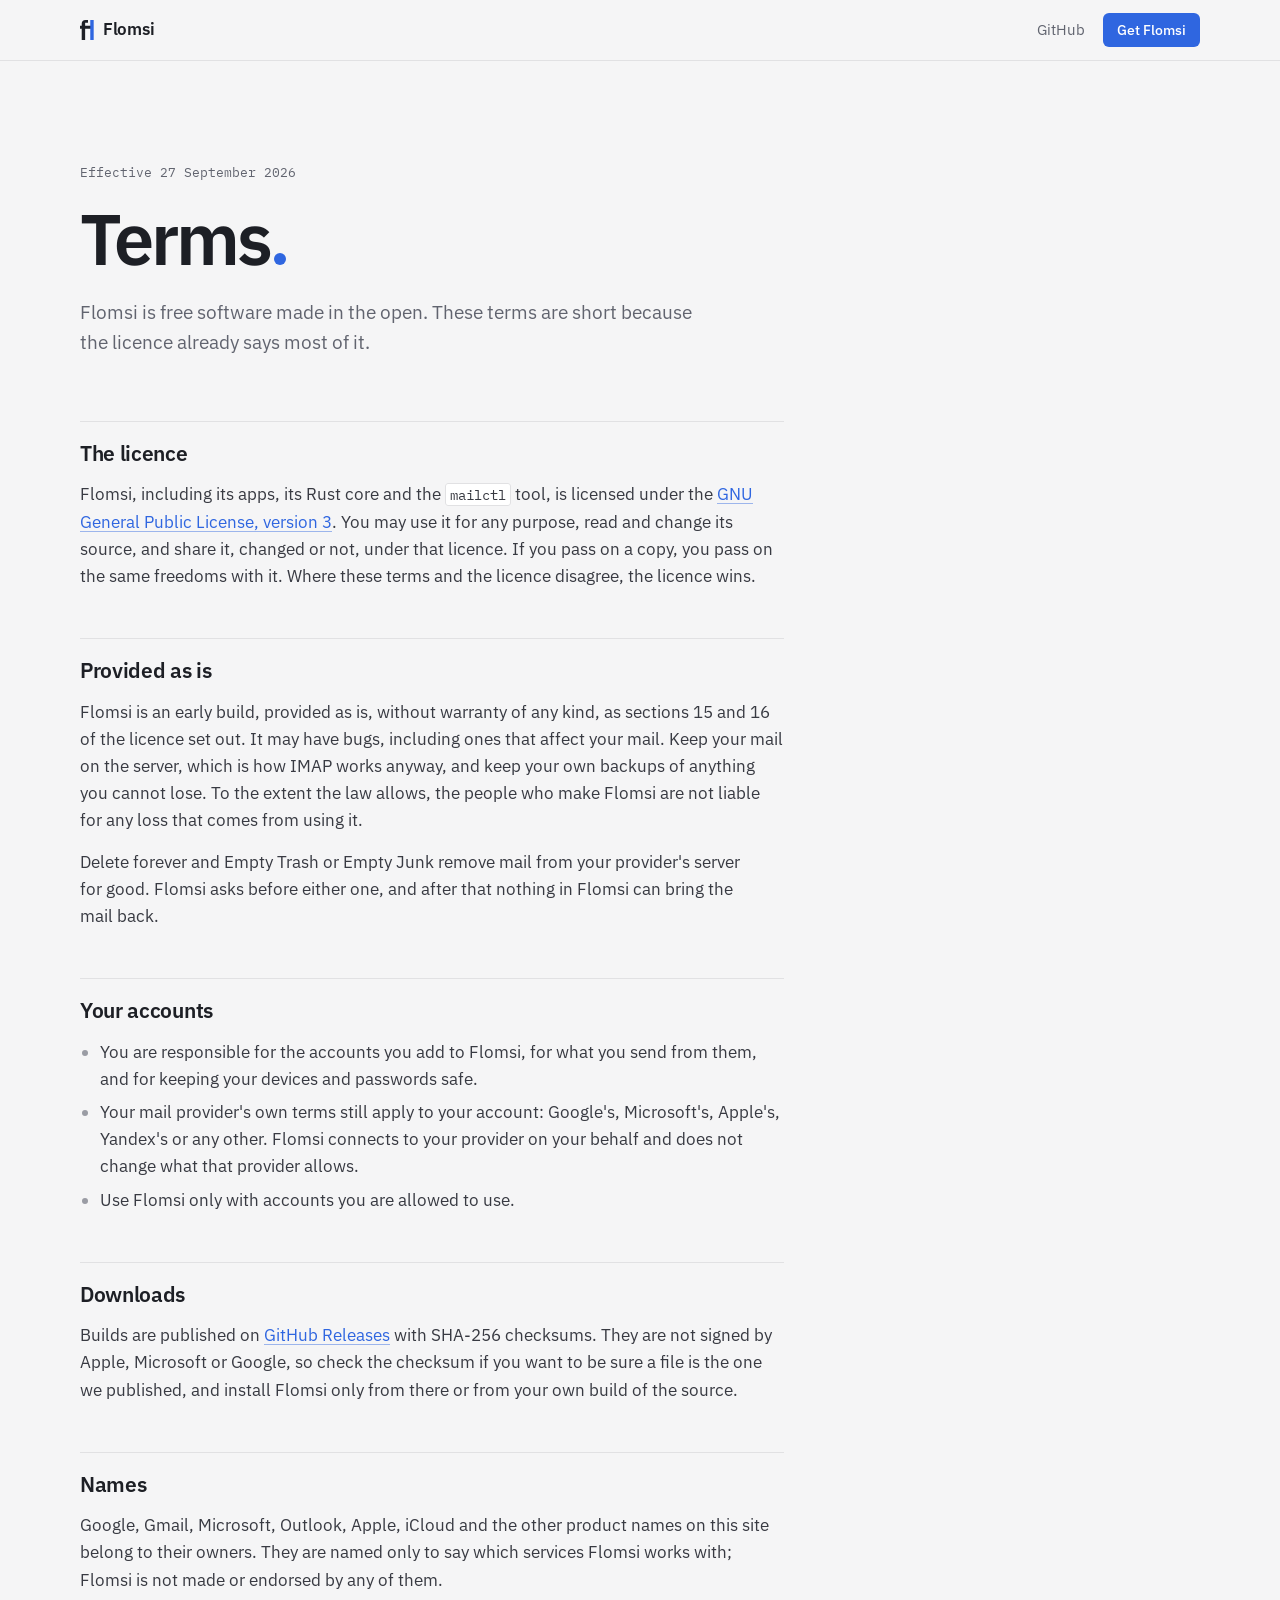
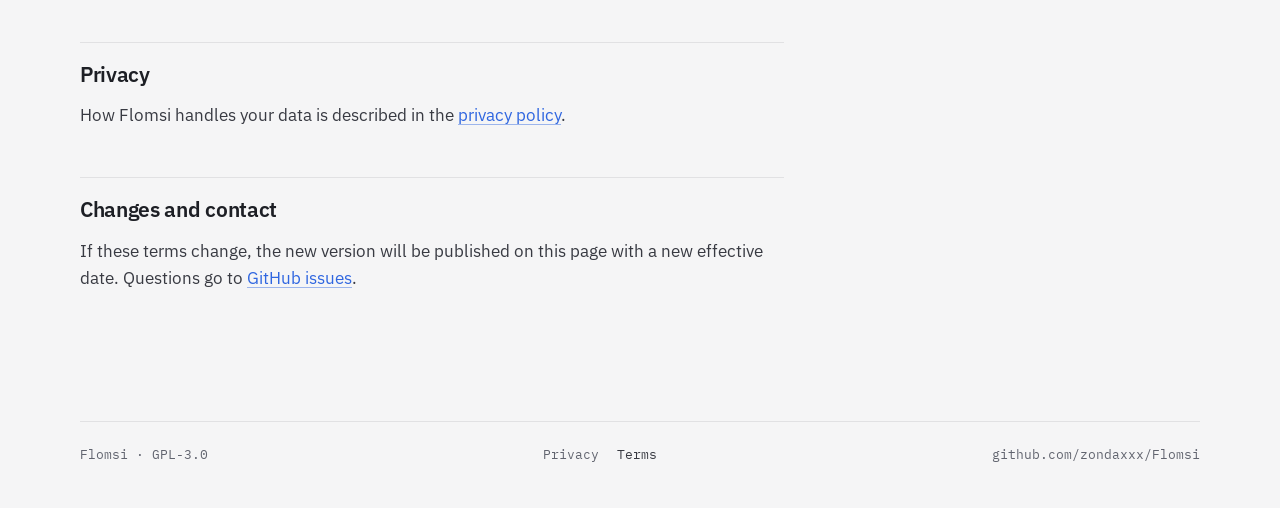
<file: site/terms.html>
<!doctype html>
<html lang="en">
<head>
<meta charset="utf-8">
<!-- Holds the privacy page to its word: nothing loads from other sites, and the page runs and sends nothing. -->
<meta http-equiv="Content-Security-Policy" content="default-src 'self'; script-src 'none'; style-src 'self'; img-src 'self' data:; connect-src 'none'; object-src 'none'; base-uri 'none'; form-action 'none'">
<meta name="viewport" content="width=device-width, initial-scale=1, viewport-fit=cover">
<title>Terms · Flomsi</title>
<meta name="description" content="The terms for using Flomsi: free software under the GNU GPL, version 3, provided as is, with your mail provider's terms still in force.">
<link rel="canonical" href="https://flomsi.nz/terms.html">
<meta name="theme-color" content="#101216" media="(prefers-color-scheme: dark)">
<meta name="theme-color" content="#f5f5f6" media="(prefers-color-scheme: light)">
<meta property="og:type" content="article">
<meta property="og:site_name" content="Flomsi">
<meta property="og:title" content="Terms · Flomsi">
<meta property="og:description" content="Free software under the GNU GPL, version 3, provided as is.">
<meta property="og:url" content="https://flomsi.nz/terms.html">
<meta property="og:image" content="https://flomsi.nz/og.png">
<meta property="og:image:width" content="1200">
<meta property="og:image:height" content="630">
<meta name="twitter:card" content="summary_large_image">
<link rel="icon" href="favicon.ico" sizes="32x32">
<link rel="icon" href="favicon.svg" type="image/svg+xml">
<link rel="apple-touch-icon" href="apple-touch-icon.png">
<link rel="preload" href="fonts/IBMPlexSans-Variable.woff2" as="font" type="font/woff2" crossorigin>
<link rel="stylesheet" href="site.css">
</head>
<body>
<a class="skip" href="#main">Skip to content</a>

<header class="nav">
  <div class="wrap">
    <a class="logo" href="./" aria-label="Flomsi home">
      <svg viewBox="24 24 384 560" aria-hidden="true"><path fill="currentColor" d="M72 584V268H24V188H72V132C72 62.88 110.88 24 180 24H248V104H168V188H360V268H168V584Z"/><path fill="var(--accent)" d="M312 24H408V584H312Z"/></svg>
      Flomsi
    </a>
    <div class="nav-end">
      <a class="gh" href="https://github.com/zondaxxx/Flomsi">GitHub</a>
      <a class="btn btn-p btn-sm" href="./#get">Get Flomsi</a>
    </div>
  </div>
</header>

<main class="doc" id="main">
  <div class="wrap">
    <div class="doc-head">
      <p class="eyebrow mono">Effective 27 September 2026</p>
      <h1>Terms<i class="dot" aria-hidden="true"></i></h1>
      <p class="lede">Flomsi is free software made in the open. These terms are short because the licence already says most of it.</p>
    </div>

    <div class="prose">
      <h2>The licence</h2>
      <p>Flomsi, including its apps, its Rust core and the <code>mailctl</code> tool, is licensed under the <a href="https://github.com/zondaxxx/Flomsi/blob/main/LICENSE">GNU General Public License, version 3</a>. You may use it for any purpose, read and change its source, and share it, changed or not, under that licence. If you pass on a copy, you pass on the same freedoms with it. Where these terms and the licence disagree, the licence wins.</p>

      <h2>Provided as is</h2>
      <p>Flomsi is an early build, provided as is, without warranty of any kind, as sections 15 and 16 of the licence set out. It may have bugs, including ones that affect your mail. Keep your mail on the server, which is how IMAP works anyway, and keep your own backups of anything you cannot lose. To the extent the law allows, the people who make Flomsi are not liable for any loss that comes from using it.</p>
      <p>Delete forever and Empty Trash or Empty Junk remove mail from your provider's server for good. Flomsi asks before either one, and after that nothing in Flomsi can bring the mail back.</p>

      <h2>Your accounts</h2>
      <ul>
        <li>You are responsible for the accounts you add to Flomsi, for what you send from them, and for keeping your devices and passwords safe.</li>
        <li>Your mail provider's own terms still apply to your account: Google's, Microsoft's, Apple's, Yandex's or any other. Flomsi connects to your provider on your behalf and does not change what that provider allows.</li>
        <li>Use Flomsi only with accounts you are allowed to use.</li>
      </ul>

      <h2>Downloads</h2>
      <p>Builds are published on <a href="https://github.com/zondaxxx/Flomsi/releases">GitHub Releases</a> with SHA-256 checksums. They are not signed by Apple, Microsoft or Google, so check the checksum if you want to be sure a file is the one we published, and install Flomsi only from there or from your own build of the source.</p>

      <h2>Names</h2>
      <p>Google, Gmail, Microsoft, Outlook, Apple, iCloud and the other product names on this site belong to their owners. They are named only to say which services Flomsi works with; Flomsi is not made or endorsed by any of them.</p>

      <h2>Privacy</h2>
      <p>How Flomsi handles your data is described in the <a href="privacy.html">privacy policy</a>.</p>

      <h2>Changes and contact</h2>
      <p>If these terms change, the new version will be published on this page with a new effective date. Questions go to <a href="https://github.com/zondaxxx/Flomsi/issues">GitHub issues</a>.</p>
    </div>
  </div>
</main>

<div class="wrap">
  <footer class="foot mono">
    <span>Flomsi · GPL-3.0</span>
    <nav aria-label="Legal"><a href="privacy.html">Privacy</a><a href="terms.html" aria-current="page">Terms</a></nav>
    <a href="https://github.com/zondaxxx/Flomsi">github.com/zondaxxx/Flomsi</a>
  </footer>
</div>

</body>
</html>
</file>
<file: site/site.css>
/* Privacy, terms and 404. The home page keeps its own inline copy of these rules so it works
   as one file; the tokens and type below are the same. */

/* IBM Plex, served from this site (SIL OFL 1.1, fonts/OFL.txt): no third-party requests.
   Plex has no ⌘ ⇧ ↵, so both stacks keep system fonts behind it. The URLs resolve against
   this file, so they hold on 404.html too, which the server sends at any depth. */
@font-face{font-family:"IBM Plex Sans";src:url(fonts/IBMPlexSans-Variable.woff2) format("woff2");font-weight:400 700;font-style:normal;font-display:swap}
@font-face{font-family:"IBM Plex Mono";src:url(fonts/IBMPlexMono-Regular.woff2) format("woff2");font-weight:400;font-style:normal;font-display:swap}
@font-face{font-family:"IBM Plex Mono";src:url(fonts/IBMPlexMono-Medium.woff2) format("woff2");font-weight:500;font-style:normal;font-display:swap}

/* One Dark by default, One Light when the system asks for it. Text pages have no section
   tones to follow, so they follow the visitor. The light accent is one step darker than the
   app's #4078f2 so links and white button text reach 4.5:1; --ink3 is for rules and markers only. */
:root{
  color-scheme:dark;
  --sans:"IBM Plex Sans",system-ui,-apple-system,"Segoe UI",Roboto,sans-serif;
  --mono:"IBM Plex Mono",ui-monospace,"SF Mono",Menlo,Consolas,monospace;
  --page:#101216;--page2:#16181d;--surface:#1b1e24;--ink:#d7dae0;--ink-strong:#f1f2f4;--ink2:#8b93a1;--ink3:#5f6673;
  --line:#23262d;--accent:#74ade8;--accent2:#8fbdee;--accent-ink:#0f1216;
}
@media (prefers-color-scheme:light){
  :root{
    color-scheme:light;
    --page:#f5f5f6;--page2:#ececee;--surface:#ffffff;--ink:#383a42;--ink-strong:#1d1f25;--ink2:#61646f;--ink3:#9a9ca4;
    --line:#e1e1e3;--accent:#2f66e0;--accent2:#2a5fd6;--accent-ink:#ffffff;
  }
}

*,*::before,*::after{box-sizing:border-box}
html{scroll-padding-top:64px}
/* A column, so a short page like 404 keeps its footer at the bottom of the window. */
body{min-height:100vh;min-height:100dvh;display:flex;flex-direction:column;margin:0;background:var(--page);color:var(--ink);font:400 16px/1.6 var(--sans);-webkit-font-smoothing:antialiased;text-rendering:optimizeLegibility}
main{flex:1}
body>.wrap{width:100%}
.mono{font-family:var(--mono);font-variant-numeric:tabular-nums}
a{color:inherit}
:focus-visible{outline:2px solid var(--accent);outline-offset:2px}
.wrap{max-width:1200px;margin-inline:auto;padding-inline:max(clamp(16px,4vw,40px),env(safe-area-inset-left,0px))}
.ic{width:14px;height:14px;flex:none;fill:none;stroke:currentColor;stroke-width:1.3;stroke-linecap:round;stroke-linejoin:round}
.skip{position:absolute;left:12px;top:-60px;z-index:60;padding:8px 12px;border:1px solid var(--line);border-radius:6px;background:var(--surface);color:var(--ink-strong);font-size:14.5px;text-decoration:none}
.skip:focus{top:10px}

/* ---------- Nav ---------- */
.nav{position:sticky;top:0;z-index:40;background:var(--page);border-bottom:1px solid var(--line)}
.nav .wrap{height:60px;display:flex;align-items:center;gap:32px}
.logo{display:flex;align-items:center;gap:9px;font-weight:600;font-size:17px;letter-spacing:-.01em;color:var(--ink-strong);text-decoration:none}
.logo svg{width:13.7px;height:20px}
.nav-end{margin-left:auto;display:flex;align-items:center;gap:18px;font-size:14.5px}
.nav-end .gh{color:var(--ink2);text-decoration:none}
.nav-end .gh:hover{color:var(--ink-strong)}
.btn{display:inline-flex;align-items:center;justify-content:center;gap:8px;height:42px;padding:0 18px;border-radius:6px;border:1px solid transparent;font:500 15px/1 var(--sans);text-decoration:none;cursor:pointer;transition:background-color .15s,border-color .15s,color .15s;white-space:nowrap}
.btn-p{background:var(--accent);color:var(--accent-ink)}
.btn-p:hover{background:var(--accent2)}
.btn-s{border-color:var(--line);color:var(--ink-strong);background:transparent}
.btn-s:hover{background:var(--page2)}
.btn-sm{height:34px;padding:0 13px;font-size:14px}
@media (max-width:520px){.nav-end .gh{display:none}}

/* ---------- Text pages ---------- */
.doc{padding-block:clamp(56px,8vw,112px) clamp(72px,9vw,128px)}
.doc-head{max-width:46rem}
.eyebrow{margin:0 0 18px;font-size:13px;color:var(--ink2)}
h1{margin:0;font-weight:600;font-size:clamp(40px,6vw,72px);line-height:1;letter-spacing:-.04em;color:var(--ink-strong);text-wrap:balance}
.dot{display:inline-block;width:.17em;height:.17em;border-radius:50%;background:var(--accent);margin-left:.05em}
.lede{margin:24px 0 0;max-width:40rem;font-size:clamp(17px,1.6vw,19px);line-height:1.55;color:var(--ink2);text-wrap:pretty}
/* The body sits in one readable column; each part opens on a hairline, like the home page's log. */
.prose{max-width:44rem;margin-top:clamp(40px,6vw,64px)}
.prose h2{margin:48px 0 14px;padding-top:18px;border-top:1px solid var(--line);font-size:21px;font-weight:600;letter-spacing:-.015em;line-height:1.3;color:var(--ink-strong)}
.prose h2:first-child{margin-top:0}
.prose h3{margin:28px 0 8px;font-size:16.5px;font-weight:600;color:var(--ink-strong)}
.prose p,.prose li{font-size:16.5px;line-height:1.65;text-wrap:pretty}
.prose p{margin:0 0 14px}
.prose ul,.prose ol{margin:0 0 16px;padding-left:1.25em}
.prose li{margin-bottom:6px}
.prose li::marker{color:var(--ink3)}
/* Links in running text carry a hairline underline: their colour alone sits too close to the text around them. */
.prose a{color:var(--accent);text-decoration-line:underline;text-decoration-thickness:1px;text-underline-offset:3px;text-decoration-color:color-mix(in srgb,currentColor 45%,transparent)}
.prose a:hover{text-decoration-color:currentColor}
.prose strong{font-weight:600;color:var(--ink-strong)}
.prose code{padding:1px 4px;border:1px solid var(--line);border-radius:3px;background:var(--surface);font:400 .86em/1.5 var(--mono);overflow-wrap:anywhere;-webkit-box-decoration-break:clone;box-decoration-break:clone}
.prose blockquote{margin:0 0 16px;padding:2px 0 2px 16px;border-left:2px solid var(--accent);color:var(--ink-strong)}
.prose blockquote p{margin:0}
/* Scopes and stores: a plain table with hairlines; it scrolls on its own on a narrow phone. */
.table{margin:4px 0 20px;overflow-x:auto}
.prose table{width:100%;border-collapse:collapse;font-size:15px;line-height:1.5}
.prose th,.prose td{padding:10px 12px 10px 0;border-bottom:1px solid var(--line);text-align:left;vertical-align:top}
.prose th{font:400 12px/1.4 var(--mono);letter-spacing:.08em;text-transform:uppercase;color:var(--ink2)}
.prose td:first-child{width:36%;padding-right:20px;font:400 13px/1.6 var(--mono);color:var(--ink-strong);overflow-wrap:anywhere}
/* On a phone each row becomes the name over its explanation. */
@media (max-width:560px){
  .prose table,.prose tbody,.prose tr,.prose td{display:block;width:auto}
  .prose thead{display:none}
  .prose tr{padding:10px 0;border-bottom:1px solid var(--line)}
  .prose td,.prose td:first-child{width:auto;padding:0;border:0}
  .prose td:first-child{margin-bottom:2px}
}
.short{margin:0 0 8px;padding:20px 22px;border:1px solid var(--line);border-radius:8px;background:var(--surface)}
.short p:last-child,.short ul:last-child{margin-bottom:0}
.ctas{display:flex;gap:10px;flex-wrap:wrap;margin-top:32px}

/* ---------- Footer ---------- */
.foot{display:flex;justify-content:space-between;flex-wrap:wrap;gap:10px 24px;padding-block:22px calc(44px + env(safe-area-inset-bottom,0px));border-top:1px solid var(--line);font-size:12.5px;color:var(--ink2)}
.foot nav{display:flex;gap:18px}
.foot a{text-decoration:none}
.foot a:hover,.foot a[aria-current]{color:var(--ink)}

/* Touch screens: the small controls get a target of about 40px; the negative margins keep the layout as drawn. */
@media (pointer:coarse){
  .btn-sm{height:40px}
  .foot a{display:inline-block;padding-block:10px;margin-block:-10px}
  .logo{padding-block:8px}
}

@media (prefers-reduced-motion:reduce){
  *,*::before,*::after{animation-duration:.001ms!important;transition-duration:.001ms!important}
}
</file>
